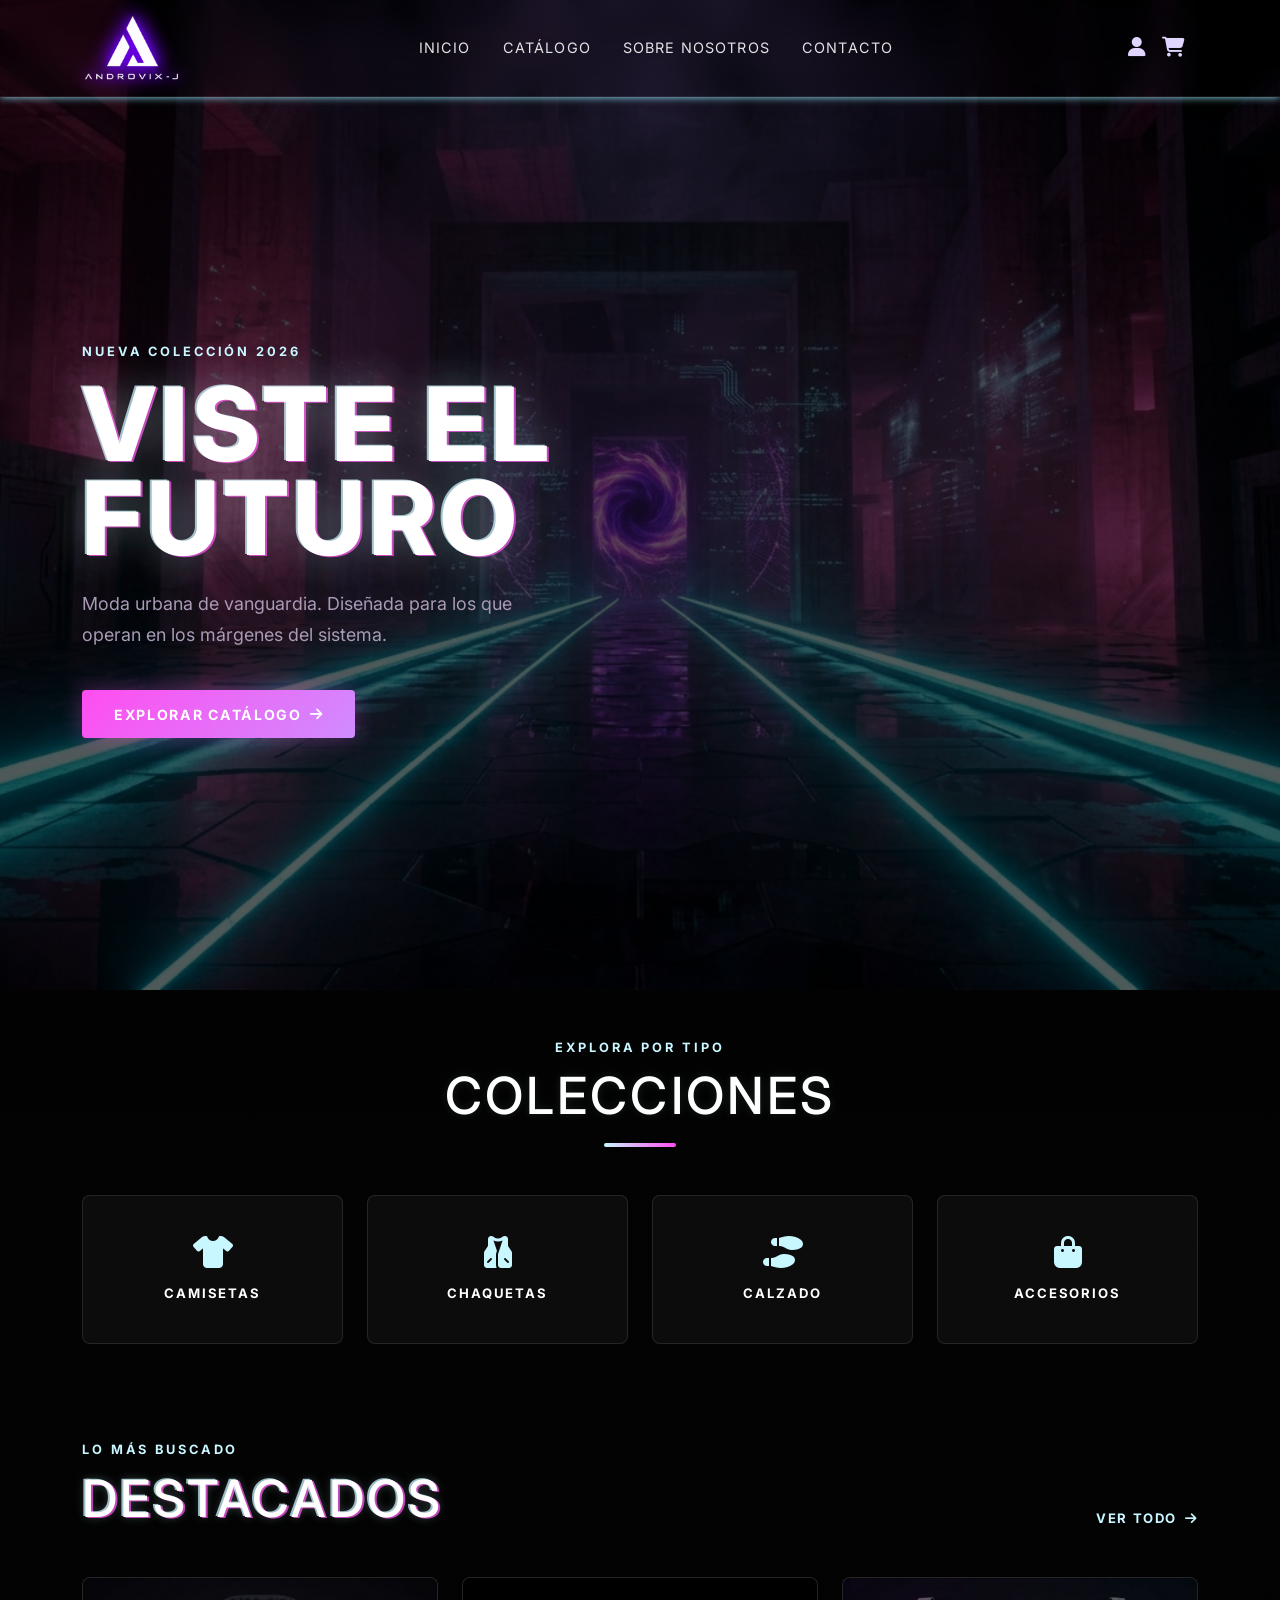
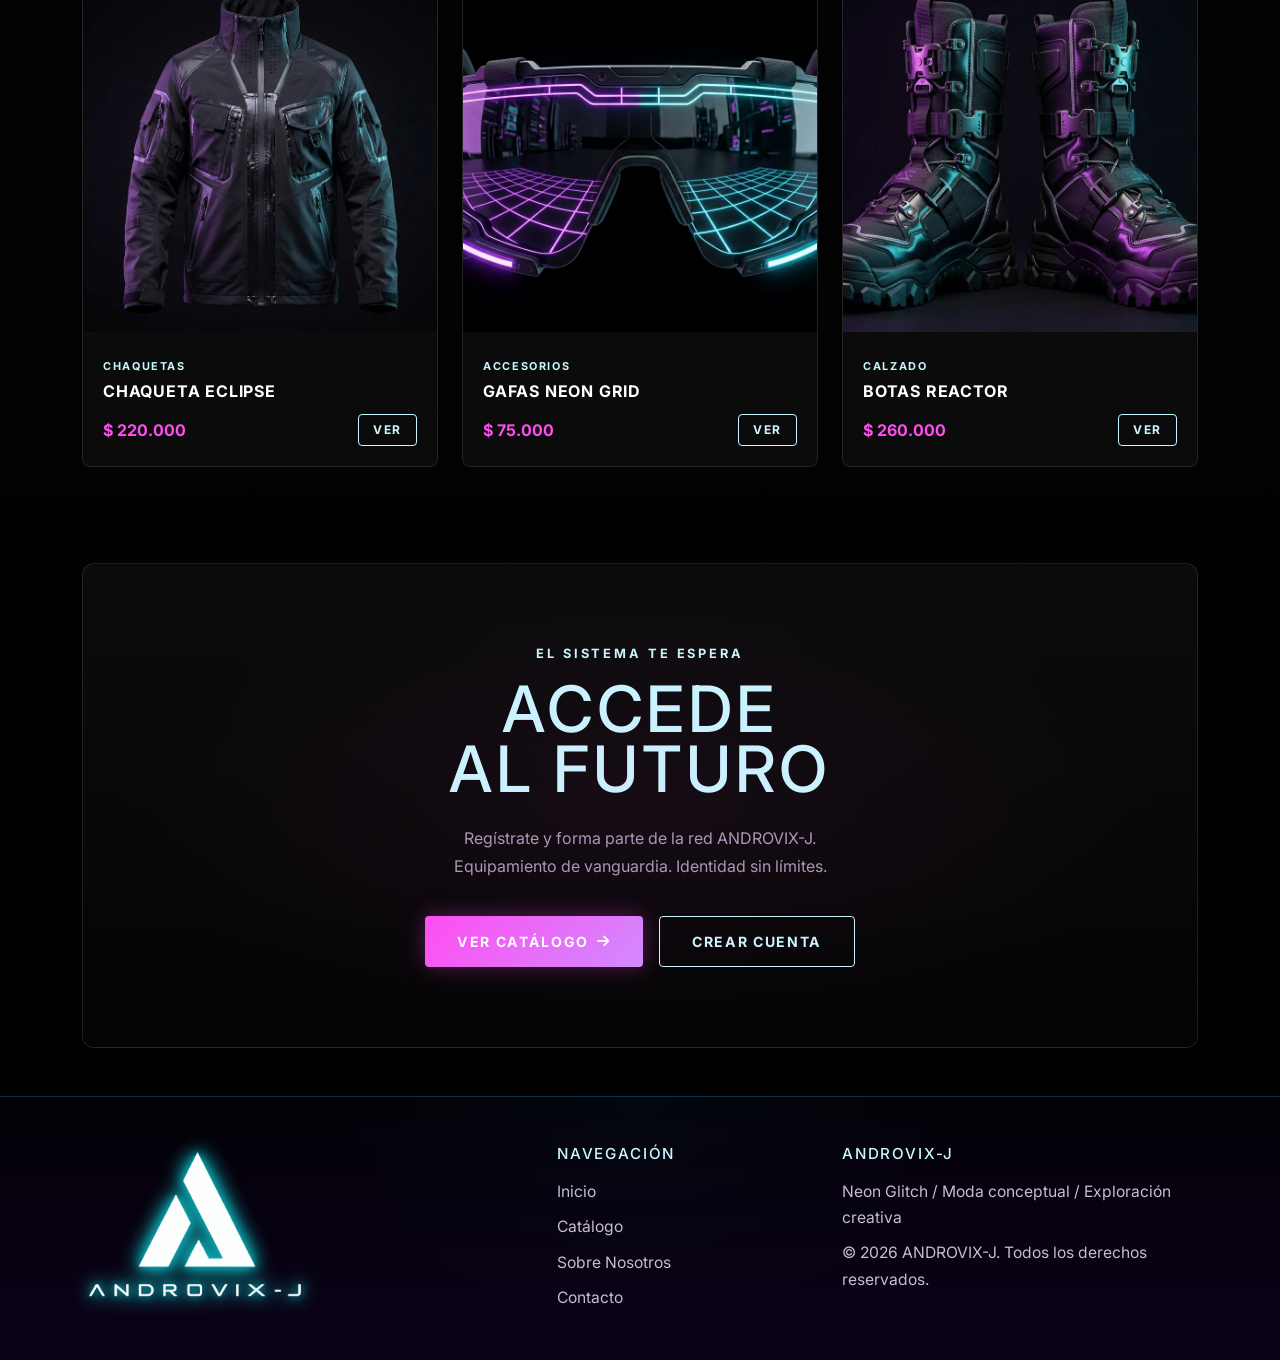
<file: index.html>
<!DOCTYPE html>
<html lang="es">

<head>
    <meta charset="UTF-8">
    <meta name="viewport" content="width=device-width, initial-scale=1.0">
    <meta name="description" content="ANDROVIX-J — Moda urbana futurista con estética cyberpunk. Viste el futuro.">
    <title>ANDROVIX-J</title>

    <link href="https://cdn.jsdelivr.net/npm/bootstrap@5.3.3/dist/css/bootstrap.min.css" rel="stylesheet">
    <link rel="stylesheet" href="https://cdnjs.cloudflare.com/ajax/libs/font-awesome/6.5.0/css/all.min.css">
    <link rel="preconnect" href="https://fonts.googleapis.com">
    <link rel="preconnect" href="https://fonts.gstatic.com" crossorigin>
    <link href="https://fonts.googleapis.com/css2?family=Inter:wght@300;400;500;600;700;800&display=swap" rel="stylesheet">

    <link rel="stylesheet" href="assets/css/global.css">
    <link rel="stylesheet" href="assets/css/navbar.css">
    <link rel="stylesheet" href="assets/css/footer.css">
    <link rel="stylesheet" href="assets/css/index.css">
    <link rel="shortcut icon" href="assets/iconos/logo.png" type="image/x-icon">
</head>

<body>

    <!-- ========================================================= -->
    <!-- INICIO: Navbar (inline — rutas desde raíz)               -->
    <!-- ========================================================= -->
    <nav class="navbar navbar-expand-lg barra-navegacion fixed-top" aria-label="Navegación principal del sitio">
        <div class="container">
            <a class="navbar-brand" href="#inicio">
                <img src="assets/iconos/logoAndrovix.png" class="logo-full" alt="Androvix-J">
            </a>

            <button class="navbar-toggler boton-menu" type="button" data-bs-toggle="collapse"
                data-bs-target="#menuPrincipal" aria-controls="menuPrincipal" aria-expanded="false"
                aria-label="Abrir menú de navegación">
                <span class="navbar-toggler-icon d-none"></span>
                <i class="fa-solid fa-bars fs-2"></i>
            </button>

            <div class="collapse navbar-collapse" id="menuPrincipal">
                <ul class="navbar-nav mx-auto mb-3 mb-lg-0 text-center">
                    <li class="nav-item"><a class="nav-link enlace-navegacion" href="#inicio">Inicio</a></li>
                    <li class="nav-item"><a class="nav-link enlace-navegacion" href="paginas/catalogo.html">Catálogo</a></li>
                    <li class="nav-item"><a class="nav-link enlace-navegacion" href="paginas/acerca.html">Sobre Nosotros</a></li>
                    <li class="nav-item"><a class="nav-link enlace-navegacion" href="paginas/contacto.html">Contacto</a></li>
                </ul>

                <div class="d-flex justify-content-center align-items-center gap-3 iconos-navegacion">
                    <a href="#" class="icono-accion" id="icono-panel" aria-label="Mi cuenta" hidden>
                        <i class="fa-solid fa-id-card fs-5"></i>
                    </a>
                    <a href="paginas/login.html" class="icono-accion" id="icono-usuario" aria-label="Iniciar sesión">
                        <i class="fa-solid fa-user fs-5"></i>
                    </a>
                    <a href="paginas/catalogo.html#carrito" class="icono-accion" aria-label="Ver carrito">
                        <i class="fa-solid fa-cart-shopping fs-5"></i>
                        <span class="badge-carrito" id="cartCounterNavBar" hidden></span>
                    </a>
                </div>
            </div>
        </div>
    </nav>
    <!-- ========================================================= -->
    <!-- FIN: Navbar                                               -->
    <!-- ========================================================= -->


    <!-- ========================================================= -->
    <!-- INICIO: Hero                                              -->
    <!-- ========================================================= -->
    <header class="hero" id="inicio">
        <div class="hero__fondo" aria-hidden="true"></div>
        <div class="hero__contenido container">
            <div class="row align-items-center min-vh-100">
                <div class="col-12 col-lg-7">
                    <p class="etiqueta-hero mb-3">Nueva colección 2026</p>
                    <h1 class="hero__titulo efecto-glitch" data-text="VISTE EL FUTURO">
                        VISTE EL FUTURO
                    </h1>
                    <p class="hero__descripcion">
                        Moda urbana de vanguardia. Diseñada para los que operan
                        en los márgenes del sistema.
                    </p>
                    <a href="paginas/catalogo.html" class="hero__cta">
                        Explorar catálogo <i class="fa-solid fa-arrow-right ms-2"></i>
                    </a>
                </div>
            </div>
        </div>
    </header>
    <!-- ========================================================= -->
    <!-- FIN: Hero                                                 -->
    <!-- ========================================================= -->


    <main>

        <!-- ===================================================== -->
        <!-- INICIO: Colecciones                                   -->
        <!-- ===================================================== -->
        <section class="seccion-categorias py-5 py-lg-6" id="colecciones" aria-labelledby="titulo-categorias">
            <div class="container">
                <div class="text-center mb-5">
                    <p class="subtitulo-seccion mb-2">Explora por tipo</p>
                    <h2 class="titulo-seccion" id="titulo-categorias">COLECCIONES</h2>
                    <span class="linea-destacada mx-auto d-block" aria-hidden="true"></span>
                </div>

                <div class="row g-4">
                    <div class="col-6 col-lg-3">
                        <a href="paginas/catalogo.html?categoria=CAMISETAS" class="tarjeta-categoria" aria-label="Ver camisetas">
                            <i class="fa-solid fa-shirt tarjeta-categoria__icono" aria-hidden="true"></i>
                            <span class="tarjeta-categoria__nombre">Camisetas</span>
                        </a>
                    </div>
                    <div class="col-6 col-lg-3">
                        <a href="paginas/catalogo.html?categoria=CHAQUETAS" class="tarjeta-categoria" aria-label="Ver chaquetas">
                            <i class="fa-solid fa-vest tarjeta-categoria__icono" aria-hidden="true"></i>
                            <span class="tarjeta-categoria__nombre">Chaquetas</span>
                        </a>
                    </div>
                    <div class="col-6 col-lg-3">
                        <a href="paginas/catalogo.html?categoria=CALZADO" class="tarjeta-categoria" aria-label="Ver calzado">
                            <i class="fa-solid fa-shoe-prints tarjeta-categoria__icono" aria-hidden="true"></i>
                            <span class="tarjeta-categoria__nombre">Calzado</span>
                        </a>
                    </div>
                    <div class="col-6 col-lg-3">
                        <a href="paginas/catalogo.html?categoria=ACCESORIOS" class="tarjeta-categoria" aria-label="Ver accesorios">
                            <i class="fa-solid fa-bag-shopping tarjeta-categoria__icono" aria-hidden="true"></i>
                            <span class="tarjeta-categoria__nombre">Accesorios</span>
                        </a>
                    </div>
                </div>
            </div>
        </section>
        <!-- ===================================================== -->
        <!-- FIN: Colecciones                                      -->
        <!-- ===================================================== -->


        <!-- ===================================================== -->
        <!-- INICIO: Productos destacados                          -->
        <!-- ===================================================== -->
        <section class="seccion-destacados py-5 py-lg-6" id="destacados" aria-labelledby="titulo-destacados">
            <div class="container">
                <div class="row justify-content-between align-items-end mb-5">
                    <div class="col-auto">
                        <p class="subtitulo-seccion mb-2">Lo más buscado</p>
                        <h2 class="titulo-seccion efecto-glitch" data-text="DESTACADOS" id="titulo-destacados">
                            DESTACADOS
                        </h2>
                    </div>
                    <div class="col-auto">
                        <a href="paginas/catalogo.html" class="enlace-ver-todo">
                            Ver todo <i class="fa-solid fa-arrow-right ms-1" aria-hidden="true"></i>
                        </a>
                    </div>
                </div>

                <div class="row g-4">
                    <div class="col-12 col-md-4">
                        <article class="tarjeta-destacado">
                            <div class="tarjeta-destacado__imagen-wrap">
                                <img src="assets/img/productos/chaqueta-eclipse.png"
                                    alt="Chaqueta Eclipse — chaqueta urbana con acabado oscuro"
                                    class="tarjeta-destacado__imagen">
                            </div>
                            <div class="tarjeta-destacado__info">
                                <span class="tarjeta-destacado__categoria">Chaquetas</span>
                                <h3 class="tarjeta-destacado__nombre">Chaqueta Eclipse</h3>
                                <div class="tarjeta-destacado__pie">
                                    <span class="tarjeta-destacado__precio">$ 220.000</span>
                                    <a href="paginas/catalogo.html" class="boton-ver">Ver</a>
                                </div>
                            </div>
                        </article>
                    </div>

                    <div class="col-12 col-md-4">
                        <article class="tarjeta-destacado">
                            <div class="tarjeta-destacado__imagen-wrap">
                                <img src="assets/img/productos/gafas-neon-grid.png"
                                    alt="Gafas Neon Grid — accesorio con estética nocturna"
                                    class="tarjeta-destacado__imagen">
                            </div>
                            <div class="tarjeta-destacado__info">
                                <span class="tarjeta-destacado__categoria">Accesorios</span>
                                <h3 class="tarjeta-destacado__nombre">Gafas Neon Grid</h3>
                                <div class="tarjeta-destacado__pie">
                                    <span class="tarjeta-destacado__precio">$ 75.000</span>
                                    <a href="paginas/catalogo.html" class="boton-ver">Ver</a>
                                </div>
                            </div>
                        </article>
                    </div>

                    <div class="col-12 col-md-4">
                        <article class="tarjeta-destacado">
                            <div class="tarjeta-destacado__imagen-wrap">
                                <img src="assets/img/productos/botas-reactor.png"
                                    alt="Botas Reactor — calzado robusto techwear"
                                    class="tarjeta-destacado__imagen">
                            </div>
                            <div class="tarjeta-destacado__info">
                                <span class="tarjeta-destacado__categoria">Calzado</span>
                                <h3 class="tarjeta-destacado__nombre">Botas Reactor</h3>
                                <div class="tarjeta-destacado__pie">
                                    <span class="tarjeta-destacado__precio">$ 260.000</span>
                                    <a href="paginas/catalogo.html" class="boton-ver">Ver</a>
                                </div>
                            </div>
                        </article>
                    </div>
                </div>
            </div>
        </section>
        <!-- ===================================================== -->
        <!-- FIN: Productos destacados                             -->
        <!-- ===================================================== -->


        <!-- ===================================================== -->
        <!-- INICIO: CTA final                                     -->
        <!-- ===================================================== -->
        <section class="seccion-cta py-5 py-lg-6" aria-label="Llamada a la acción">
            <div class="container">
                <div class="cta-panel text-center">
                    <p class="etiqueta-hero mb-3">El sistema te espera</p>
                    <h2 class="cta-panel__titulo titulo-seccion-grande">
                        ACCEDE<br>AL FUTURO
                    </h2>
                    <p class="cta-panel__texto">
                        Regístrate y forma parte de la red ANDROVIX-J.<br>
                        Equipamiento de vanguardia. Identidad sin límites.
                    </p>
                    <div class="d-flex flex-wrap gap-3 justify-content-center">
                        <a href="paginas/catalogo.html" class="hero__cta">
                            Ver catálogo <i class="fa-solid fa-arrow-right ms-2" aria-hidden="true"></i>
                        </a>
                        <a href="paginas/registro.html" class="hero__cta hero__cta--secundario">
                            Crear cuenta
                        </a>
                    </div>
                </div>
            </div>
        </section>
        <!-- ===================================================== -->
        <!-- FIN: CTA final                                        -->
        <!-- ===================================================== -->

    </main>


    <!-- ========================================================= -->
    <!-- INICIO: Footer (inline — rutas desde raíz)               -->
    <!-- ========================================================= -->
    <footer class="pie-pagina py-4 py-lg-5" aria-label="Pie de página">
        <div class="container">
            <div class="row g-4 align-items-start">
                <div class="col-lg-5">
                    <img src="assets/iconos/logoAndrovix.png" class="logo-full-footer" alt="Logo ANDROVIX-J">
                </div>
                <div class="col-sm-6 col-lg-3">
                    <h3 class="encabezado-footer">Navegación</h3>
                    <ul class="lista-footer list-unstyled mb-0">
                        <li><a href="#inicio">Inicio</a></li>
                        <li><a href="paginas/catalogo.html">Catálogo</a></li>
                        <li><a href="paginas/acerca.html">Sobre Nosotros</a></li>
                        <li><a href="paginas/contacto.html">Contacto</a></li>
                    </ul>
                </div>
                <div class="col-sm-6 col-lg-4">
                    <h3 class="encabezado-footer">ANDROVIX-J</h3>
                    <p class="texto-footer mb-2">Neon Glitch / Moda conceptual / Exploración creativa</p>
                    <p class="creditos-footer mb-0">© 2026 ANDROVIX-J. Todos los derechos reservados.</p>
                </div>
            </div>
        </div>
    </footer>
    <!-- ========================================================= -->
    <!-- FIN: Footer                                               -->
    <!-- ========================================================= -->


    <script src="https://cdn.jsdelivr.net/npm/bootstrap@5.3.3/dist/js/bootstrap.bundle.min.js"></script>
    <script src="assets/js/config.js"></script>
    <script src="assets/js/components.js"></script>

</body>

</html>
</file>
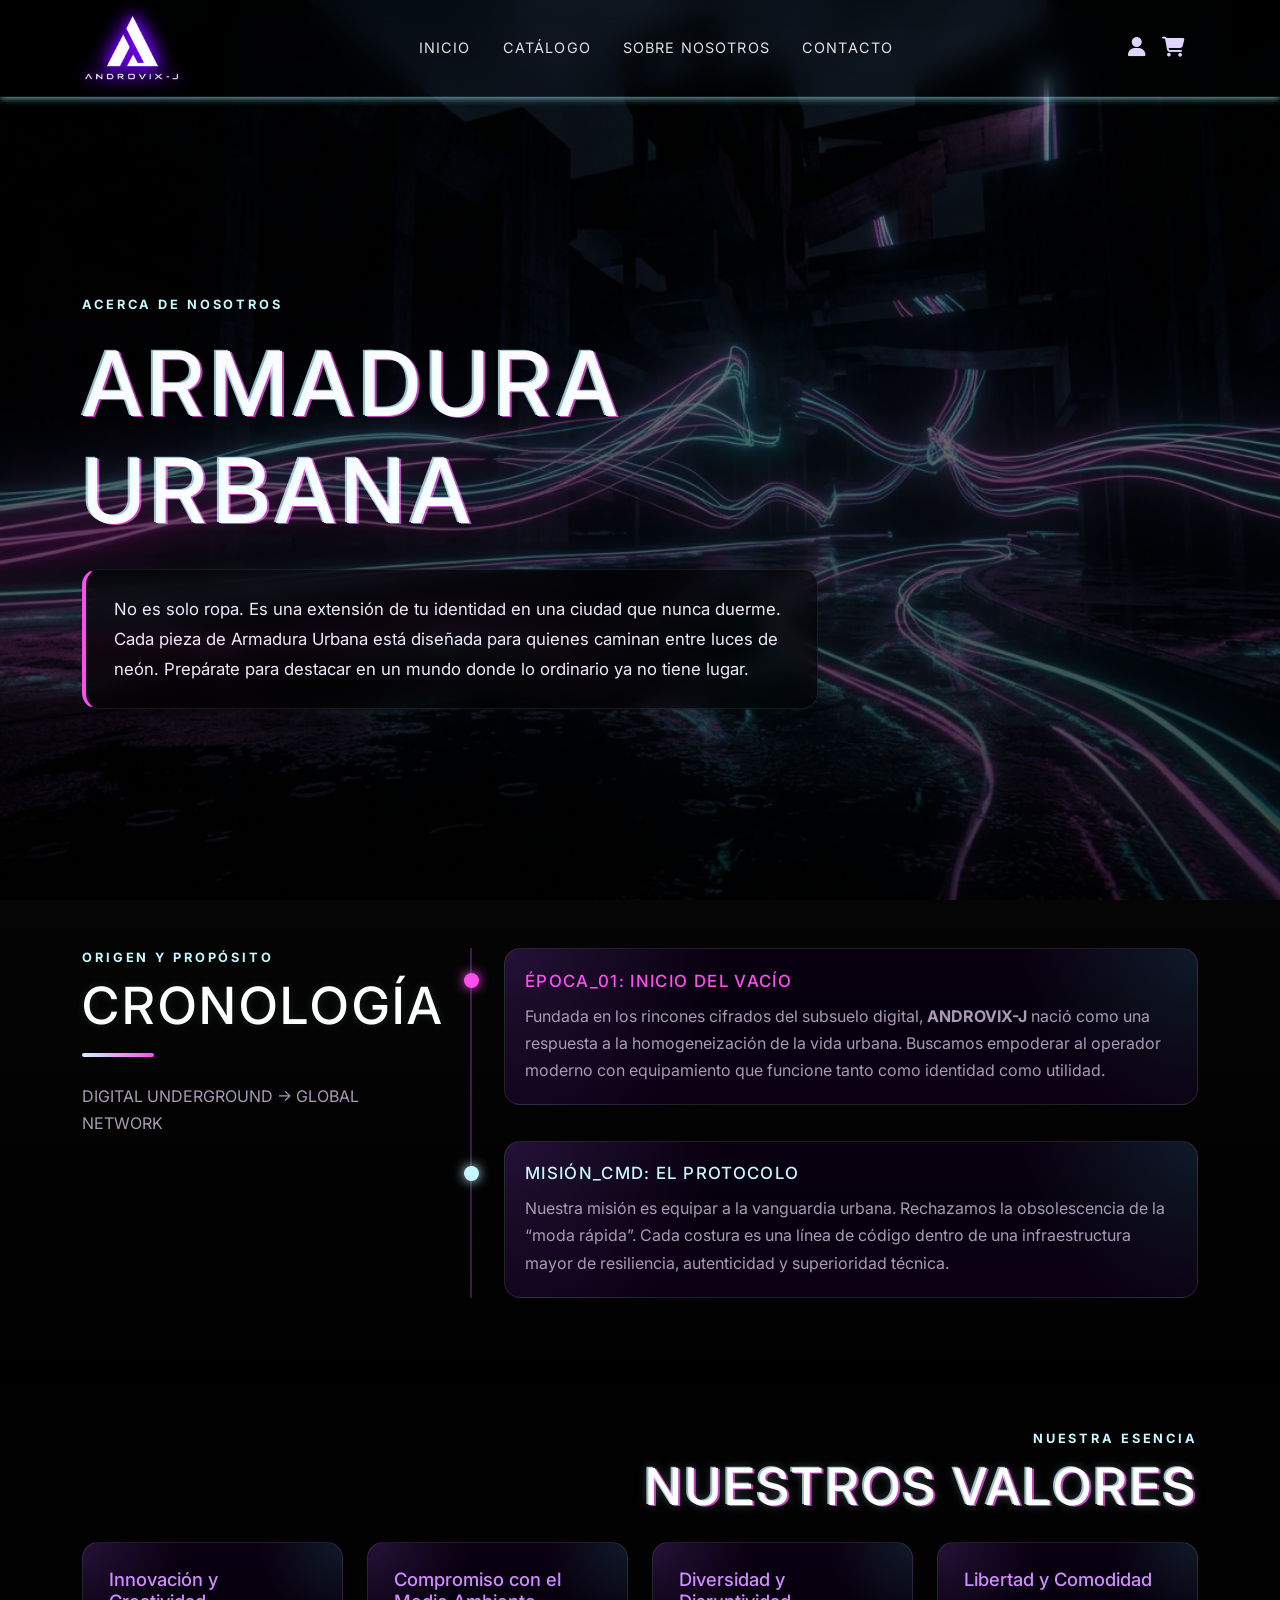
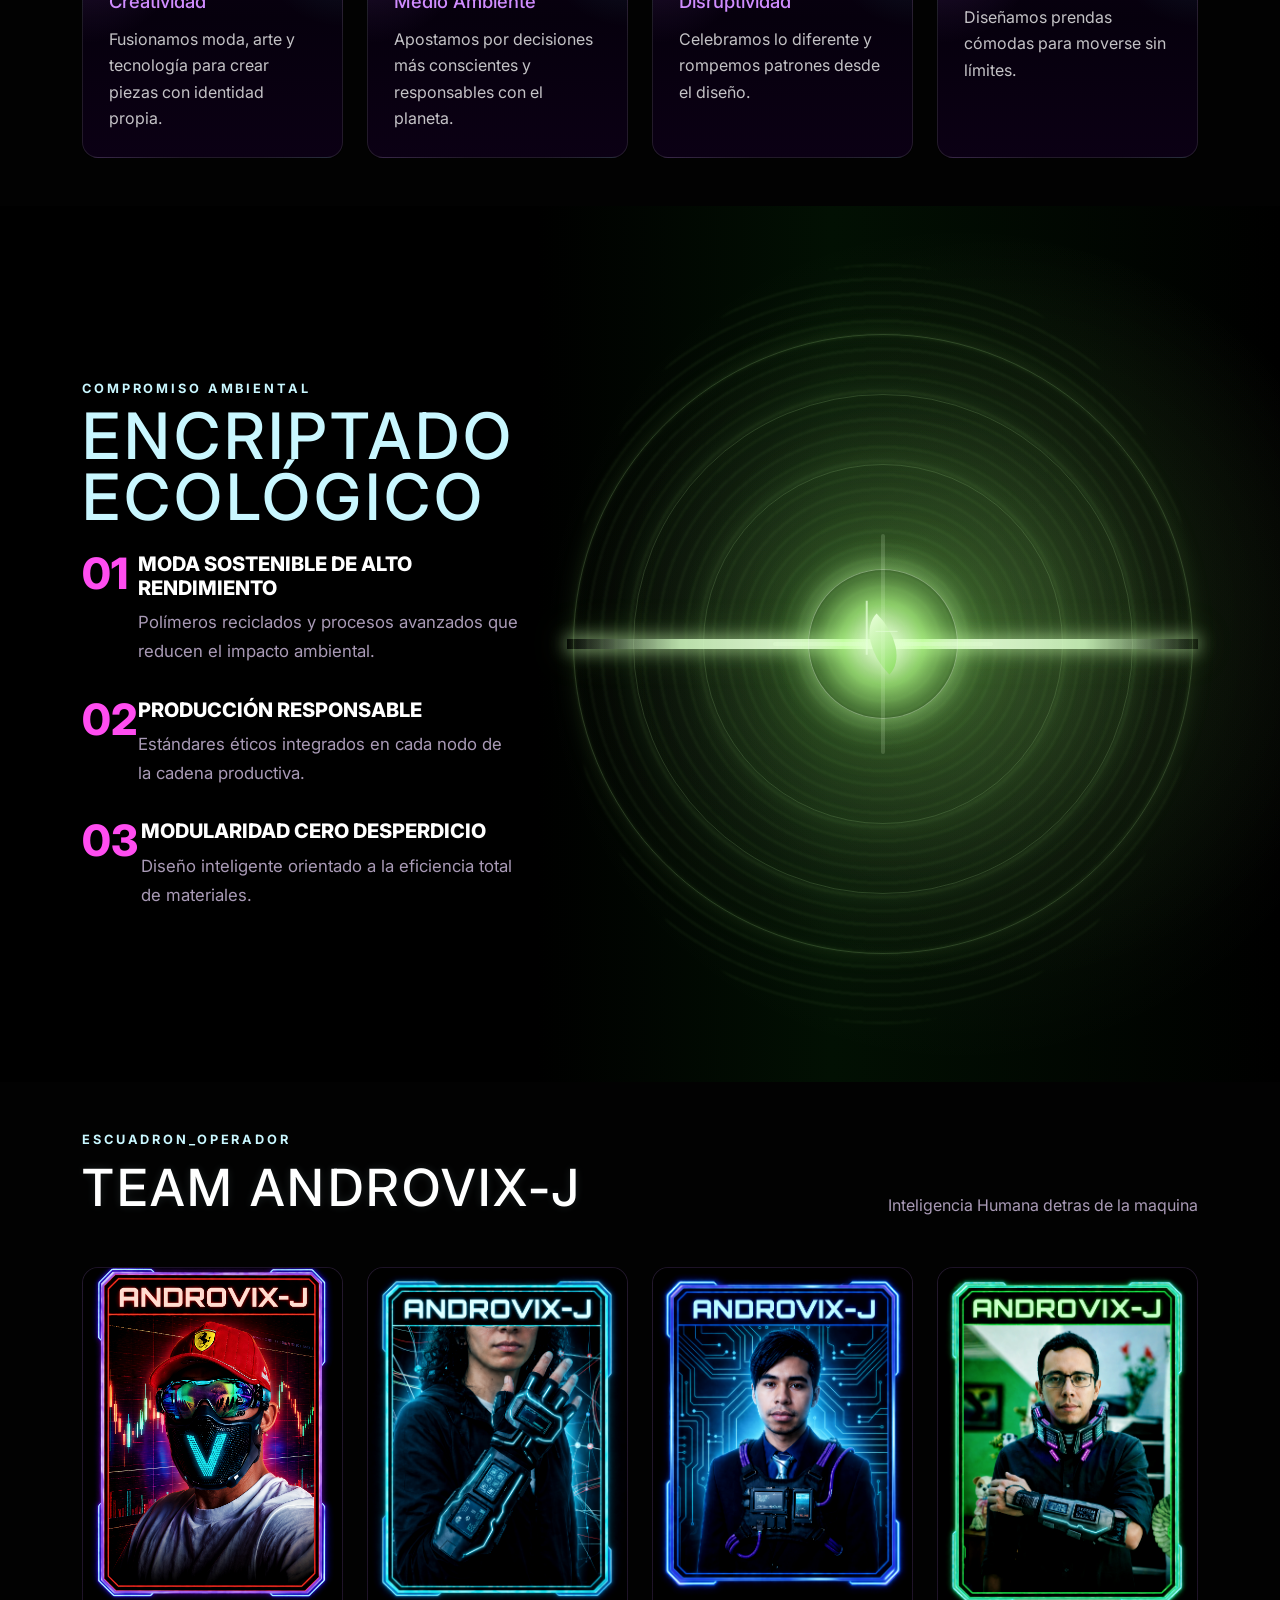
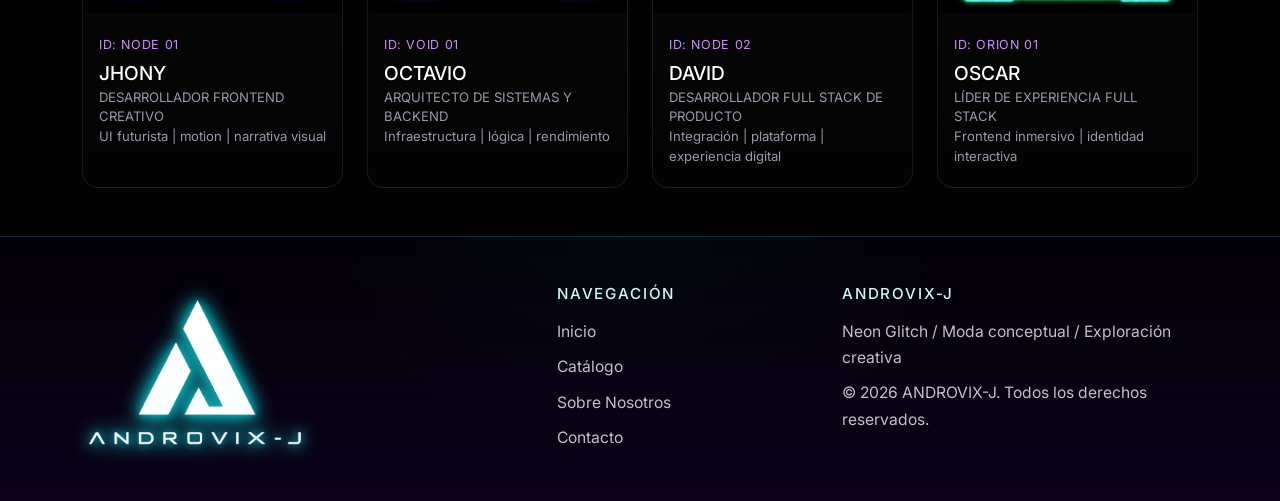
<file: paginas/acerca.html>
<!DOCTYPE html>
<html lang="es">

<head>
    <meta charset="UTF-8">
    <meta name="viewport" content="width=device-width, initial-scale=1.0">
    <meta name="description" content="Conoce la historia, valores, compromiso sostenible y equipo de ANDROVIX-J.">

    
    <title>Acerca de nosotros | ANDROVIX-J</title>
    
    <!-- Bootstrap base para grid, espaciados, utilidades y componentes -->
    <link href="https://cdn.jsdelivr.net/npm/bootstrap@5.3.3/dist/css/bootstrap.min.css" rel="stylesheet">
    
    <!-- Iconos -->
    <link rel="stylesheet" href="https://cdnjs.cloudflare.com/ajax/libs/font-awesome/6.5.0/css/all.min.css">
    
    <!-- Fuente -->
    <link rel="preconnect" href="https://fonts.googleapis.com">
    <link rel="preconnect" href="https://fonts.gstatic.com" crossorigin>
    <link href="https://fonts.googleapis.com/css2?family=Inter:wght@300;400;500;600;700;800&display=swap"
    rel="stylesheet">
    
    <!-- Estilos personalizados -->
    <link rel="stylesheet" href="../assets/css/global.css">
    <link rel="stylesheet" href="../assets/css/navbar.css">
    <link rel="stylesheet" href="../assets/css/footer.css">
    <link rel="stylesheet" href="../assets/css/acerca.css">
    <link rel="shortcut icon" href="../assets/iconos/logo.png" type="image/x-icon">

</head>

<body>

    <!-- ========================================================= -->
    <!-- INICIO: Encabezado principal de la página                 -->
    <!-- ========================================================= -->
    <header class="encabezado-principal" id="inicio">

        <!-- ===================================================== -->
        <!-- CONTENEDOR: Navbar modular                            -->
        <!-- Función: cargar dinámicamente la barra de navegación  -->
        <!-- compartida en todo el proyecto.                       -->
        <!-- ===================================================== -->
        <div id="contenedor-navbar"></div>

        <!-- ===================================================== -->
        <!-- INICIO: Sección hero                                  -->
        <!-- ===================================================== -->
        <section class="seccion-hero d-flex align-items-center">
            <div class="container py-5">
                <div class="row justify-content-center justify-content-lg-start">
                    <div class="col-12 col-lg-8 col-xxl-7">
                        <div class="contenido-hero">
                            <p class="etiqueta-hero mb-3">Acerca de nosotros</p>
                            <h1 class="titulo-principal efecto-glitch" data-text="ARMADURA URBANA">ARMADURA URBANA</h1>
                            <div class="caja-mensaje-hero mt-4">
                                <p class="descripcion-hero mb-0">
                                    No es solo ropa. Es una extensión de tu identidad en una ciudad que nunca duerme.
                                    Cada pieza de Armadura Urbana está diseñada para quienes caminan entre luces de
                                    neón.
                                    Prepárate para destacar en un mundo donde lo ordinario ya no tiene lugar.
                                </p>
                            </div>
                        </div>
                    </div>
                </div>
            </div>
        </section>
        <!-- ===================================================== -->
        <!-- FIN: Sección hero                                     -->
        <!-- ===================================================== -->

    </header>
    <!-- ========================================================= -->
    <!-- FIN: Encabezado principal de la página                    -->
    <!-- ========================================================= -->


    <!-- ========================================================= -->
    <!-- INICIO: Contenido principal de la página                  -->
    <!-- Función: agrupar todas las secciones informativas sobre   -->
    <!-- la marca, su historia, valores, sostenibilidad y equipo.  -->
    <!-- ========================================================= -->
    <main>

        <!-- ===================================================== -->
        <!-- INICIO: Sección historia y misión                     -->
        <!-- ===================================================== -->
        <section class="seccion-historia py-5 py-lg-6" id="mision" aria-labelledby="titulo-historia">
            <div class="container">
                <div class="row g-4 g-lg-5 align-items-start">
                    <div class="col-lg-4">
                        <div class="encabezado-seccion">
                            <p class="subtitulo-seccion mb-2">Origen y propósito</p>
                            <h2 class="titulo-seccion" id="titulo-historia">CRONOLOGÍA</h2>
                            <span class="linea-destacada" aria-hidden="true"></span>
                            <p class="texto-apoyo-seccion mb-0">DIGITAL UNDERGROUND → GLOBAL NETWORK</p>
                        </div>
                    </div>

                    <div class="col-lg-8">
                        <div class="linea-tiempo-historia">
                            <article class="evento-historia evento-rosa">
                                <div class="contenido-evento">
                                    <h3 class="titulo-evento">ÉPOCA_01: INICIO DEL VACÍO</h3>
                                    <p class="descripcion-historia mb-0">
                                        Fundada en los rincones cifrados del subsuelo digital,
                                        <strong>ANDROVIX-J</strong>
                                        nació como una respuesta a la homogeneización de la vida urbana. Buscamos
                                        empoderar al operador moderno con equipamiento que funcione tanto como
                                        identidad como utilidad.
                                    </p>
                                </div>
                            </article>

                            <article class="evento-historia evento-cian">
                                <div class="contenido-evento">
                                    <h3 class="titulo-evento">MISIÓN_CMD: EL PROTOCOLO</h3>
                                    <p class="descripcion-historia mb-0">
                                        Nuestra misión es equipar a la vanguardia urbana. Rechazamos la
                                        obsolescencia de la “moda rápida”. Cada costura es una línea de código
                                        dentro de una infraestructura mayor de resiliencia, autenticidad y
                                        superioridad técnica.
                                    </p>
                                </div>
                            </article>
                        </div>
                    </div>
                </div>
            </div>
        </section>
        <!-- ===================================================== -->
        <!-- FIN: Sección historia y misión                        -->
        <!-- ===================================================== -->

        <!-- ===================================================== -->
        <!-- INICIO: Sección de valores                            -->
        <!-- ===================================================== -->
        <section class="seccion-valores py-5 py-lg-6" id="valores" aria-labelledby="titulo-valores">
            <div class="container">
                <div class="row justify-content-end mb-4">
                    <div class="col-lg-8 text-lg-end">
                        <p class="subtitulo-seccion mb-2">Nuestra esencia</p>
                        <h2 class="titulo-seccion efecto-glitch" data-text="NUESTROS VALORES" id="titulo-valores">
                            NUESTROS VALORES
                        </h2>
                    </div>
                </div>

                <div class="row g-4 contenedor-valores">
                    <div class="col-12 col-md-6 col-xl-3 d-flex">
                        <article class="tarjeta-valor h-100 w-100">
                            <h3 class="titulo-tarjeta-valor">Innovación y Creatividad</h3>
                            <p class="mb-0">
                                Fusionamos moda, arte y tecnología para crear piezas con identidad propia.
                            </p>
                        </article>
                    </div>

                    <div class="col-12 col-md-6 col-xl-3 d-flex">
                        <article class="tarjeta-valor h-100 w-100">
                            <h3 class="titulo-tarjeta-valor">Compromiso con el Medio Ambiente</h3>
                            <p class="mb-0">
                                Apostamos por decisiones más conscientes y responsables con el planeta.
                            </p>
                        </article>
                    </div>

                    <div class="col-12 col-md-6 col-xl-3 d-flex">
                        <article class="tarjeta-valor h-100 w-100">
                            <h3 class="titulo-tarjeta-valor">Diversidad y Disruptividad</h3>
                            <p class="mb-0">
                                Celebramos lo diferente y rompemos patrones desde el diseño.
                            </p>
                        </article>
                    </div>

                    <div class="col-12 col-md-6 col-xl-3 d-flex">
                        <article class="tarjeta-valor h-100 w-100">
                            <h3 class="titulo-tarjeta-valor">Libertad y Comodidad</h3>
                            <p class="mb-0">
                                Diseñamos prendas cómodas para moverse sin límites.
                            </p>
                        </article>
                    </div>
                </div>
            </div>
        </section>
        <!-- ===================================================== -->
        <!-- FIN: Sección de valores                               -->
        <!-- ===================================================== -->

        <!-- ===================================================== -->
        <!-- INICIO: Sección de sostenibilidad                     -->
        <!-- ===================================================== -->
        <section class="seccion-sostenibilidad py-5 py-lg-6" id="sostenibilidad"
            aria-labelledby="titulo-sostenibilidad">
            <div class="container">
                <div class="row g-4 g-xl-5 align-items-center">
                    <div class="col-12 col-xl-5">
                        <div class="contenido-sostenibilidad">
                            <p class="subtitulo-seccion mb-2">Compromiso ambiental</p>
                            <h2 class="titulo-seccion-grande mb-4" id="titulo-sostenibilidad">
                                ENCRIPTADO<br>ECOLÓGICO
                            </h2>

                            <div class="lista-pilares-sostenibilidad">
                                <article class="item-pilar-sostenibilidad d-flex gap-3">
                                    <span class="numero-pilar-sostenibilidad">01</span>
                                    <div class="detalle-pilar-sostenibilidad">
                                        <h3 class="titulo-pilar-sostenibilidad">Moda sostenible de alto rendimiento</h3>
                                        <p class="descripcion-pilar-sostenibilidad mb-0">
                                            Polímeros reciclados y procesos avanzados que reducen el impacto ambiental.
                                        </p>
                                    </div>
                                </article>

                                <article class="item-pilar-sostenibilidad d-flex gap-3">
                                    <span class="numero-pilar-sostenibilidad">02</span>
                                    <div class="detalle-pilar-sostenibilidad">
                                        <h3 class="titulo-pilar-sostenibilidad">Producción responsable</h3>
                                        <p class="descripcion-pilar-sostenibilidad mb-0">
                                            Estándares éticos integrados en cada nodo de la cadena productiva.
                                        </p>
                                    </div>
                                </article>

                                <article class="item-pilar-sostenibilidad d-flex gap-3 mb-0">
                                    <span class="numero-pilar-sostenibilidad">03</span>
                                    <div class="detalle-pilar-sostenibilidad">
                                        <h3 class="titulo-pilar-sostenibilidad">Modularidad cero desperdicio</h3>
                                        <p class="descripcion-pilar-sostenibilidad mb-0">
                                            Diseño inteligente orientado a la eficiencia total de materiales.
                                        </p>
                                    </div>
                                </article>
                            </div>
                        </div>
                    </div>

                    <div class="col-12 col-xl-7">
                        <div class="visual-sostenibilidad">
                            <div class="orbita-sostenibilidad orbita-sostenibilidad-externa" aria-hidden="true"></div>
                            <div class="orbita-sostenibilidad orbita-sostenibilidad-media" aria-hidden="true"></div>
                            <div class="orbita-sostenibilidad orbita-sostenibilidad-interna" aria-hidden="true"></div>
                            <div class="haz-sostenibilidad" aria-hidden="true"></div>
                            <div class="nucleo-sostenibilidad" aria-hidden="true">
                                <span class="hoja-sostenibilidad"></span>
                            </div>
                        </div>
                    </div>
                </div>
            </div>
        </section>
        <!-- ===================================================== -->
        <!-- FIN: Sección de sostenibilidad                        -->
        <!-- ===================================================== -->

        <!-- ===================================================== -->
        <!-- INICIO: Sección del equipo                            -->
        <!-- ===================================================== -->
        <section class="seccion-equipo py-5 py-lg-6" id="equipo" aria-labelledby="titulo-equipo">
            <div class="container">
                <div class="row justify-content-between align-items-end g-3 mb-4 mb-lg-5">
                    <div class="col-lg-7">
                        <p class="subtitulo-seccion mb-2">Escuadron_Operador</p>
                        <h2 class="titulo-seccion" id="titulo-equipo">TEAM ANDROVIX-J</h2>
                    </div>
                    <div class="col-lg-5">
                        <p class="descripcion-seccion text-lg-end mb-0">
                            Inteligencia Humana detras de la maquina
                        </p>
                    </div>
                </div>

                <div class="row row-cols-1 row-cols-sm-2 row-cols-lg-3 row-cols-xl-4 g-4">
                    <div class="col d-flex">
                        <article class="card tarjeta-equipo w-100 h-100">
                            <img src="../assets/img/card-jhony.png" class="card-img-top imagen-integrante"
                                alt="Fotografía de Jhony">
                            <div class="card-body cuerpo-tarjeta-equipo">
                                <span class="identificador-integrante">ID: NODE 01</span>
                                <h3 class="nombre-integrante">Jhony</h3>
                                <p class="rol-integrante mb-0">DESARROLLADOR FRONTEND CREATIVO <br>UI futurista | motion
                                    | narrativa visual</p>
                            </div>
                        </article>
                    </div>

                    <div class="col d-flex">
                        <article class="card tarjeta-equipo w-100 h-100">
                            <img src="../assets/img/card-octavio.png" class="card-img-top imagen-integrante"
                                alt="Fotografía de Octavio">
                            <div class="card-body cuerpo-tarjeta-equipo">
                                <span class="identificador-integrante">ID: VOID 01</span>
                                <h3 class="nombre-integrante">Octavio</h3>
                                <p class="rol-integrante mb-0">ARQUITECTO DE SISTEMAS Y BACKEND<br>Infraestructura |
                                    lógica | rendimiento</p>
                            </div>
                        </article>
                    </div>

                    <div class="col d-flex">
                        <article class="card tarjeta-equipo w-100 h-100">
                            <img src="../assets/img/card-david.png" class="card-img-top imagen-integrante"
                                alt="Fotografía de David">
                            <div class="card-body cuerpo-tarjeta-equipo">
                                <span class="identificador-integrante">ID: NODE 02 </span>
                                <h3 class="nombre-integrante">David</h3>
                                <p class="rol-integrante mb-0">DESARROLLADOR FULL STACK DE PRODUCTO<br>Integración |
                                    plataforma | experiencia digital</p>
                            </div>
                        </article>
                    </div>

                    <div class="col d-flex">
                        <article class="card tarjeta-equipo w-100 h-100">
                            <img src="../assets/img/card-oscar.png" class="card-img-top imagen-integrante"
                                alt="Fotografía de Oscar" style="background-color: aquamarine;">
                            <div class="card-body cuerpo-tarjeta-equipo">
                                <span class="identificador-integrante">ID: ORION 01</span>
                                <h3 class="nombre-integrante">Oscar</h3>
                                <p class="rol-integrante mb-0">LÍDER DE EXPERIENCIA FULL STACK<br>Frontend inmersivo |
                                    identidad interactiva</p>
                            </div>
                        </article>
                    </div>
                </div>
            </div>
        </section>
        <!-- ===================================================== -->
        <!-- FIN: Sección del equipo                               -->
        <!-- ===================================================== -->

    </main>
    <!-- ========================================================= -->
    <!-- FIN: Contenido principal de la página                     -->
    <!-- ========================================================= -->

    <!-- ========================================================= -->
    <!-- CONTENEDOR: Footer modular                                -->
    <!-- Función: cargar dinámicamente el pie de página global     -->
    <!-- compartido en todo el proyecto.                           -->
    <!-- ========================================================= -->
    <div id="contenedor-footer"></div>

    <!-- ========================================================= -->
    <!-- SCRIPTS DEL SITIO                                         -->
    <!-- Función: cargar componentes reutilizables y habilitar     -->
    <!-- funcionalidades base de Bootstrap.                        -->
    <!-- ========================================================= -->
    <script src="https://cdn.jsdelivr.net/npm/bootstrap@5.3.3/dist/js/bootstrap.bundle.min.js"></script>
    <script src="../assets/js/config.js"></script>
    <script src="../assets/js/components.js"></script>
</body>

</html>
</file>
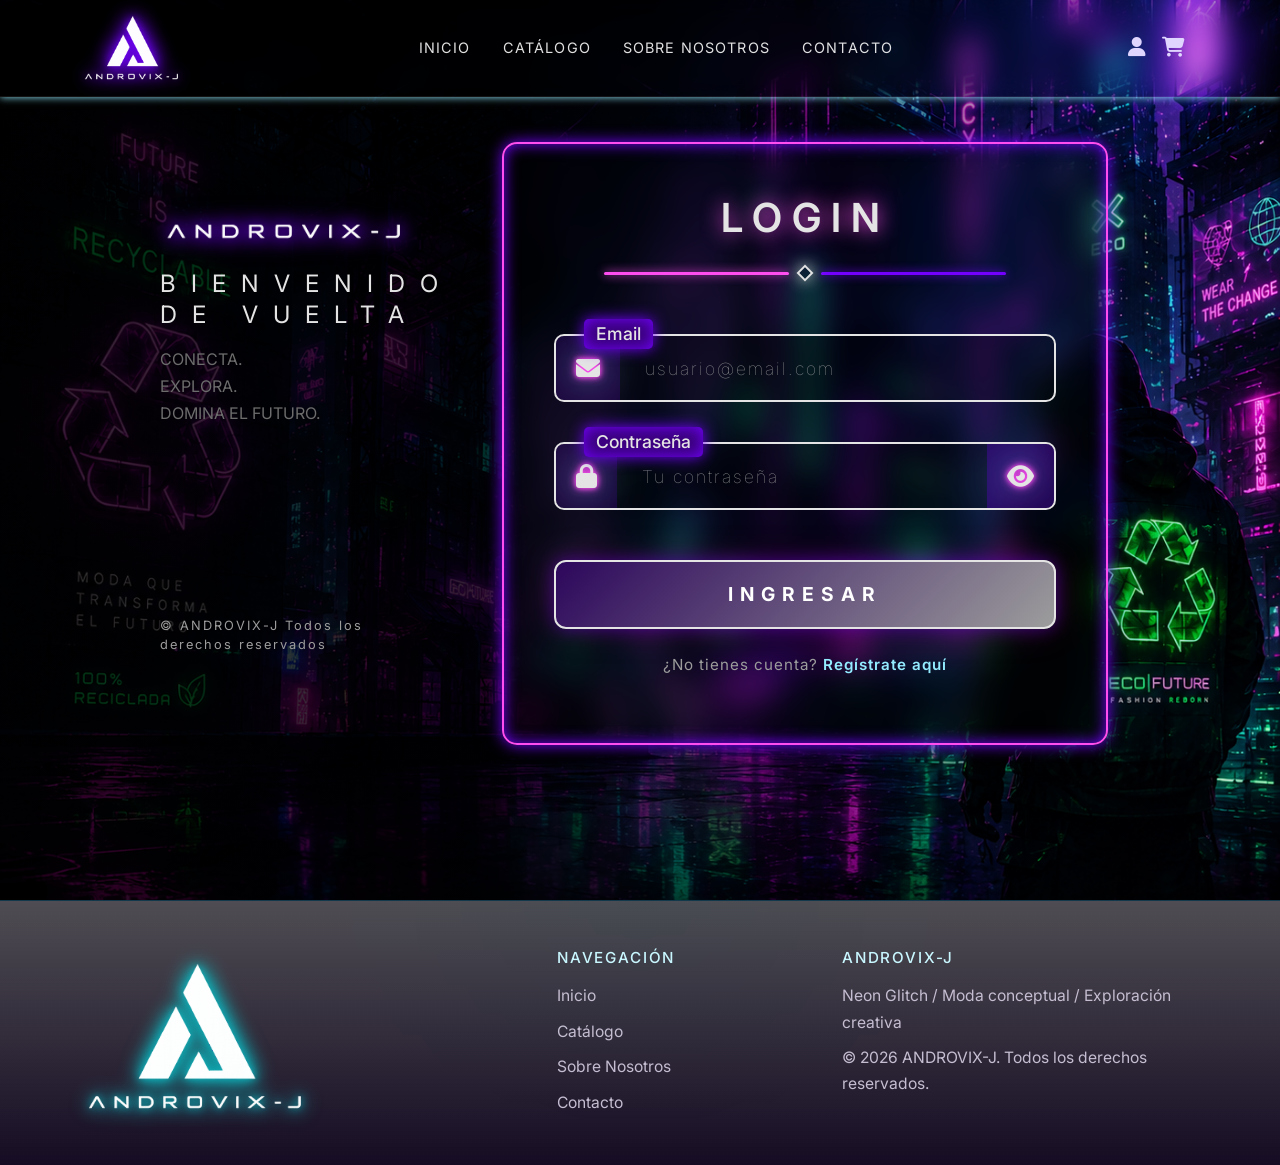
<file: paginas/administrador.html>
<!DOCTYPE html>
<html lang="es">

<head>
    <meta charset="UTF-8">
    <meta name="viewport" content="width=device-width, initial-scale=1.0">
    <meta name="description" content="Panel de administración de productos de ANDROVIX-J.">
    <title>Administrador | ANDROVIX-J</title>

    <!-- Bootstrap base para grid, espaciados, utilidades y componentes -->
    <link href="https://cdn.jsdelivr.net/npm/bootstrap@5.3.3/dist/css/bootstrap.min.css" rel="stylesheet">

    <!-- Iconos -->
    <link rel="stylesheet" href="https://cdnjs.cloudflare.com/ajax/libs/font-awesome/6.5.0/css/all.min.css">

    <!-- Fuente -->
    <link rel="preconnect" href="https://fonts.googleapis.com">
    <link rel="preconnect" href="https://fonts.gstatic.com" crossorigin>
    <link href="https://fonts.googleapis.com/css2?family=Inter:wght@300;400;500;600;700;800&display=swap"
        rel="stylesheet">

    <!-- Estilos personalizados -->
    <link rel="stylesheet" href="../assets/css/global.css">
    <link rel="stylesheet" href="../assets/css/navbar.css">
    <link rel="stylesheet" href="../assets/css/footer.css">
    <link rel="stylesheet" href="../assets/css/administrador.css">
    <link rel="shortcut icon" href="../assets/iconos/logo.png" type="image/x-icon">
</head>

<body>
    <!-- ========================================================= -->
    <!-- INICIO: Encabezado principal de administrador             -->
    <!-- ========================================================= -->
    <header class="encabezado-principal" id="inicio">
        <div id="contenedor-navbar"></div>

        <section class="seccion-hero-administrador d-flex align-items-center">
            <div class="container py-5">
                <div class="row justify-content-center justify-content-lg-start">
                    <div class="col-12 col-lg-8 col-xxl-7">
                        <div class="contenido-hero-administrador">
                            <p class="etiqueta-hero mb-3">Panel interno</p>
                            <h1 class="titulo-principal titulo-principal-admin efecto-glitch" data-text="ADMINISTRADOR">
                                ADMINISTRADOR
                            </h1>
                        </div>
                    </div>
                </div>
            </div>
        </section>
    </header>
    <!-- ========================================================= -->
    <!-- FIN: Encabezado principal de administrador                -->
    <!-- ========================================================= -->

    <!-- ========================================================= -->
    <!-- INICIO: Contenido principal                               -->
    <!-- ========================================================= -->
    <main class="seccion-administrador py-5 py-lg-6">
        <div class="container">
            <div class="row justify-content-center mb-4 mb-lg-5">
                <div class="col-lg-10 text-center">
                    <p class="subtitulo-seccion mb-2">Gestión de productos</p>
                    <h2 class="titulo-seccion efecto-glitch" data-text="CREAR PRODUCTO">CREAR PRODUCTO</h2>
                    <span class="linea-destacada" aria-hidden="true"></span>
                </div>
            </div>

            <section class="panel-administrador">
                <!-- ================================================= -->
                <!-- INICIO: Formulario de administrador               -->
                <!-- ================================================= -->
                <form id="formulario-producto" class="formulario-administrador" novalidate>
                    <h3 class="titulo-panel">Datos del producto</h3>

                    <div class="fila-formulario">
                        <label class="campo-formulario" for="inputNombreProducto">
                            Nombre del producto
                            <input type="text" id="inputNombreProducto" name="nombre" placeholder="Ej: Chaqueta Neon"
                                maxlength="80" required>
                        </label>

                        <label class="campo-formulario" for="inputCategoriaProducto">
                            Categoría
                            <select id="inputCategoriaProducto" name="categoria" required>
                                <option value="">Selecciona una categoría</option>
                                <option value="CHAQUETAS">Chaquetas</option>
                                <option value="CAMISETAS">Camisetas</option>
                                <option value="PANTALONES">Pantalones</option>
                                <option value="ACCESORIOS">Accesorios</option>
                                <option value="CALZADO">Calzado</option>
                            </select>
                        </label>
                    </div>

                    <div class="fila-formulario">
                        <label class="campo-formulario" for="inputPrecioProducto">
                            Precio
                            <input type="number" id="inputPrecioProducto" name="precio" placeholder="Ej: 189900" min="0"
                                required>
                        </label>

                        <label class="campo-formulario" for="inputStockProducto">
                            Stock
                            <input type="number" id="inputStockProducto" name="stock" placeholder="Ej: 8" min="0"
                                required>
                        </label>
                    </div>

                    <label class="campo-formulario" for="inputImagenProducto">
                        Nombre del archivo de Imagen
                        <input type="text" id="inputImagenProducto" name="imagen" placeholder="Ej: mochila-kernel.png"
                            required>
                        <small class="form-text"> Escribe solo el nombre del archivo ubicado en assets/img/productos/
                        </small>
                    </label>

                    <label class="campo-formulario" for="inputDescripcionProducto">
                        Descripción
                        <textarea id="inputDescripcionProducto" name="descripcion" rows="5"
                            placeholder="Describe el producto..." maxlength="300" required></textarea>
                    </label>

                    <div id="mensaje-admin" class="mensaje-admin" role="alert" aria-live="polite"></div>

                    <button type="submit" class="boton-principal-admin" id="boton-submit-admin">
                        Guardar producto
                    </button>
                    <button type="button" class="boton-cancelar-admin" id="boton-cancelar-edicion" hidden>
                        Cancelar edición
                    </button>
                </form>
                <!-- ================================================= -->
                <!-- FIN: Formulario de administrador                  -->
                <!-- ================================================= -->

                <!-- ================================================= -->
                <!-- INICIO: Previsualización de tarjeta               -->
                <!-- ================================================= -->
                <div class="previa-producto" id="previa-producto" aria-label="Previsualización del producto">
                    <p class="previa-producto__etiqueta">Previsualización</p>
                    <div class="previa-producto__vacio" id="previa-vacio">
                        <i class="fa-regular fa-image" aria-hidden="true"></i>
                        <p>Completa el formulario<br>para ver la tarjeta</p>
                    </div>
                    <div class="previa-producto__tarjeta" id="previa-tarjeta" hidden></div>
                </div>
                <!-- ================================================= -->
                <!-- FIN: Previsualización de tarjeta                  -->
                <!-- ================================================= -->
            </section>
        </div>
    </main>
    <!-- ========================================================= -->
    <!-- FIN: Contenido principal                                  -->
    <!-- ========================================================= -->

    <!-- ========================================================= -->
    <!-- INICIO: Lista de productos registrados                   -->
    <!-- ========================================================= -->
    <section class="seccion-administrador pb-5">
        <div class="container">
            <div class="row justify-content-center mb-4">
                <div class="col-lg-10 text-center">
                    <p class="subtitulo-seccion mb-2">Inventario</p>
                    <h2 class="titulo-seccion efecto-glitch" data-text="PRODUCTOS REGISTRADOS">PRODUCTOS REGISTRADOS</h2>
                    <span class="linea-destacada" aria-hidden="true"></span>
                </div>
            </div>
            <div class="panel-administrador panel-administrador--centrado">
                <div id="lista-productos-admin" class="lista-productos-admin">
                    <p class="lista-productos-admin__vacio">Cargando productos...</p>
                </div>
            </div>
        </div>
    </section>
    <!-- ========================================================= -->
    <!-- FIN: Lista de productos registrados                       -->
    <!-- ========================================================= -->

    <div id="contenedor-footer"></div>

    <script src="https://cdn.jsdelivr.net/npm/bootstrap@5.3.3/dist/js/bootstrap.bundle.min.js"></script>
    <script src="../assets/js/config.js"></script>
    <script src="../assets/js/components.js"></script>
    <script src="../assets/js/paginas/administrador.js"></script>
</body>

</html>
</file>
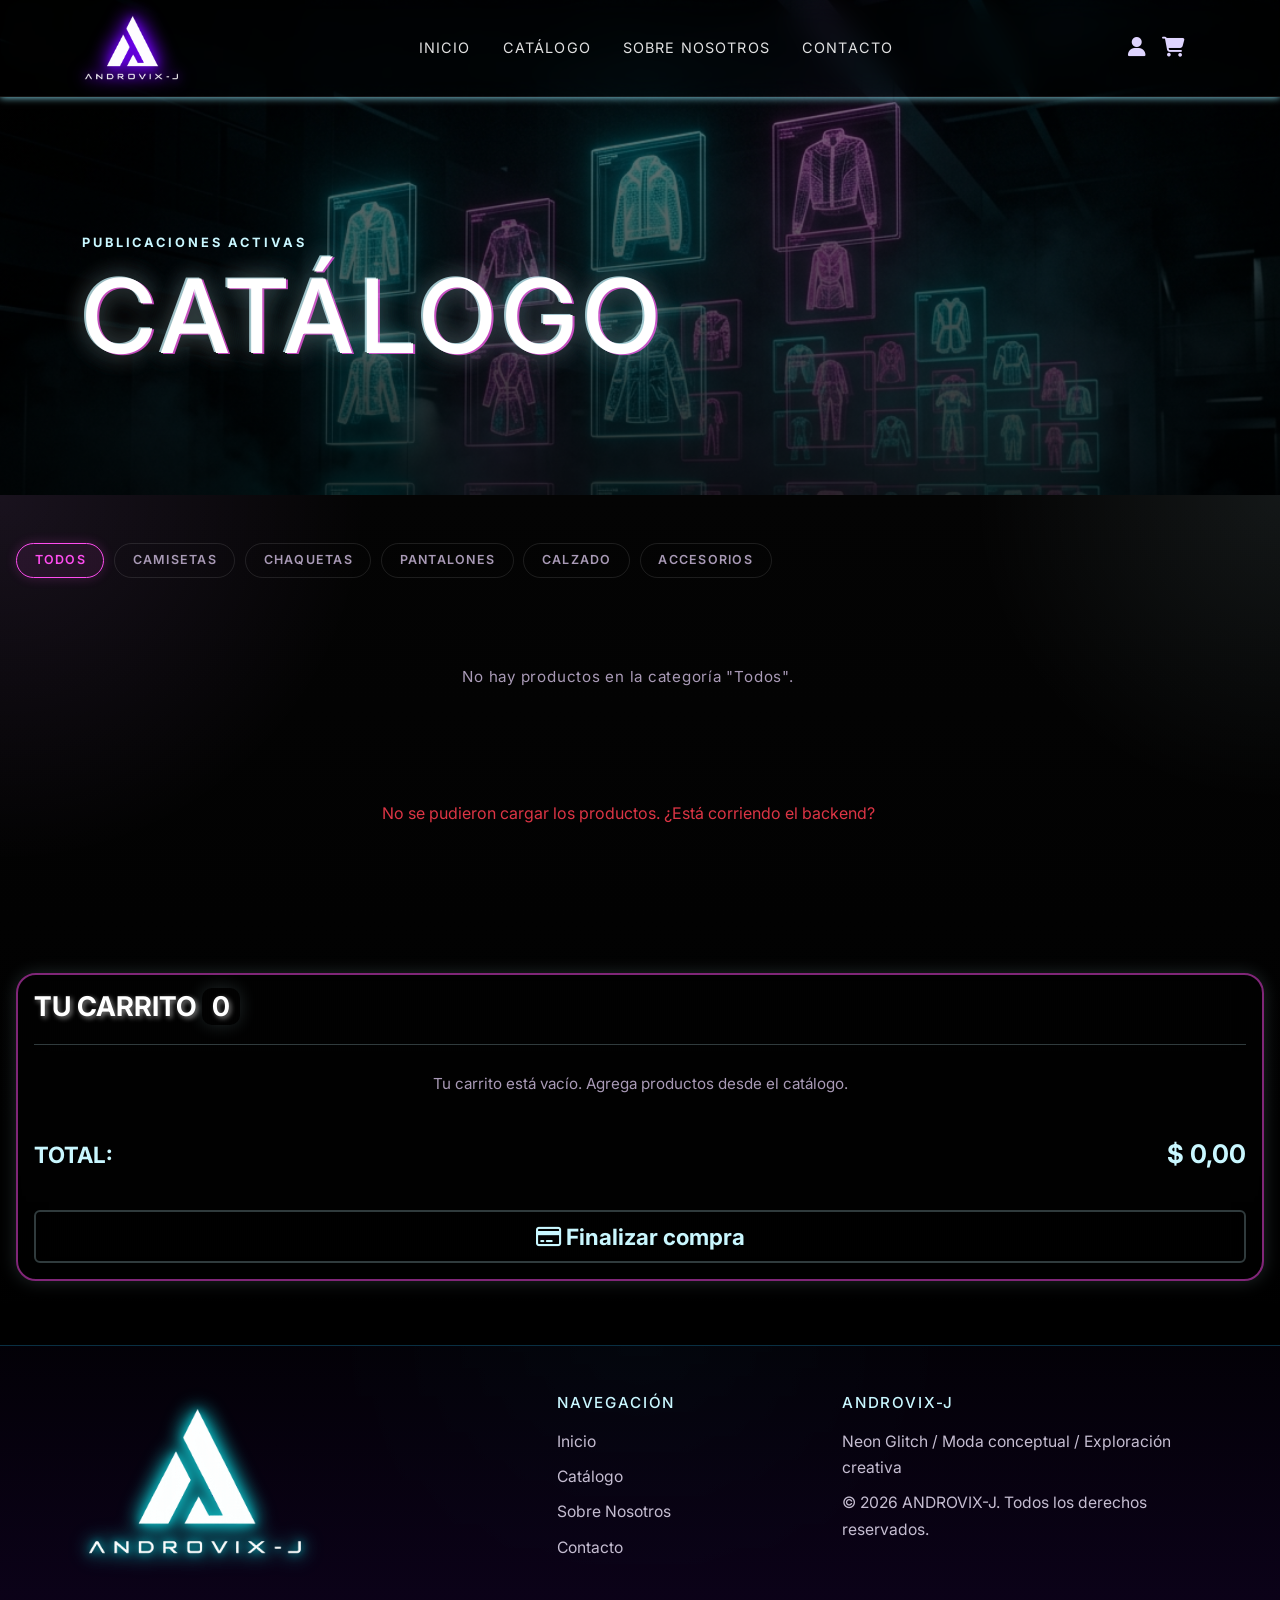
<file: paginas/catalogo.html>
<!DOCTYPE html>
<html lang="es">

<head>
    <meta charset="UTF-8">
    <meta name="viewport" content="width=device-width, initial-scale=1.0">
    <meta name="description" content="Catálogo de productos cyberpunk de ANDROVIX-J.">
    <title>Catálogo | ANDROVIX-J</title>

    <!-- Bootstrap base para grid, espaciados, utilidades y componentes -->
    <link href="https://cdn.jsdelivr.net/npm/bootstrap@5.3.3/dist/css/bootstrap.min.css" rel="stylesheet">

    <!-- Iconos -->
    <link rel="stylesheet" href="https://cdnjs.cloudflare.com/ajax/libs/font-awesome/6.5.0/css/all.min.css">

    <!-- Fuente -->
    <link rel="preconnect" href="https://fonts.googleapis.com">
    <link rel="preconnect" href="https://fonts.gstatic.com" crossorigin>
    <link href="https://fonts.googleapis.com/css2?family=Inter:wght@300;400;500;600;700;800&display=swap"
        rel="stylesheet">

    <!-- Estilos personalizados -->
    <link rel="stylesheet" href="../assets/css/global.css">
    <link rel="stylesheet" href="../assets/css/navbar.css">
    <link rel="stylesheet" href="../assets/css/footer.css">
    <link rel="stylesheet" href="../assets/css/catalogo.css">
    <link rel="stylesheet" href="../assets/css/carrito.css">
    <link rel="shortcut icon" href="../assets/iconos/logo.png" type="image/x-icon">
</head>

<body>
    <!-- ========================================================= -->
    <!-- INICIO: Encabezado principal de catálogo                  -->
    <!-- ========================================================= -->
    <header class="encabezado-principal" id="inicio">
        <div id="contenedor-navbar"></div>

        <section class="seccion-hero-catalogo d-flex align-items-center">
            <div class="container py-5">
                <div class="row justify-content-center justify-content-lg-start">
                    <div class="col-12 col-lg-8 col-xxl-7">
                        <div class="contenido-hero-catalogo">
                            <p class="etiqueta-hero mb-3">Publicaciones activas</p>
                            <h1 class="titulo-principal titulo-principal-catalogo efecto-glitch" data-text="CATÁLOGO">
                                CATÁLOGO
                            </h1>
                        </div>
                    </div>
                </div>
            </div>
        </section>
    </header>
    <!-- ========================================================= -->
    <!-- FIN: Encabezado principal de catálogo                     -->
    <!-- ========================================================= -->

    <!-- ========================================================= -->
    <!-- INICIO: Contenido principal                               -->
    <!-- ========================================================= -->
    <main class="seccion-catalogo py-5 py-lg-6" id="catalogo">

        <!-- ========================================================= -->
        <!-- INICIO: Filtro de categorías                              -->
        <!-- ========================================================= -->
        <div class="filtro-wrapper px-3 pb-4">
            <nav class="filtro-categorias" aria-label="Filtrar productos por categoría">
                <button class="filtro-btn filtro-btn--activo" data-categoria="Todos" type="button" aria-pressed="true">Todos</button>
                <button class="filtro-btn" data-categoria="CAMISETAS" type="button" aria-pressed="false">Camisetas</button>
                <button class="filtro-btn" data-categoria="CHAQUETAS" type="button" aria-pressed="false">Chaquetas</button>
                <button class="filtro-btn" data-categoria="PANTALONES" type="button" aria-pressed="false">Pantalones</button>
                <button class="filtro-btn" data-categoria="CALZADO" type="button" aria-pressed="false">Calzado</button>
                <button class="filtro-btn" data-categoria="ACCESORIOS" type="button" aria-pressed="false">Accesorios</button>
            </nav>
        </div>
        <!-- ========================================================= -->
        <!-- FIN: Filtro de categorías                                 -->
        <!-- ========================================================= -->

        <div class="contenedor-flex p-3">

            <!-- ===================================================== -->
            <!-- INICIO: Productos                                     -->
            <!-- ===================================================== -->
            <section class="row g-4 mb-5" id="contenedor-productos-catalogo" aria-label="Productos del catálogo">
                <p class="sin-resultados col-12" id="sin-resultados" hidden aria-live="polite"></p>
            </section>
            <!-- ===================================================== -->
            <!-- FIN: Productos                                       -->
            <!-- ===================================================== -->

            <!-- ===================================================== -->
            <!-- INICIO: Carrito de compras                            -->
            <!-- ===================================================== -->
            <section class="carrito p-3" id="carrito" aria-label="Carrito de compras">

                <h2 class="carrito__titulo">
                    TU CARRITO <span class="carrito__contador" id="cartCounter">0</span>
                </h2>

                <div class="carrito__contenido">
                    <p class="carrito__mensaje-vacio" id="emptyCartMessage">
                        Tu carrito está vacío. Agrega productos desde el catálogo.
                    </p>

                    <ul class="agregar" id="listAddProducts"></ul>
                </div>

                <div class="total">
                    <p class="total__total">TOTAL:</p>
                    <p class="total__total total--precio-color">
                        $ <span id="totalCounter">0,00</span>
                    </p>
                </div>

                <button class="compra__boton" id="completePurchase" type="button">
                    <i class="fa-regular fa-credit-card"></i> Finalizar compra
                </button>

            </section>
            <!-- ===================================================== -->
            <!-- FIN: Carrito de compras                               -->
            <!-- ===================================================== -->

        </div>

    </main>
    <!-- ========================================================= -->
    <!-- FIN: Contenido principal                                  -->
    <!-- ========================================================= -->

    <div id="contenedor-footer"></div>

    <script src="https://cdn.jsdelivr.net/npm/bootstrap@5.3.3/dist/js/bootstrap.bundle.min.js"></script>
    <script src="../assets/js/config.js"></script>
    <script src="../assets/js/components.js"></script>
    <script src="../assets/js/paginas/catalogo.js"></script>
    <script src="../assets/js/paginas/carrito.js"></script>

</body>

</html>
</file>
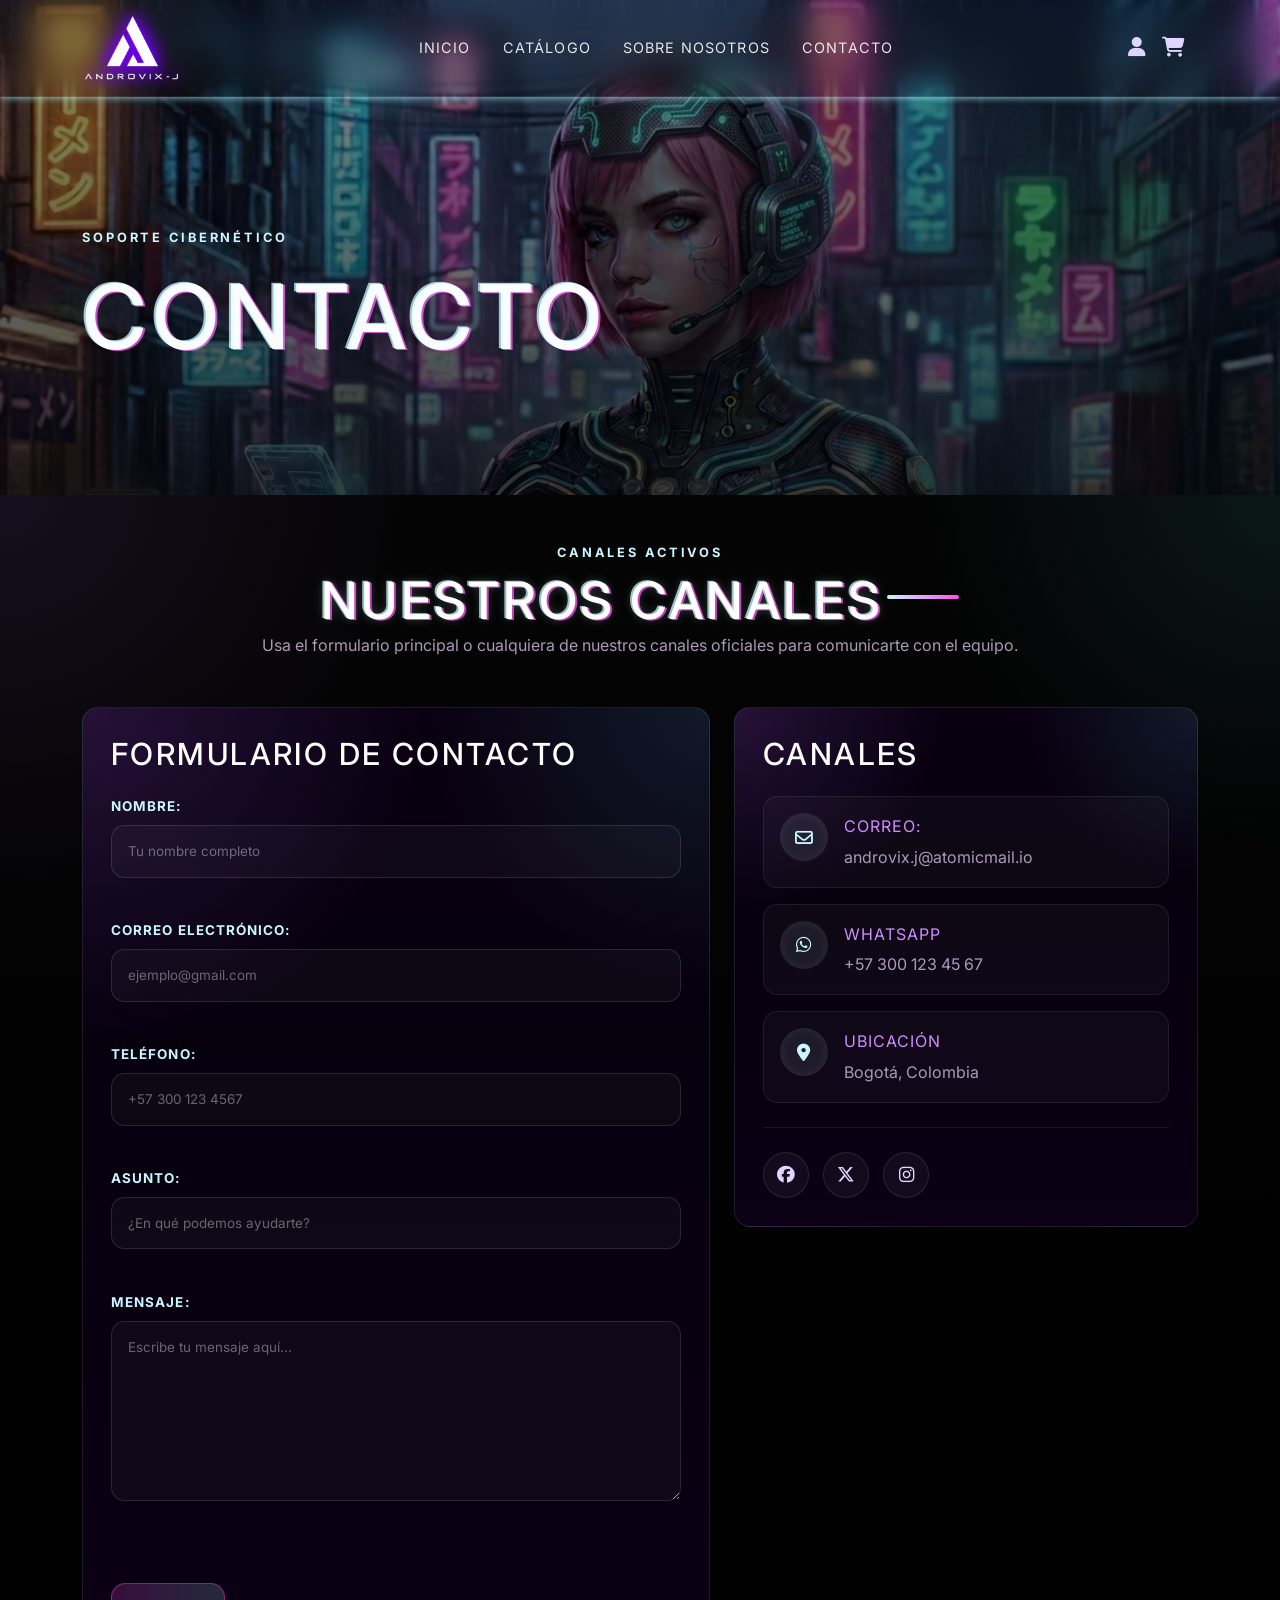
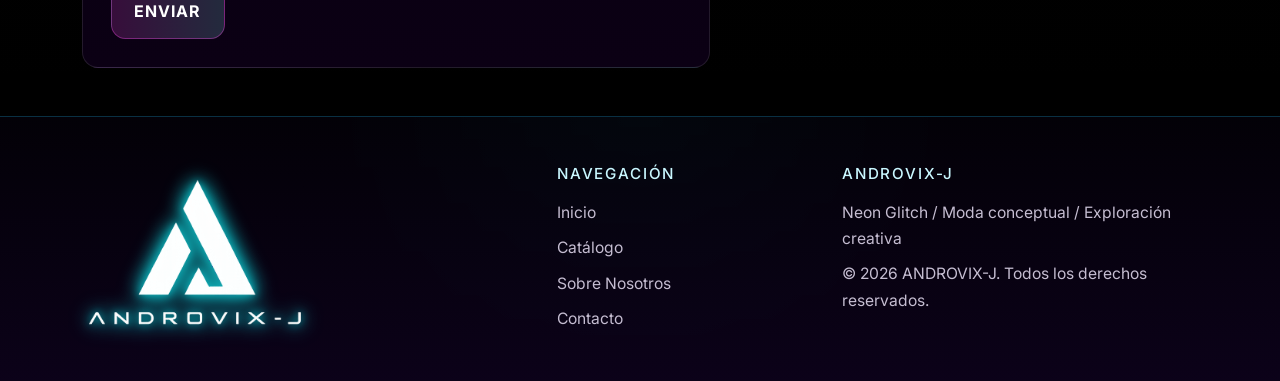
<file: paginas/contacto.html>
<!DOCTYPE html>
<html lang="es">

<head>
    <meta charset="UTF-8">
    <meta name="viewport" content="width=device-width, initial-scale=1.0">
    <meta name="description" content="Contáctanos a través de nuestro formulario o canales oficiales de ANDROVIX-J.">
    <title>Contacto | ANDROVIX-J</title>

    <!-- Bootstrap base para grid, espaciados, utilidades y componentes -->
    <link href="https://cdn.jsdelivr.net/npm/bootstrap@5.3.3/dist/css/bootstrap.min.css" rel="stylesheet">

    <!-- Iconos -->
    <link rel="stylesheet" href="https://cdnjs.cloudflare.com/ajax/libs/font-awesome/6.5.0/css/all.min.css">

    <!-- Fuente -->
    <link rel="preconnect" href="https://fonts.googleapis.com">
    <link rel="preconnect" href="https://fonts.gstatic.com" crossorigin>
    <link href="https://fonts.googleapis.com/css2?family=Inter:wght@300;400;500;600;700;800&display=swap"
        rel="stylesheet">

    <!-- Estilos personalizados centralizados -->
    <link rel="stylesheet" href="../assets/css/global.css">
    <link rel="stylesheet" href="../assets/css/navbar.css">
    <link rel="stylesheet" href="../assets/css/footer.css">
    <link rel="stylesheet" href="../assets/css/contacto.css">
    <link rel="shortcut icon" href="../assets/iconos/logo.png" type="image/x-icon">
</head>

<body>


    <!-- ========================================================= -->
    <!-- INICIO: Encabezado principal de la página                 -->
    <!-- ========================================================= -->
    <header class="encabezado-principal" id="inicio">


        <!-- ===================================================== -->
        <!-- CONTENEDOR: Navbar modular                            -->
        <!-- Función: cargar dinámicamente la barra de navegación  -->
        <!-- compartida en todo el proyecto.                       -->
        <!-- ===================================================== -->
        <div id="contenedor-navbar"></div>


        <!-- ===================================================== -->
        <!-- INICIO: Sección hero                                  -->
        <!-- ===================================================== -->
        <section class="seccion-hero seccion-hero-contacto d-flex align-items-center">
            <div class="container py-5">
                <div class="row justify-content-center justify-content-lg-start">
                    <div class="col-12 col-lg-8 col-xxl-7">
                        <div class="contenido-hero contenido-hero-contacto">
                            <p class="etiqueta-hero mb-3">Soporte Cibernético</p>
                            <h1 class="titulo-principal efecto-glitch" data-text="CONTACTO">CONTACTO</h1>
                        </div>
                    </div>
                </div>
            </div>
        </section>
        <!-- ===================================================== -->
        <!-- FIN: Sección hero                                     -->
        <!-- ===================================================== -->


    </header>
    <!-- ========================================================= -->
    <!-- FIN: Encabezado principal de la página                    -->
    <!-- ========================================================= -->



    <!-- ========================================================= -->
    <!-- INICIO: Contenido principal de la página                  -->
    <!-- ========================================================= -->
    <main id="contacto" class="seccion-contacto-principal py-5 py-lg-6">
        <div class="container">

            <!-- ===================================================== -->
            <!-- INICIO: Encabezado principal de contacto              -->
            <!-- Función: introducir la sección principal de canales   -->
            <!-- ===================================================== -->
            <div class="row justify-content-center mb-4 mb-lg-5">
                <div class="col-lg-10 text-center">
                    <p class="subtitulo-seccion mb-2">Canales activos</p>
                    <h2 class="titulo-seccion efecto-glitch" data-text="NUESTROS CANALES">NUESTROS CANALES</h2>
                    <span class="linea-destacada" aria-hidden="true"></span>
                    <p class="descripcion-seccion mb-0">
                        Usa el formulario principal o cualquiera de nuestros canales oficiales para comunicarte con el
                        equipo.
                    </p>
                </div>
            </div>
            <!-- ===================================================== -->
            <!-- FIN: Encabezado principal de contacto                 -->
            <!-- ===================================================== -->

            <!-- ===================================================== -->
            <!-- INICIO: Sección de contacto                           -->
            <!-- Función: agrupar el formulario validado y los canales -->
            <!-- oficiales de contacto de ANDROVIX-J.                  -->
            <!-- ===================================================== -->
            <section class="contact" aria-labelledby="titulo-formulario">

                <!-- ================================================= -->
                <!-- INICIO: Formulario de contacto                    -->
                <!-- Función: capturar datos del usuario, validar la   -->
                <!-- información y enviar el mensaje mediante          -->
                <!-- Formspree sin redirigir la página.                -->
                <!-- ================================================= -->
                <form id="formulario-contacto" class="contact__form effects" action="https://formspree.io/f/xwvaqqep"
                    method="POST" novalidate aria-label="Formulario de contacto ANDROVIX-J">

                    <h3 class="contact__title" id="titulo-formulario">FORMULARIO DE CONTACTO</h3>

                    <label class="contact__task" for="inputNombre">
                        Nombre:
                        <input class="contact__task-input" type="text" name="nombre" id="inputNombre"
                            placeholder="Tu nombre completo" autocomplete="name" maxlength="80" aria-required="true"
                            aria-describedby="error-nombre">
                        <span class="mensaje-error" id="error-nombre" role="alert" aria-live="polite"></span>
                    </label>

                    <label class="contact__task" for="inputCorreo">
                        Correo electrónico:
                        <input class="contact__task-input" type="email" name="correo" id="inputCorreo"
                            placeholder="ejemplo@gmail.com" autocomplete="email" maxlength="120" aria-required="true"
                            aria-describedby="error-correo">
                        <span class="mensaje-error" id="error-correo" role="alert" aria-live="polite"></span>
                    </label>

                    <label class="contact__task" for="inputTelefono">
                        Teléfono:
                        <input class="contact__task-input" type="tel" name="telefono" id="inputTelefono"
                            placeholder="+57 300 123 4567" autocomplete="tel" maxlength="20" aria-required="true"
                            aria-describedby="error-telefono">
                        <span class="mensaje-error" id="error-telefono" role="alert" aria-live="polite"></span>
                    </label>

                    <label class="contact__task" for="inputAsunto">
                        Asunto:
                        <input class="contact__task-input" type="text" name="asunto" id="inputAsunto"
                            placeholder="¿En qué podemos ayudarte?" maxlength="120" aria-required="true"
                            aria-describedby="error-asunto">
                        <span class="mensaje-error" id="error-asunto" role="alert" aria-live="polite"></span>
                    </label>

                    <label class="contact__task" for="inputMensaje">
                        Mensaje:
                        <textarea class="contact__task-input input--resizable" rows="5" name="mensaje" id="inputMensaje"
                            placeholder="Escribe tu mensaje aquí..." maxlength="1000" aria-required="true"
                            aria-describedby="error-mensaje"></textarea>
                        <span class="mensaje-error" id="error-mensaje" role="alert" aria-live="polite"></span>
                    </label>

                    <div id="alerta-envio" role="alert" aria-live="assertive"></div>

                    <button class="contact__submit" type="submit" id="btn-enviar">
                        Enviar
                    </button>
                </form>
                <!-- ================================================= -->
                <!-- FIN: Formulario de contacto                       -->
                <!-- ================================================= -->

                <!-- ================================================= -->
                <!-- INICIO: Canales de contacto                       -->
                <!-- ================================================= -->
                <div class="channels effects" aria-label="Canales de contacto">
                    <h3 class="contact__title">CANALES</h3>

                    <div class="channel-icons">
                        <div class="icons-text">
                            <i class="fa-regular fa-envelope icons__icon" aria-hidden="true"></i>
                            <p>
                                <span class="icons-text__title">Correo:</span><br>
                                androvix.j@atomicmail.io
                            </p>
                        </div>

                        <div class="icons-text">
                            <i class="fa-brands fa-whatsapp icons__icon" aria-hidden="true"></i>
                            <p>
                                <span class="icons-text__title">WhatsApp</span><br>
                                +57 300 123 45 67
                            </p>
                        </div>

                        <div class="icons-text">
                            <i class="fa-solid fa-location-dot icons__icon" aria-hidden="true"></i>
                            <p>
                                <span class="icons-text__title">Ubicación</span><br>
                                Bogotá, Colombia
                            </p>
                        </div>

                        <div class="icons-networks" aria-label="Redes sociales">
                            <a href="#" aria-label="Facebook de ANDROVIX-J">
                                <i class="fa-brands fa-facebook icons-networks__network" aria-hidden="true"></i>
                            </a>
                            <a href="#" aria-label="Twitter/X de ANDROVIX-J">
                                <i class="fa-brands fa-x-twitter icons-networks__network" aria-hidden="true"></i>
                            </a>
                            <a href="#" aria-label="Instagram de ANDROVIX-J">
                                <i class="fa-brands fa-instagram icons-networks__network" aria-hidden="true"></i>
                            </a>
                        </div>
                    </div>
                </div>
                <!-- ================================================= -->
                <!-- FIN: Canales de contacto                          -->
                <!-- ================================================= -->

            </section>
            <!-- ===================================================== -->
            <!-- FIN: Sección de contacto                              -->
            <!-- ===================================================== -->
        </div>

    </main>
    <!-- ========================================================= -->
    <!-- FIN: Contenido principal de la página                     -->
    <!-- ========================================================= -->

    <!-- ========================================================= -->
    <!-- CONTENEDOR: Footer modular                                -->
    <!-- Función: cargar dinámicamente el pie de página global     -->
    <!-- compartido en todo el proyecto.                           -->
    <!-- ========================================================= -->
    <div id="contenedor-footer"></div>

    <!-- ========================================================= -->
    <!-- SCRIPTS DEL SITIO                                         -->
    <!-- Función: cargar componentes reutilizables, Bootstrap y    -->
    <!-- la lógica de validación/envío del formulario.             -->
    <!-- ========================================================= -->
    <script src="https://cdn.jsdelivr.net/npm/bootstrap@5.3.3/dist/js/bootstrap.bundle.min.js"></script>
    <script src="../assets/js/config.js"></script>
    <script src="../assets/js/components.js"></script>
    <script src="../assets/js/paginas/contacto.js"></script>
</body>

</html>
</file>
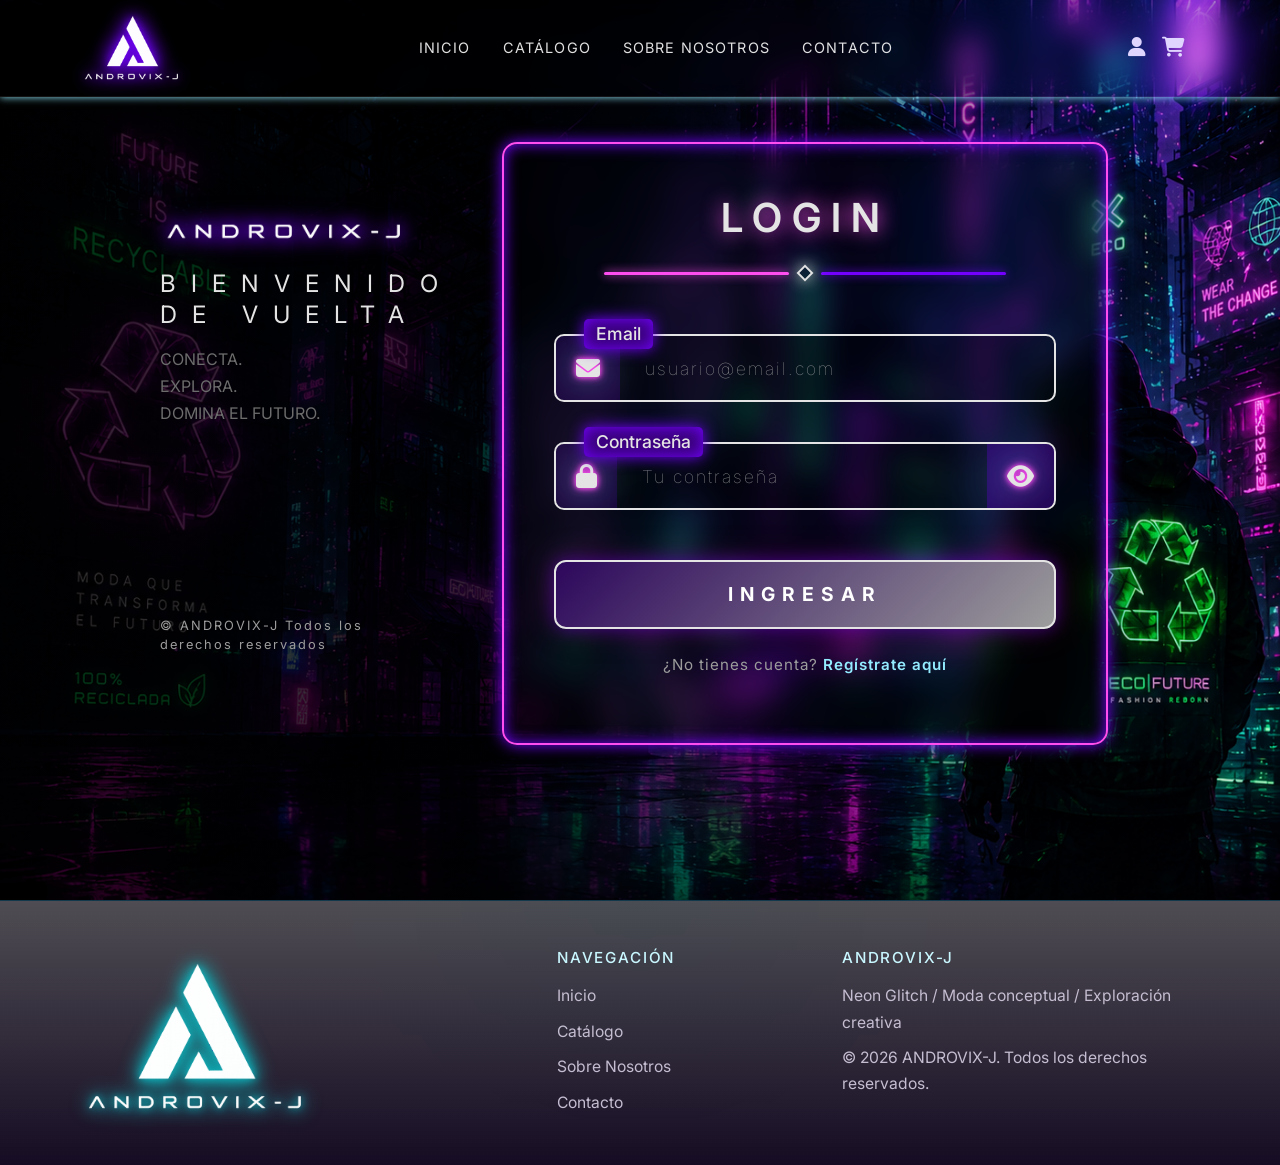
<file: paginas/login.html>
<!DOCTYPE html>
<html lang="es">

<head>
    <meta charset="UTF-8">
    <meta name="viewport" content="width=device-width, initial-scale=1.0">
    <meta name="description" content="Inicio de sesión de usuarios de ANDROVIX-J">
    <title>Login | ANDROVIX-J</title>

    <!-- Bootstrap base para grid, espaciados, utilidades y componentes -->
    <link href="https://cdn.jsdelivr.net/npm/bootstrap@5.3.3/dist/css/bootstrap.min.css" rel="stylesheet">

    <!-- Iconos -->
    <link rel="stylesheet" href="https://cdnjs.cloudflare.com/ajax/libs/font-awesome/6.5.0/css/all.min.css">

    <!-- Fuente -->
    <link rel="preconnect" href="https://fonts.googleapis.com">
    <link rel="preconnect" href="https://fonts.gstatic.com" crossorigin>
    <link href="https://fonts.googleapis.com/css2?family=Inter:wght@300;400;500;600;700;800&display=swap"
        rel="stylesheet">

    <!-- Estilos personalizados centralizados -->
    <link rel="stylesheet" href="../assets/css/global.css">
    <link rel="stylesheet" href="../assets/css/navbar.css">
    <link rel="stylesheet" href="../assets/css/footer.css">
    <link rel="stylesheet" href="../assets/css/registro.css">
    <link rel="stylesheet" href="../assets/css/login.css">
    <link rel="shortcut icon" href="../assets/iconos/logo.png" type="image/x-icon">
</head>

<body>
    <!-- ========================================================= -->
    <!-- INICIO: Navbar modular                                    -->
    <!-- ========================================================= -->
    <div id="contenedor-navbar"></div>
    <!-- ========================================================= -->
    <!-- FIN: Navbar modular                                       -->
    <!-- ========================================================= -->

    <!-- ========================================================= -->
    <!-- INICIO: Contenido principal de login                      -->
    <!-- ========================================================= -->
    <main class="pagina-registro" id="inicio">
        <div class="contenedor-principal">

            <!-- ================================================= -->
            <!-- INICIO: Apartado de marca                         -->
            <!-- Mismo bloque visual que registro.html             -->
            <!-- ================================================= -->
            <section class="marca" aria-label="Información de marca ANDROVIX-J">
                <div>
                    <img class="marca__logo" src="../assets/iconos/logo-letras.png" alt="Logo ANDROVIX-J">

                    <p class="marca__mensaje">BIENVENIDO DE VUELTA</p>
                    <p class="marca__mensaje2">
                        CONECTA. <br>
                        EXPLORA. <br>
                        DOMINA EL FUTURO. <br>
                    </p>
                </div>

                <div>
                    <p class="marca__copyright">&copy; ANDROVIX-J
                        Todos los derechos reservados</p>
                </div>
            </section>
            <!-- ================================================= -->
            <!-- FIN: Apartado de marca                            -->
            <!-- ================================================= -->

            <!-- ================================================= -->
            <!-- INICIO: Formulario de login                       -->
            <!-- ================================================= -->
            <section class="formulario-contenedor" aria-label="Formulario de inicio de sesión">
                <form class="formulario" id="formularioLogin" novalidate>
                    <h2 class="formulario__titulo">LOGIN</h2>

                    <div class="separador-neon" aria-hidden="true">
                        <span class="separador__rombo"></span>
                    </div>

                    <div class="input">

                        <!-- Email -->
                        <div class="input__grupo">
                            <label class="input__nombre" for="email">Email</label>
                            <div class="input__apartados" id="grupoEmail">
                                <i class="fa-solid fa-envelope" aria-hidden="true"></i>
                                <input
                                    class="input__campo"
                                    type="email"
                                    id="email"
                                    name="email"
                                    placeholder="usuario@email.com"
                                    autocomplete="email"
                                    required>
                            </div>
                            <p class="input__mensaje-error" id="errorEmail" aria-live="polite"></p>
                        </div>

                        <!-- Contraseña -->
                        <div class="input__grupo">
                            <label class="input__nombre" for="password">Contraseña</label>
                            <div class="input__apartados" id="grupoPassword">
                                <i class="fa-solid fa-lock" aria-hidden="true"></i>
                                <input
                                    class="input__campo"
                                    type="password"
                                    id="password"
                                    name="password"
                                    placeholder="Tu contraseña"
                                    autocomplete="current-password"
                                    required>
                                <button
                                    class="input__boton-ojo"
                                    type="button"
                                    data-password-toggle="password"
                                    aria-label="Mostrar contraseña">
                                    <i class="fa-solid fa-eye" aria-hidden="true"></i>
                                </button>
                            </div>
                            <p class="input__mensaje-error" id="errorPassword" aria-live="polite"></p>
                        </div>

                    </div>

                    <!-- Alerta general del formulario (éxito o error) -->
                    <div class="alert alerta-registro" id="alertaLogin" role="alert" aria-live="polite"></div>

                    <button class="input__boton-enviar w-100" type="submit">INGRESAR</button>

                    <!-- Enlace hacia registro para usuarios nuevos -->
                    <p class="login__enlace-registro">
                        ¿No tienes cuenta?
                        <a href="registro.html" class="login__link">Regístrate aquí</a>
                    </p>

                </form>
            </section>
            <!-- ================================================= -->
            <!-- FIN: Formulario de login                          -->
            <!-- ================================================= -->

        </div>
    </main>
    <!-- ========================================================= -->
    <!-- FIN: Contenido principal de login                         -->
    <!-- ========================================================= -->

    <!-- ========================================================= -->
    <!-- INICIO: Footer modular                                    -->
    <!-- ========================================================= -->
    <div id="contenedor-footer"></div>
    <!-- ========================================================= -->
    <!-- FIN: Footer modular                                       -->
    <!-- ========================================================= -->

    <!-- ========================================================= -->
    <!-- SCRIPTS DEL SITIO                                         -->
    <!-- Función: cargar componentes reutilizables, Bootstrap y    -->
    <!-- la lógica de validación del formulario de login.          -->
    <!-- ========================================================= -->
    <script src="https://cdn.jsdelivr.net/npm/bootstrap@5.3.3/dist/js/bootstrap.bundle.min.js"></script>
    <script src="../assets/js/config.js"></script>
    <script src="../assets/js/components.js"></script>
    <script src="../assets/js/paginas/login.js"></script>
</body>

</html>
</file>
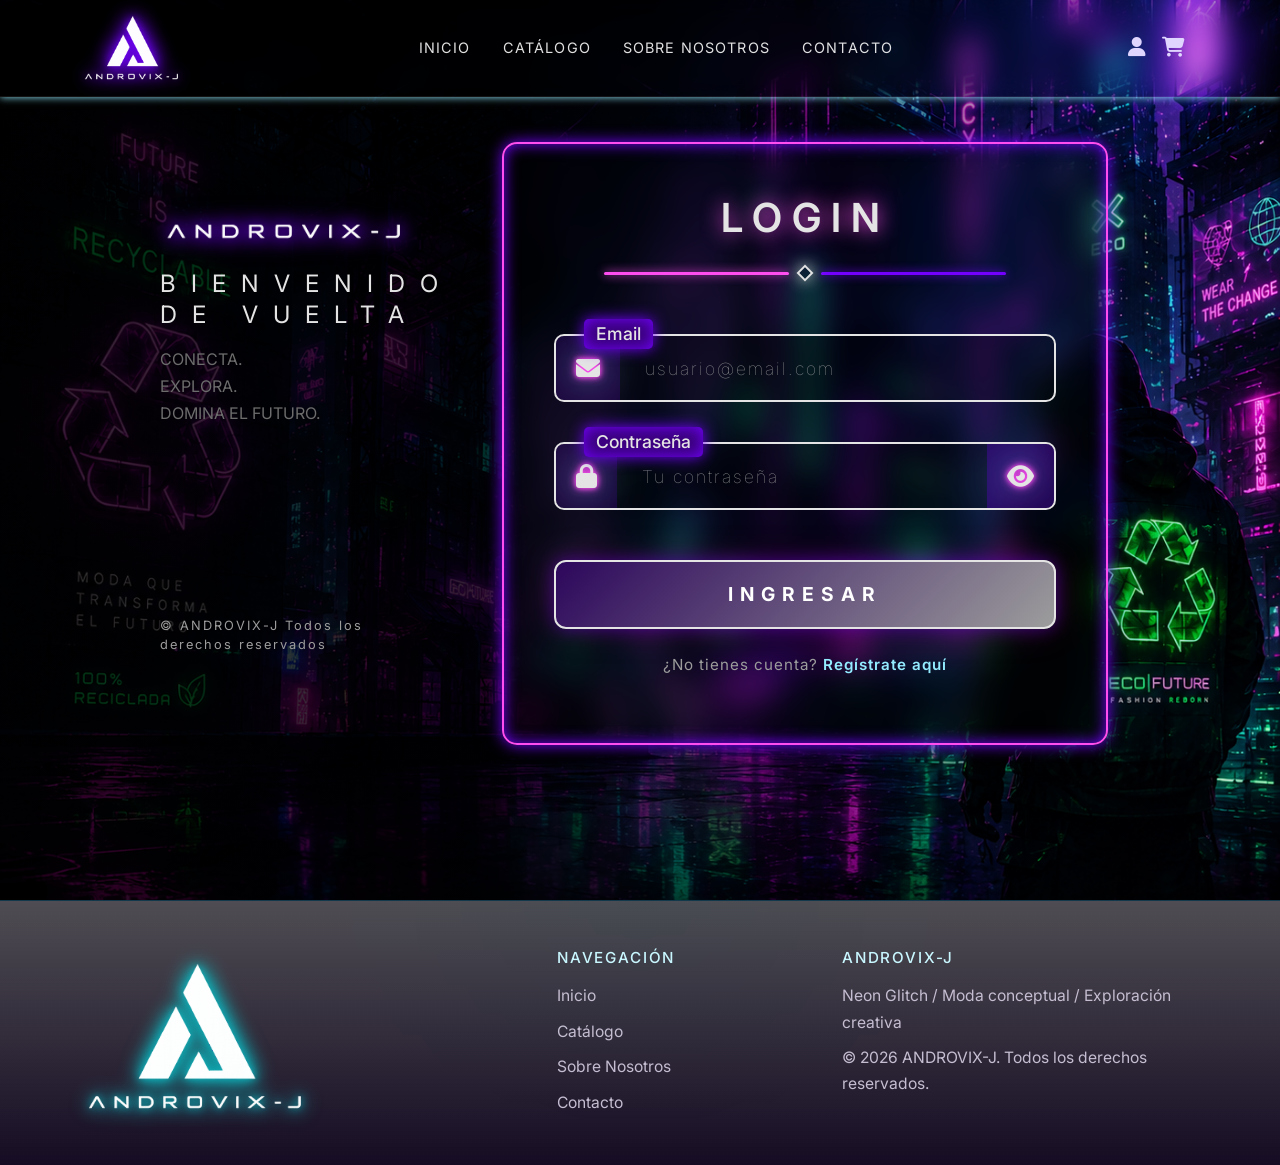
<file: paginas/mi-cuenta.html>
<!DOCTYPE html>
<html lang="es">

<head>
    <meta charset="UTF-8">
    <meta name="viewport" content="width=device-width, initial-scale=1.0">
    <meta name="description" content="Panel de usuario de ANDROVIX-J. Consulta tus datos y el historial de pedidos.">
    <title>Mi Cuenta | ANDROVIX-J</title>

    <link href="https://cdn.jsdelivr.net/npm/bootstrap@5.3.3/dist/css/bootstrap.min.css" rel="stylesheet">
    <link rel="stylesheet" href="https://cdnjs.cloudflare.com/ajax/libs/font-awesome/6.5.0/css/all.min.css">
    <link rel="preconnect" href="https://fonts.googleapis.com">
    <link rel="preconnect" href="https://fonts.gstatic.com" crossorigin>
    <link href="https://fonts.googleapis.com/css2?family=Inter:wght@300;400;500;600;700;800&display=swap" rel="stylesheet">

    <link rel="stylesheet" href="../assets/css/global.css">
    <link rel="stylesheet" href="../assets/css/navbar.css">
    <link rel="stylesheet" href="../assets/css/footer.css">
    <link rel="stylesheet" href="../assets/css/mi-cuenta.css">
    <link rel="shortcut icon" href="../assets/iconos/logo.png" type="image/x-icon">
</head>

<body>
    <header class="encabezado-principal" id="inicio">
        <div id="contenedor-navbar"></div>

        <section class="seccion-hero-cuenta d-flex align-items-center">
            <div class="container py-5">
                <div class="row justify-content-center justify-content-lg-start">
                    <div class="col-12 col-lg-8 col-xxl-7">
                        <p class="etiqueta-hero mb-3">Panel de usuario</p>
                        <h1 class="titulo-principal titulo-principal-cuenta efecto-glitch" data-text="MI CUENTA">
                            MI CUENTA
                        </h1>
                    </div>
                </div>
            </div>
        </section>
    </header>

    <main class="seccion-cuenta py-5 py-lg-6">
        <div class="container">

            <!-- Datos del usuario -->
            <div class="row justify-content-center mb-4 mb-lg-5">
                <div class="col-lg-10 text-center">
                    <p class="subtitulo-seccion mb-2">Bienvenido</p>
                    <h2 class="titulo-seccion efecto-glitch" data-text="TUS DATOS">TUS DATOS</h2>
                    <span class="linea-destacada" aria-hidden="true"></span>
                </div>
            </div>

            <div class="panel-cuenta mb-5">
                <div class="tarjeta-cuenta" id="tarjeta-usuario">
                    <div class="tarjeta-cuenta__icono" aria-hidden="true">
                        <i class="fa-solid fa-id-card"></i>
                    </div>
                    <div class="tarjeta-cuenta__info">
                        <p class="tarjeta-cuenta__nombre" id="cuenta-nombre">—</p>
                        <p class="tarjeta-cuenta__email" id="cuenta-email">—</p>
                        <p class="tarjeta-cuenta__telefono" id="cuenta-telefono">—</p>
                        <span class="tarjeta-cuenta__rol" id="cuenta-rol">—</span>
                    </div>
                </div>
            </div>

            <!-- Historial de pedidos -->
            <div class="row justify-content-center mb-4 mb-lg-5">
                <div class="col-lg-10 text-center">
                    <p class="subtitulo-seccion mb-2">Actividad</p>
                    <h2 class="titulo-seccion efecto-glitch" data-text="MIS PEDIDOS">MIS PEDIDOS</h2>
                    <span class="linea-destacada" aria-hidden="true"></span>
                </div>
            </div>

            <div class="panel-cuenta">
                <div id="lista-pedidos" class="lista-pedidos">
                    <p class="lista-pedidos__estado">Cargando pedidos...</p>
                </div>
            </div>

        </div>
    </main>

    <div id="contenedor-footer"></div>

    <script src="https://cdn.jsdelivr.net/npm/bootstrap@5.3.3/dist/js/bootstrap.bundle.min.js"></script>
    <script src="../assets/js/config.js"></script>
    <script src="../assets/js/components.js"></script>
    <script src="../assets/js/paginas/mi-cuenta.js"></script>
</body>

</html>
</file>
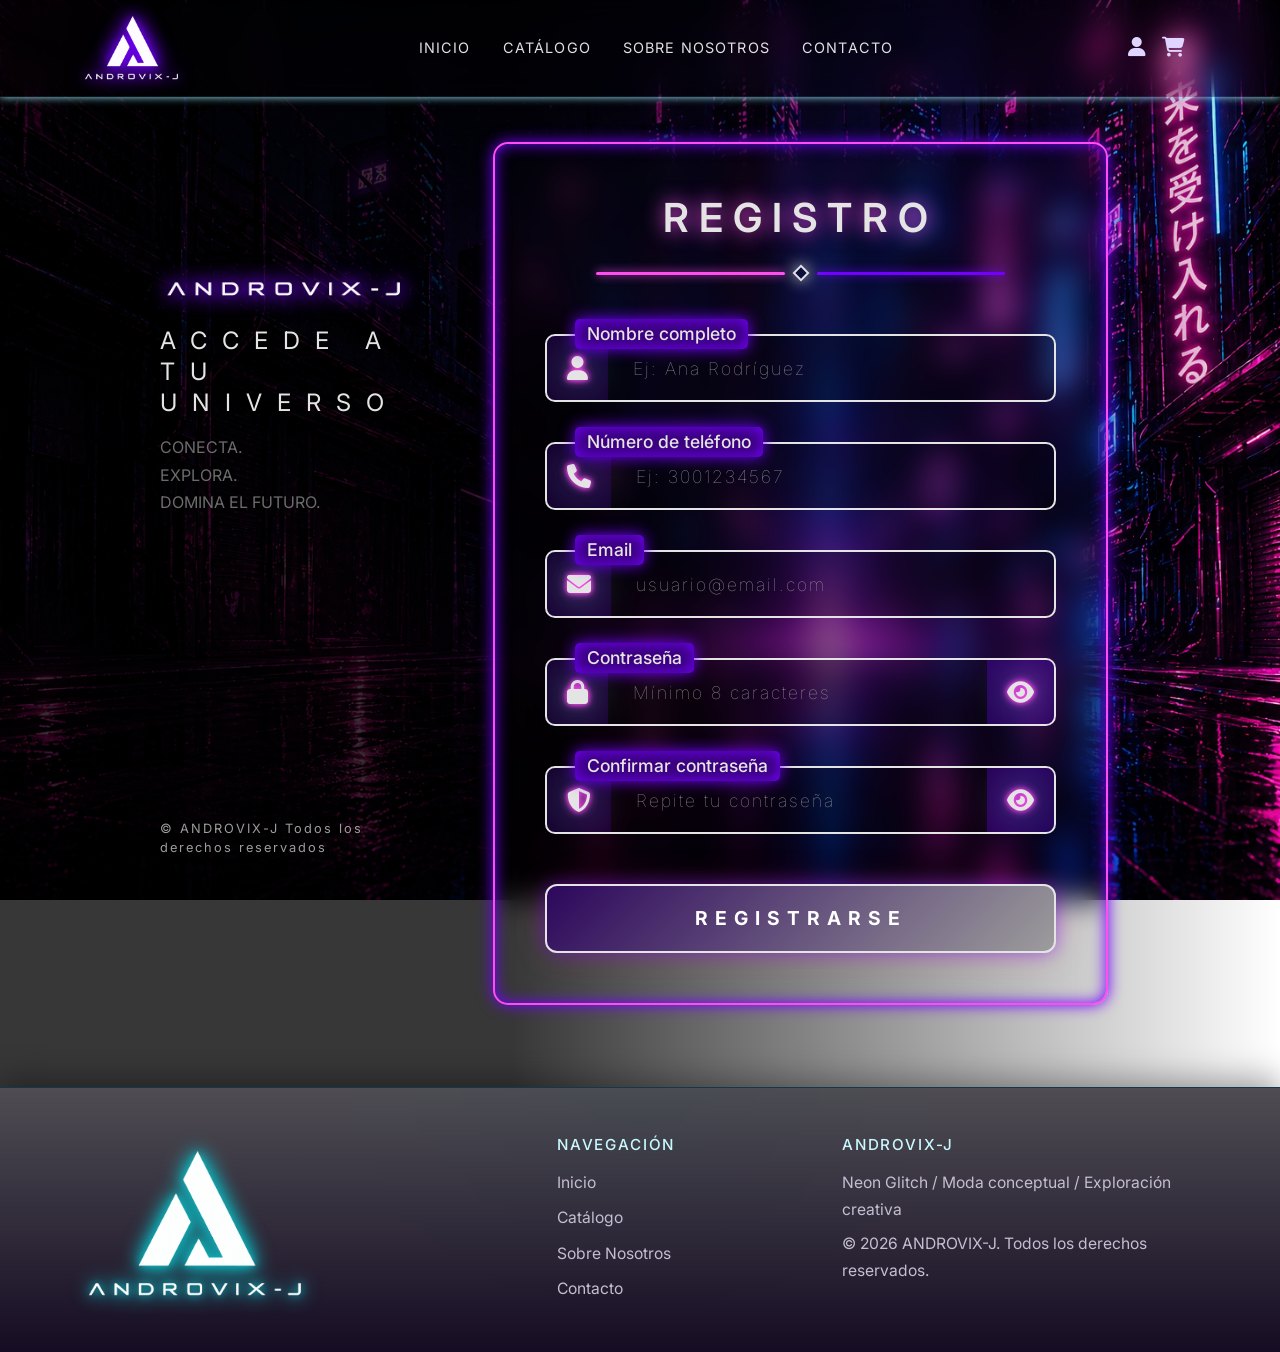
<file: paginas/registro.html>
<!DOCTYPE html>
<html lang="es">

<head>
    <meta charset="UTF-8">
    <meta name="viewport" content="width=device-width, initial-scale=1.0">
    <meta name="description" content="Registro de usuarios de ANDROVIX-J">
    <title>Registro | ANDROVIX-J</title>

    <!-- Bootstrap base para grid, espaciados, utilidades y componentes -->
    <link href="https://cdn.jsdelivr.net/npm/bootstrap@5.3.3/dist/css/bootstrap.min.css" rel="stylesheet">

    <!-- Iconos -->
    <link rel="stylesheet" href="https://cdnjs.cloudflare.com/ajax/libs/font-awesome/6.5.0/css/all.min.css">

    <!-- Fuente -->
    <link rel="preconnect" href="https://fonts.googleapis.com">
    <link rel="preconnect" href="https://fonts.gstatic.com" crossorigin>
    <link href="https://fonts.googleapis.com/css2?family=Inter:wght@300;400;500;600;700;800&display=swap"
        rel="stylesheet">

    <!-- Estilos personalizados centralizados -->
    <link rel="stylesheet" href="../assets/css/global.css">
    <link rel="stylesheet" href="../assets/css/navbar.css">
    <link rel="stylesheet" href="../assets/css/footer.css">
    <link rel="stylesheet" href="../assets/css/registro.css">
    <link rel="shortcut icon" href="../assets/iconos/logo.png" type="image/x-icon">
</head>

<body>
    <!-- ========================================================= -->
    <!-- INICIO: Navbar modular                                   -->
    <!-- ========================================================= -->
    <div id="contenedor-navbar"></div>
    <!-- ========================================================= -->
    <!-- FIN: Navbar modular                                      -->
    <!-- ========================================================= -->

    <!-- ========================================================= -->
    <!-- INICIO: Contenido principal de registro                  -->
    <!-- ========================================================= -->
    <main class="pagina-registro" id="inicio">
        <div class="contenedor-principal">
            <!-- ================================================= -->
            <!-- INICIO: Apartado de marca                         -->
            <!-- ================================================= -->
            <section class="marca" aria-label="Información de marca ANDROVIX-J">
                <div>
                    <img class="marca__logo" src="../assets/iconos/logo-letras.png" alt="Logo">

                    
                    <p class="marca__mensaje">ACCEDE A TU UNIVERSO</p>
                    <p class="marca__mensaje2">CONECTA. <br>
                        EXPLORA. <br>
                        DOMINA EL FUTURO. <br>
                    </p>
                    
                </div>

                <div>
                    <p class="marca__copyright">&copy ANDROVIX-J 
                        Todos los derechos reservados</p>
                </div>
            </section>
            <!-- ================================================= -->
            <!-- FIN: Apartado de marca                            -->
            <!-- ================================================= -->

            <!-- ================================================= -->
            <!-- INICIO: Formulario de registro                    -->
            <!-- ================================================= -->
            <section class="formulario-contenedor" aria-label="Formulario de registro de usuario">
                <form class="formulario" id="formularioRegistro" novalidate>
                    <h2 class="formulario__titulo">REGISTRO</h2>

                    <div class="separador-neon" aria-hidden="true">
                        <span class="separador__rombo"></span>
                    </div>

                    <div class="input">
                        <!-- Nombre completo -->
                        <div class="input__grupo">
                            <label class="input__nombre" for="nombreCompleto">Nombre completo</label>
                            <div class="input__apartados" id="grupoNombre">
                                <i class="fa-solid fa-user" aria-hidden="true"></i>
                                <input class="input__campo" type="text" id="nombreCompleto" name="nombreCompleto"
                                    placeholder="Ej: Ana Rodríguez" autocomplete="name" required>
                            </div>
                            <p class="input__mensaje-error" id="errorNombre" aria-live="polite"></p>
                        </div>

                        <!-- Teléfono -->
                        <div class="input__grupo">
                            <label class="input__nombre" for="telefono">Número de teléfono</label>
                            <div class="input__apartados" id="grupoTelefono">
                                <i class="fa-solid fa-phone" aria-hidden="true"></i>
                                <input class="input__campo" type="tel" id="telefono" name="telefono"
                                    placeholder="Ej: 3001234567" autocomplete="tel" required>
                            </div>
                            <p class="input__mensaje-error" id="errorTelefono" aria-live="polite"></p>
                        </div>

                        <!-- Email -->
                        <div class="input__grupo">
                            <label class="input__nombre" for="email">Email</label>
                            <div class="input__apartados" id="grupoEmail">
                                <i class="fa-solid fa-envelope" aria-hidden="true"></i>
                                <input class="input__campo" type="email" id="email" name="email"
                                    placeholder="usuario@email.com" autocomplete="email" required>
                            </div>
                            <p class="input__mensaje-error" id="errorEmail" aria-live="polite"></p>
                        </div>

                        <!-- Contraseña -->
                        <div class="input__grupo">
                            <label class="input__nombre" for="password">Contraseña</label>
                            <div class="input__apartados" id="grupoPassword">
                                <i class="fa-solid fa-lock" aria-hidden="true"></i>
                                <input class="input__campo" type="password" id="password" name="password"
                                    placeholder="Mínimo 8 caracteres" autocomplete="new-password" required>
                                <button class="input__boton-ojo" type="button" data-password-toggle="password"
                                    aria-label="Mostrar contraseña">
                                    <i class="fa-solid fa-eye" aria-hidden="true"></i>
                                </button>
                            </div>
                            <p class="input__mensaje-error" id="errorPassword" aria-live="polite"></p>
                        </div>

                        <!-- Confirmar contraseña -->
                        <div class="input__grupo">
                            <label class="input__nombre" for="confirmarPassword">Confirmar contraseña</label>
                            <div class="input__apartados" id="grupoConfirmarPassword">
                                <i class="fa-solid fa-shield-halved" aria-hidden="true"></i>
                                <input class="input__campo" type="password" id="confirmarPassword"
                                    name="confirmarPassword" placeholder="Repite tu contraseña"
                                    autocomplete="new-password" required>
                                <button class="input__boton-ojo" type="button" data-password-toggle="confirmarPassword"
                                    aria-label="Mostrar confirmación de contraseña">
                                    <i class="fa-solid fa-eye" aria-hidden="true"></i>
                                </button>
                            </div>
                            <p class="input__mensaje-error" id="errorConfirmarPassword" aria-live="polite"></p>
                        </div>
                    </div>

                    <button class="input__boton-enviar w-100" type="submit">REGISTRARSE</button>

                    <div class="alert alerta-registro" id="alertaRegistro" role="alert" aria-live="polite"></div>
                </form>
            </section>
            <!-- ================================================= -->
            <!-- FIN: Formulario de registro                       -->
            <!-- ================================================= -->
        </div>
    </main>
    <!-- ========================================================= -->
    <!-- FIN: Contenido principal de registro                     -->
    <!-- ========================================================= -->

    <!-- ========================================================= -->
    <!-- INICIO: Footer modular                                   -->
    <!-- ========================================================= -->
    <div id="contenedor-footer"></div>
    <!-- ========================================================= -->
    <!-- FIN: Footer modular                                      -->
    <!-- ========================================================= -->


    <!-- ========================================================= -->
    <!-- SCRIPTS DEL SITIO                                         -->
    <!-- Función: cargar componentes reutilizables, Bootstrap y    -->
    <!-- la lógica de validación/envío del formulario de registro. -->
    <!-- ========================================================= -->
    <script src="https://cdn.jsdelivr.net/npm/bootstrap@5.3.3/dist/js/bootstrap.bundle.min.js"></script>
    <script src="../assets/js/config.js"></script>
    <script src="../assets/js/components.js"></script>
    <script src="../assets/js/paginas/registro.js"></script>
</body>

</html>
</file>
<file: assets/css/global.css>
/* =========================================================
   VARIABLES DE DISEÑO Y AJUSTES GLOBALES
   ========================================================= */
:root {
    --color-fondo-principal: #000000;
    --color-fondo-secundario: #050505;
    --color-fondo-panel: rgba(255, 255, 255, 0.04);
    --color-borde: rgba(255, 255, 255, 0.10);
    --color-texto: #ffffff;
    --color-texto-secundario: #a99ab6;
    --color-neon-rosa: #ff4df0;
    --color-neon-cian: #c9f7ff;
    --color-neon-violeta: #d08cff;
    --color-neon-azul: #93ecff;
    --sombra-neon-suave: 0 0 18px rgba(201, 247, 255, 0.16);
    --sombra-neon-rosa: 0 0 18px rgba(255, 77, 240, 0.18);
    --sombra-neon-cian: 0 0 18px rgba(201, 247, 255, 0.16);
    --degradado-panel: linear-gradient(180deg, rgba(12, 12, 12, 0.96), rgba(4, 4, 4, 0.98));
    --fuente-principal: "Inter", "Segoe UI", Tahoma, Geneva, Verdana, sans-serif;
    --fuente-destacada: "Inter", "Segoe UI", Tahoma, Geneva, Verdana, sans-serif;
}

* {
    box-sizing: border-box;
}

html {
    scroll-behavior: smooth;
}

body {
    margin: 0;
    font-family: var(--fuente-principal);
    color: var(--color-texto);
    background: linear-gradient(180deg, #000000 0%, #030303 45%, #000000 100%);
    overflow-x: hidden;
}

a {
    color: inherit;
    text-decoration: none;
}

img {
    max-width: 100%;
    display: block;
}

.py-lg-6 {
    padding-top: 5rem;
    padding-bottom: 5rem;
}

/* =========================================================
   UTILIDADES VISUALES REUTILIZABLES
   ========================================================= */

.logo-navegador {
      filter: brightness(8) 
            drop-shadow(0 0 10px #7300ff)
            drop-shadow(0 0 5px #7300ff);
}
   
   .subtitulo-seccion,
.etiqueta-hero {
    color: var(--color-neon-cian);
    text-transform: uppercase;
    letter-spacing: 0.18rem;
    font-size: 0.8rem;
    font-weight: 700;
}

.titulo-seccion,
.titulo-principal,
.titulo-seccion-grande {
    font-family: var(--fuente-destacada);
    text-transform: uppercase;
    letter-spacing: 0.06em;
    margin: 0;
}

.titulo-seccion {
    font-size: clamp(2rem, 4vw, 3.3rem);
    color: var(--color-texto);
    text-shadow: 0 0 10px rgba(201, 247, 255, 0.12);
}

.titulo-seccion-grande {
    font-size: clamp(2.4rem, 5vw, 4.2rem);
    line-height: 0.95;
    color: var(--color-neon-cian);
    text-shadow: none;
}

.descripcion-seccion,
.texto-apoyo-seccion,
.descripcion-historia,
.descripcion-caracteristica {
    color: var(--color-texto-secundario);
    line-height: 1.7;
}

.efecto-glitch {
    position: relative;
    display: inline-block;
}

.efecto-glitch::before,
.efecto-glitch::after {
    content: attr(data-text);
    position: absolute;
    inset: 0;
    pointer-events: none;
    opacity: 0.75;
}

.efecto-glitch::before {
    color: var(--color-neon-cian);
    transform: translate(-2px, -1px);
    mix-blend-mode: screen;
}

.efecto-glitch::after {
    color: var(--color-neon-rosa);
    transform: translate(2px, 1px);
    mix-blend-mode: screen;
}

.linea-destacada {
    display: inline-block;
    width: 72px;
    height: 4px;
    margin: 1rem 0 1.25rem;
    background: linear-gradient(90deg, var(--color-neon-cian), var(--color-neon-rosa));
    border-radius: 999px;
    box-shadow: none;
}

/* =========================================================
   ACCESIBILIDAD Y ESTADOS DE FOCO
   ========================================================= */
:focus-visible {
    outline: 2px solid var(--color-neon-cian);
    outline-offset: 3px;
}

@media (max-width: 575.98px) {

    .etiqueta-hero,
    .subtitulo-seccion {
        font-size: 0.72rem;
        letter-spacing: 0.16rem;
    }
}

/* =========================================================
   MODALES PERSONALIZADOS — ANDROVIX-J
   Disponibles en toda la app (definidos en components.js).
   Reemplazan alert() y confirm() del browser.
========================================================= */

.modal-androvix-overlay {
    position: fixed;
    inset: 0;
    background: rgba(0, 0, 0, 0.82);
    backdrop-filter: blur(6px);
    z-index: 9999;
    display: flex;
    align-items: center;
    justify-content: center;
    animation: modalFadeIn 0.2s ease;
}

@keyframes modalFadeIn {
    from { opacity: 0; }
    to   { opacity: 1; }
}

.modal-androvix {
    background: linear-gradient(160deg, rgba(14, 14, 14, 0.98), rgba(4, 4, 4, 0.99));
    border-radius: 16px;
    padding: 2rem 2rem 1.75rem;
    max-width: 400px;
    width: 90%;
    animation: modalSlideIn 0.25s ease;
}

@keyframes modalSlideIn {
    from { transform: translateY(-14px); opacity: 0; }
    to   { transform: translateY(0);     opacity: 1; }
}

.modal-androvix--success { border: 2px solid rgba(201, 247, 255, 0.45); box-shadow: 0 0 40px rgba(201, 247, 255, 0.07); }
.modal-androvix--error   { border: 2px solid rgba(255, 77,  240, 0.45); box-shadow: 0 0 40px rgba(255, 77,  240, 0.07); }
.modal-androvix--warning { border: 2px solid rgba(208, 140, 255, 0.45); box-shadow: 0 0 40px rgba(208, 140, 255, 0.07); }
.modal-androvix--confirm { border: 2px solid rgba(201, 247, 255, 0.45); box-shadow: 0 0 40px rgba(201, 247, 255, 0.07); }

.modal-androvix__icono { font-size: 1.9rem; margin-bottom: 0.65rem; }
.modal-androvix--success .modal-androvix__icono { color: var(--color-neon-cian);    }
.modal-androvix--error   .modal-androvix__icono { color: var(--color-neon-rosa);    }
.modal-androvix--warning .modal-androvix__icono { color: var(--color-neon-violeta); }
.modal-androvix--confirm .modal-androvix__icono { color: var(--color-neon-cian);    }

.modal-androvix__titulo {
    font-size: 1rem;
    font-weight: 800;
    text-transform: uppercase;
    letter-spacing: 0.14em;
    margin: 0 0 0.6rem;
}
.modal-androvix--success .modal-androvix__titulo { color: var(--color-neon-cian);    text-shadow: 0 0 14px rgba(201, 247, 255, 0.45); }
.modal-androvix--error   .modal-androvix__titulo { color: var(--color-neon-rosa);    text-shadow: 0 0 14px rgba(255,  77, 240, 0.45); }
.modal-androvix--warning .modal-androvix__titulo { color: var(--color-neon-violeta); text-shadow: 0 0 14px rgba(208, 140, 255, 0.35); }
.modal-androvix--confirm .modal-androvix__titulo { color: var(--color-neon-cian);    text-shadow: 0 0 14px rgba(201, 247, 255, 0.45); }

.modal-androvix__mensaje {
    color: var(--color-texto-secundario);
    font-size: 0.92rem;
    line-height: 1.65;
    margin: 0 0 1.6rem;
}

.modal-androvix__botones { display: flex; gap: 0.65rem; justify-content: flex-end; }

.modal-androvix__btn {
    padding: 0.5rem 1.35rem;
    border-radius: 6px;
    font-size: 0.8rem;
    font-weight: 700;
    text-transform: uppercase;
    letter-spacing: 0.1em;
    cursor: pointer;
    border: 2px solid;
    background: transparent;
    transition: box-shadow 0.25s ease, color 0.25s ease;
}

.modal-androvix__btn--cancelar  { border-color: rgba(255,255,255,0.14); color: var(--color-texto-secundario); }
.modal-androvix__btn--cancelar:hover  { border-color: rgba(255,255,255,0.32); color: var(--color-texto); }
.modal-androvix__btn--confirmar { border-color: var(--color-neon-cian); color: var(--color-neon-cian); }
.modal-androvix__btn--confirmar:hover { box-shadow: 0 0 18px rgba(201,247,255,0.35); color: #fff; }
.modal-androvix__btn--aceptar   { width: 100%; }

.modal-androvix--success .modal-androvix__btn--aceptar { border-color: var(--color-neon-cian);    color: var(--color-neon-cian);    }
.modal-androvix--error   .modal-androvix__btn--aceptar { border-color: var(--color-neon-rosa);    color: var(--color-neon-rosa);    }
.modal-androvix--warning .modal-androvix__btn--aceptar { border-color: var(--color-neon-violeta); color: var(--color-neon-violeta); }
.modal-androvix--success .modal-androvix__btn--aceptar:hover { box-shadow: 0 0 18px rgba(201,247,255,0.35); }
.modal-androvix--error   .modal-androvix__btn--aceptar:hover { box-shadow: 0 0 18px rgba(255, 77,240,0.35); }
.modal-androvix--warning .modal-androvix__btn--aceptar:hover { box-shadow: 0 0 18px rgba(208,140,255,0.35); }
</file>
<file: assets/css/navbar.css>
/* =========================================================
   NAVEGACIÓN Y ENCABEZADO BASE
   ========================================================= */
.encabezado-principal {
    position: relative;
}

.barra-navegacion {
    padding: 8px;
    backdrop-filter: blur(14px);
    border-bottom: 1px solid rgba(255, 255, 255, 0.08);
    box-shadow: 0 0 8px var(--color-neon-azul);
}

.logo-full {
  height: 70px;
  width: auto;
  filter: brightness(8) 
            drop-shadow(0 0 10px #7300ff)
            drop-shadow(0 0 5px #7300ff);
}

.navbar-brand {
  display: flex;
  align-items: center;
}


.marca-sitio:hover,
.marca-sitio:focus {
    color: #f0ddff;
}

.boton-menu {
    color: var(--color-neon-cian);
    border: 1px solid rgba(88, 247, 255, 0.35);
    box-shadow: var(--sombra-neon-cian);
    filter: brightness(8) 
            drop-shadow(0 0 10px #00d9ff)
            drop-shadow(0 0 5px #00e1ff);
}

.boton-menu:focus {
    box-shadow: 0 0 0 0.18rem rgba(88, 247, 255, 0.22);
}

.enlace-navegacion {
    color: rgba(255, 255, 255, 0.88);
    text-transform: uppercase;
    letter-spacing: 0.08em;
    font-size: 0.9rem;
    padding: 0.8rem 1rem !important;
    border-radius: 0.75rem;
    transition: all 0.25s ease;
}

.enlace-navegacion:hover,
.enlace-navegacion:focus,
.enlace-navegacion.active {
    color: #fff;
    background-color: #9000ff8b !important;
    box-shadow: 0 0 15px 0 #b731ff !important;
}

.iconos-navegacion {
    min-width: 84px;
}

.icono-accion {
    position: relative;
    color: #dfd5ff;
    font-size: 1rem;
    transition: transform 0.2s ease, text-shadow 0.2s ease;
}

.badge-carrito {
    position: absolute;
    top: -7px;
    right: -9px;
    min-width: 16px;
    height: 16px;
    padding: 0 4px;
    background: var(--color-neon-rosa);
    color: #000;
    font-size: 0.58rem;
    font-weight: 800;
    line-height: 16px;
    border-radius: 999px;
    text-align: center;
    pointer-events: none;
}

.icono-accion:hover,
.icono-accion:focus {
    transform: translateY(-2px);
    text-shadow: 0 0 12px rgba(88, 247, 255, 0.8);
}

@media (max-width: 991.98px) {
    .iconos-navegacion {
        padding-top: 0.75rem;
    }
}
</file>
<file: assets/css/footer.css>
/* =========================================================
   PIE DE PAGINA
   ========================================================= */
.pie-pagina {
    position: relative;
    background:
        linear-gradient(180deg, rgba(4, 1, 10, 0.7), rgba(12, 2, 26, 0.96)),
        radial-gradient(circle at top, rgba(0, 255, 255, 0.08), transparent 45%);
    border-top: 1px solid rgba(0, 255, 255, 0.18);
    box-shadow: 0 -8px 30px rgba(0, 0, 0, 0.35);
}

.logo-full-footer {
  height: 160px;
  width: auto;
  filter: brightness(8) 
            drop-shadow(0 0 10px #148088)
            drop-shadow(0 0 5px #00f7ff);
}



.encabezado-footer {
    margin-bottom: 1rem;
    font-size: 0.95rem;
    letter-spacing: 0.12em;
    text-transform: uppercase;
    color: var(--color-neon-cian);
}

.texto-footer,
.creditos-footer,
.lista-footer a {
    color: #c5bdd1;
    font-size: 0.98rem;
    line-height: 1.7;
    text-decoration: none;
}

.lista-footer {
    display: grid;
    gap: 0.55rem;
}

.lista-footer a:hover,
.lista-footer a:focus-visible {
    color: #ffffff;
    text-shadow: 0 0 12px rgba(0, 255, 255, 0.35);
}

#btn-admin {
    color: black;
}
</file>
<file: assets/css/index.css>
/* =========================================================
   LANDING PAGE — ANDROVIX-J
   ========================================================= */

/* =========================================================
   HERO
   ========================================================= */
.hero {
    position: relative;
    min-height: 100vh;
    display: flex;
    align-items: center;
    overflow: hidden;
    background-color: #000;
}

.hero__fondo {
    position: absolute;
    inset: 0;
    background-image: url('../img/fondo-index.png');
    background-size: cover;
    background-position: center;
    opacity: 0.35;
    z-index: 0;
}

.hero__contenido {
    position: relative;
    z-index: 1;
    padding-top: 90px;
}

.hero__titulo {
    font-family: var(--fuente-destacada);
    font-size: clamp(3rem, 8vw, 6.5rem);
    font-weight: 800;
    text-transform: uppercase;
    letter-spacing: 0.04em;
    line-height: 0.92;
    color: var(--color-texto);
    margin-bottom: 1.5rem;
    text-shadow: 0 0 40px rgba(201, 247, 255, 0.15);
}

.hero__descripcion {
    color: var(--color-texto-secundario);
    font-size: clamp(1rem, 1.4vw, 1.15rem);
    line-height: 1.7;
    max-width: 460px;
    margin-bottom: 2.5rem;
}

.hero__cta {
    display: inline-flex;
    align-items: center;
    padding: 0.85rem 2rem;
    background: linear-gradient(135deg, var(--color-neon-rosa), var(--color-neon-violeta));
    color: #fff;
    font-weight: 700;
    font-size: 0.88rem;
    text-transform: uppercase;
    letter-spacing: 0.12em;
    border-radius: 4px;
    text-decoration: none;
    transition: opacity 0.25s ease, box-shadow 0.25s ease;
    box-shadow: 0 0 22px rgba(255, 77, 240, 0.3);
}

.hero__cta:hover,
.hero__cta:focus {
    opacity: 0.88;
    box-shadow: 0 0 36px rgba(255, 77, 240, 0.55);
    color: #fff;
}

.hero__cta--secundario {
    background: transparent;
    border: 1px solid var(--color-neon-cian);
    color: var(--color-neon-cian);
    box-shadow: none;
}

.hero__cta--secundario:hover,
.hero__cta--secundario:focus {
    background: rgba(201, 247, 255, 0.06);
    box-shadow: 0 0 20px rgba(201, 247, 255, 0.2);
    color: var(--color-neon-cian);
    opacity: 1;
}

/* =========================================================
   COLECCIONES
   ========================================================= */
.tarjeta-categoria {
    display: flex;
    flex-direction: column;
    align-items: center;
    justify-content: center;
    gap: 1rem;
    padding: 2.5rem 1rem;
    background: var(--color-fondo-panel);
    border: 1px solid var(--color-borde);
    border-radius: 8px;
    text-decoration: none;
    color: var(--color-texto);
    transition: border-color 0.25s ease, box-shadow 0.25s ease, background 0.25s ease, color 0.25s ease;
}

.tarjeta-categoria:hover,
.tarjeta-categoria:focus {
    border-color: var(--color-neon-cian);
    background: rgba(201, 247, 255, 0.04);
    box-shadow: 0 0 24px rgba(201, 247, 255, 0.1);
    color: var(--color-neon-cian);
}

.tarjeta-categoria__icono {
    font-size: 2rem;
    color: var(--color-neon-cian);
}

.tarjeta-categoria__nombre {
    font-size: 0.82rem;
    font-weight: 700;
    text-transform: uppercase;
    letter-spacing: 0.15em;
}

/* =========================================================
   PRODUCTOS DESTACADOS
   ========================================================= */
.enlace-ver-todo {
    color: var(--color-neon-cian);
    font-size: 0.82rem;
    font-weight: 700;
    text-transform: uppercase;
    letter-spacing: 0.12em;
    text-decoration: none;
    transition: color 0.25s ease, text-shadow 0.25s ease;
}

.enlace-ver-todo:hover,
.enlace-ver-todo:focus {
    color: var(--color-neon-rosa);
    text-shadow: 0 0 10px rgba(255, 77, 240, 0.45);
}

.tarjeta-destacado {
    background: var(--color-fondo-panel);
    border: 1px solid var(--color-borde);
    border-radius: 8px;
    overflow: hidden;
    transition: border-color 0.3s ease, box-shadow 0.3s ease;
}

.tarjeta-destacado:hover {
    border-color: rgba(201, 247, 255, 0.28);
    box-shadow: 0 0 28px rgba(201, 247, 255, 0.09);
}

.tarjeta-destacado__imagen-wrap {
    aspect-ratio: 1 / 1;
    overflow: hidden;
    background: #0a0a0a;
}

.tarjeta-destacado__imagen {
    width: 100%;
    height: 100%;
    object-fit: cover;
    transition: transform 0.4s ease;
}

.tarjeta-destacado:hover .tarjeta-destacado__imagen {
    transform: scale(1.04);
}

.tarjeta-destacado__info {
    padding: 1.25rem;
}

.tarjeta-destacado__categoria {
    font-size: 0.68rem;
    font-weight: 700;
    text-transform: uppercase;
    letter-spacing: 0.15em;
    color: var(--color-neon-cian);
}

.tarjeta-destacado__nombre {
    font-size: 1rem;
    font-weight: 700;
    text-transform: uppercase;
    letter-spacing: 0.05em;
    color: var(--color-texto);
    margin: 0.35rem 0 0.85rem;
}

.tarjeta-destacado__pie {
    display: flex;
    align-items: center;
    justify-content: space-between;
}

.tarjeta-destacado__precio {
    font-size: 1rem;
    font-weight: 700;
    color: var(--color-neon-rosa);
}

.boton-ver {
    font-size: 0.75rem;
    font-weight: 700;
    text-transform: uppercase;
    letter-spacing: 0.12em;
    color: var(--color-neon-cian);
    text-decoration: none;
    border: 1px solid var(--color-neon-cian);
    padding: 0.35rem 0.9rem;
    border-radius: 4px;
    transition: background 0.2s ease, color 0.2s ease;
}

.boton-ver:hover,
.boton-ver:focus {
    background: var(--color-neon-cian);
    color: #000;
}

/* =========================================================
   CTA FINAL
   ========================================================= */
.cta-panel {
    background: var(--degradado-panel);
    border: 1px solid var(--color-borde);
    border-radius: 12px;
    padding: 5rem 2rem;
    position: relative;
    overflow: hidden;
}

.cta-panel::before {
    content: '';
    position: absolute;
    inset: 0;
    background: radial-gradient(ellipse at center, rgba(255, 77, 240, 0.06) 0%, transparent 68%);
    pointer-events: none;
}

.cta-panel__titulo {
    margin: 0.75rem 0 1.5rem;
}

.cta-panel__texto {
    color: var(--color-texto-secundario);
    font-size: 1rem;
    line-height: 1.75;
    margin-bottom: 2.25rem;
}

/* =========================================================
   RESPONSIVE
   ========================================================= */
@media (max-width: 767.98px) {
    .hero__titulo {
        font-size: clamp(2.4rem, 11vw, 3.5rem);
    }

    .cta-panel {
        padding: 3rem 1.25rem;
    }

    .tarjeta-categoria {
        padding: 1.75rem 0.75rem;
    }
}
</file>
<file: assets/css/acerca.css>
/* =========================================================
   HERO
   ========================================================= */
.seccion-hero {
    min-height: 100vh;
    padding-top: 6.5rem;
    background:
        linear-gradient(180deg, rgba(0, 0, 0, 0.42), rgba(0, 0, 0, 0.74)),
        url("../img/fondo2-acerca.png") center / cover no-repeat fixed;
}

.contenido-hero {
    padding: 2rem 0;
}

.titulo-principal {
    font-size: clamp(2.8rem, 7vw, 5.6rem);
    color: var(--color-neon-cian);
    text-shadow: none;
}

.caja-mensaje-hero {
    max-width: 760px;
    padding: 1.5rem 1.5rem 1.5rem 1.75rem;
    background: rgba(0, 0, 0, 0.58);
    border: 1px solid rgba(255, 255, 255, 0.08);
    border-left: 4px solid var(--color-neon-rosa);
    border-radius: 1rem;
    box-shadow: none;
    backdrop-filter: blur(10px);
}

.descripcion-hero {
    font-size: 1.05rem;
    color: #efe9ff;
    line-height: 1.8;
}

/* =========================================================
   SECCIÓN HISTORIA Y MISIÓN
   ========================================================= */
.seccion-historia {
    background: linear-gradient(180deg, #050505, #000000);
}

.encabezado-seccion {
    position: sticky;
    top: 6rem;
}

.linea-tiempo-historia {
    position: relative;
    padding-left: 2rem;
    border-left: 2px solid rgba(181, 108, 255, 0.28);
}

.evento-historia {
    position: relative;
    margin-bottom: 2.2rem;
    padding: 1.35rem 1.25rem 1.25rem;
    background:
        radial-gradient(circle at top left, rgba(181, 108, 255, 0.16), transparent 30%),
        radial-gradient(circle at top right, rgba(88, 247, 255, 0.10), transparent 25%),
        linear-gradient(180deg, #090011 0%, #06000d 35%, #0b0014 100%);
    border: 1px solid var(--color-borde);
    border-radius: 1rem;
    backdrop-filter: blur(10px);
}

.evento-historia::before {
    content: "";
    position: absolute;
    left: -2.55rem;
    top: 1.5rem;
    width: 0.95rem;
    height: 0.95rem;
    border-radius: 50%;
    box-shadow: 0 0 12px currentColor;
    background: currentColor;
}

.evento-rosa {
    color: var(--color-neon-rosa);
}

.evento-cian {
    color: var(--color-neon-cian);
}

.titulo-evento {
    font-size: 1.05rem;
    margin-bottom: 0.75rem;
    text-transform: uppercase;
    letter-spacing: 0.08em;
    color: currentColor;
}

/* =========================================================
   SECCIÓN DE VALORES
   ========================================================= */
.seccion-valores {
    background-color: #020202;
}

.tarjeta-valor {
    padding: 1.6rem;
    background:
        radial-gradient(circle at top left, rgba(181, 108, 255, 0.16), transparent 30%),
        radial-gradient(circle at top right, rgba(88, 247, 255, 0.10), transparent 25%),
        linear-gradient(180deg, #090011 0%, #06000d 35%, #0b0014 100%);
    border: 1px solid var(--color-borde);
    border-radius: 1rem;
    box-shadow: none;
    backdrop-filter: blur(12px);
    transition: transform 0.25s ease, box-shadow 0.25s ease, border-color 0.25s ease;
}

.tarjeta-valor:hover {
    transform: translateY(-6px);
    border-color: rgba(255, 43, 214, 0.35);
    box-shadow: 0 0 28px rgba(255, 43, 214, 0.22);
}

.titulo-tarjeta-valor {
    font-size: 1.15rem;
    margin-bottom: 0.85rem;
    color: var(--color-neon-violeta);
}

.tarjeta-valor p {
    color: rgba(255, 255, 255, 0.76);
    line-height: 1.65;
}

/* =========================================================
   SECCIÓN DE SOSTENIBILIDAD
   ========================================================= */
.seccion-sostenibilidad {
    position: relative;
    overflow: hidden;
    background:
        radial-gradient(circle at 72% 50%, rgba(153, 255, 102, 0.18), transparent 24%),
        radial-gradient(circle at 78% 46%, rgba(153, 255, 102, 0.09), transparent 34%),
        linear-gradient(90deg, #000000 0%, #000000 42%, #021003 65%, #000000 100%);
}

.seccion-sostenibilidad::before {
    content: "";
    position: absolute;
    inset: 0;
    background: radial-gradient(circle at 75% 50%, rgba(190, 255, 150, 0.08), transparent 40%);
    pointer-events: none;
}

.contenido-sostenibilidad {
    position: relative;
    z-index: 1;
}

.lista-pilares-sostenibilidad {
    display: flex;
    flex-direction: column;
    gap: 2rem;
}

.item-pilar-sostenibilidad {
    align-items: flex-start;
}

.numero-pilar-sostenibilidad {
    min-width: 2.5rem;
    font-size: clamp(2rem, 4vw, 2.7rem);
    font-weight: 800;
    line-height: 1;
    color: var(--color-neon-rosa);
}

.detalle-pilar-sostenibilidad {
    max-width: 30rem;
}

.titulo-pilar-sostenibilidad {
    margin-bottom: 0.55rem;
    font-size: 1.25rem;
    font-weight: 800;
    line-height: 1.2;
    text-transform: uppercase;
    color: var(--color-texto);
}

.descripcion-pilar-sostenibilidad {
    color: var(--color-texto-secundario);
    font-size: 1.05rem;
    line-height: 1.7;
}

.visual-sostenibilidad {
    position: relative;
    min-height: 780px;
    display: flex;
    align-items: center;
    justify-content: center;
    isolation: isolate;
}

.visual-sostenibilidad::before {
    content: "";
    position: absolute;
    width: min(100%, 760px);
    height: min(100%, 760px);
    border-radius: 50%;
    background:
        repeating-radial-gradient(circle, rgba(170, 255, 120, 0.11) 0 2px, transparent 2px 14px),
        radial-gradient(circle, rgba(200, 255, 170, 0.14), transparent 68%);
    filter: blur(1px);
    opacity: 0.65;
    z-index: 0;
}

.orbita-sostenibilidad {
    position: absolute;
    border-radius: 50%;
    border: 1px solid rgba(194, 255, 163, 0.18);
    box-shadow: 0 0 25px rgba(164, 255, 125, 0.10), inset 0 0 18px rgba(164, 255, 125, 0.05);
}

.orbita-sostenibilidad-externa {
    width: min(88vw, 620px);
    height: min(88vw, 620px);
}

.orbita-sostenibilidad-media {
    width: min(72vw, 500px);
    height: min(72vw, 500px);
}

.orbita-sostenibilidad-interna {
    width: min(54vw, 360px);
    height: min(54vw, 360px);
}

.haz-sostenibilidad {
    position: absolute;
    width: 100%;
    height: 10px;
    background: linear-gradient(90deg,
            rgba(213, 255, 196, 0) 0%,
            rgba(213, 255, 196, 0.85) 18%,
            rgba(246, 255, 237, 1) 50%,
            rgba(213, 255, 196, 0.85) 82%,
            rgba(213, 255, 196, 0) 100%);
    box-shadow: 0 0 18px rgba(209, 255, 183, 0.85), 0 0 36px rgba(156, 255, 108, 0.35);
    z-index: 2;
}

.nucleo-sostenibilidad {
    position: relative;
    width: 150px;
    height: 150px;
    border-radius: 50%;
    display: flex;
    align-items: center;
    justify-content: center;
    background: radial-gradient(circle, rgba(244, 255, 235, 0.95) 0%, rgba(178, 255, 134, 0.7) 38%, rgba(125, 214, 88, 0.16) 72%, transparent 100%);
    border: 1px solid rgba(230, 255, 214, 0.4);
    box-shadow: 0 0 30px rgba(195, 255, 164, 0.65), 0 0 70px rgba(128, 255, 77, 0.28);
    z-index: 3;
}

.nucleo-sostenibilidad::before,
.nucleo-sostenibilidad::after {
    content: "";
    position: absolute;
    border-radius: 999px;
    background: rgba(226, 255, 213, 0.36);
    filter: blur(0.4px);
}

.nucleo-sostenibilidad::before {
    width: 220px;
    height: 4px;
}

.nucleo-sostenibilidad::after {
    width: 4px;
    height: 220px;
    opacity: 0.45;
}

.hoja-sostenibilidad {
    position: relative;
    width: 34px;
    height: 52px;
    border-radius: 100% 0 100% 0;
    transform: rotate(-45deg);
    background: linear-gradient(180deg, rgba(230, 255, 214, 0.95), rgba(144, 225, 103, 0.92));
    box-shadow: 0 0 14px rgba(204, 255, 179, 0.55);
}

.hoja-sostenibilidad::before {
    content: "";
    position: absolute;
    width: 2px;
    height: 54px;
    top: -24px;
    left: 50%;
    background: rgba(229, 255, 215, 0.72);
    transform: translateX(-50%) rotate(45deg);
}

.hoja-sostenibilidad::after {
    content: "";
    position: absolute;
    width: 22px;
    height: 22px;
    top: 16px;
    left: 10px;
    border-top: 1px solid rgba(229, 255, 215, 0.65);
    transform: rotate(45deg);
}

/* =========================================================
   SECCIÓN DEL EQUIPO
   ========================================================= */
.seccion-equipo {
    background-color: #020202;
}

.tarjeta-equipo {
    overflow: hidden;
    background: linear-gradient(180deg, rgba(10, 10, 10, 0.98), rgba(3, 3, 3, 0.98));
    border: 1px solid rgba(181, 108, 255, 0.14);
    border-radius: 1rem;
    transition: transform 0.25s ease, box-shadow 0.25s ease, border-color 0.25s ease;
}

.tarjeta-equipo:hover {
    transform: translateY(-8px);
    border-color: rgba(181, 108, 255, 0.35);
    box-shadow: 0 14px 28px rgba(181, 108, 255, 0.18);
}

.imagen-integrante {
    aspect-ratio: 3 / 4;
    object-fit: cover;
    filter: grayscale(18%) contrast(110%);
}

.cuerpo-tarjeta-equipo {
    padding: 1.15rem 1rem 1.25rem;
}

.identificador-integrante {
    display: inline-block;
    margin-bottom: 0.4rem;
    color: var(--color-neon-violeta);
    font-family: var(--fuente-destacada);
    font-size: 0.78rem;
    letter-spacing: 0.05em;
}

.nombre-integrante {
    margin-bottom: 0.2rem;
    font-size: 1.2rem;
    text-transform: uppercase;
    color: #fff;
}

.rol-integrante {
    color: #9f95ad;
    font-size: 0.82rem;
    line-height: 1.5;
}

/* =========================================================
   AJUSTES RESPONSIVE
   ========================================================= */
@media (max-width: 991.98px) {
    .visual-sostenibilidad {
        min-height: 620px;
        margin-top: 1rem;
    }

    .seccion-hero {
        background-attachment: scroll;
    }

    .encabezado-seccion {
        position: static;
    }
}

@media (max-width: 767.98px) {
    .visual-sostenibilidad {
        min-height: 480px;
    }

    .numero-pilar-sostenibilidad {
        min-width: 2rem;
        font-size: 1.9rem;
    }

    .titulo-pilar-sostenibilidad {
        font-size: 1.05rem;
    }

    .descripcion-pilar-sostenibilidad {
        font-size: 0.98rem;
    }

    .titulo-principal {
        line-height: 0.95;
    }

    .caja-mensaje-hero {
        padding: 1.2rem;
    }

    .linea-tiempo-historia {
        padding-left: 1.5rem;
    }

    .evento-historia::before {
        left: -2rem;
    }
}

@media (max-width: 575.98px) {
    .item-pilar-sostenibilidad {
        gap: 0.85rem !important;
    }

    .visual-sostenibilidad {
        min-height: 360px;
    }

    .nucleo-sostenibilidad {
        width: 110px;
        height: 110px;
    }

    .hoja-sostenibilidad {
        width: 26px;
        height: 40px;
    }

    .descripcion-hero,
    .descripcion-historia,
    .tarjeta-valor p {
        font-size: 0.95rem;
    }
}
</file>
<file: assets/css/administrador.css>
/* =========================================================
   HERO DE ADMINISTRADOR
   ========================================================= */
.seccion-hero-administrador {
    min-height: 58vh;
    padding-top: 6.5rem;
    background:
        linear-gradient(180deg, rgba(0, 0, 0, 0.48), rgba(0, 0, 0, 0.82)),
        url("../img/fondo-admin.png") center / cover no-repeat fixed;
}

.contenido-hero-administrador {
    position: relative;
    z-index: 1;
}

.titulo-principal-admin {
    font-size: clamp(3rem, 8vw, 6.5rem);
    line-height: 0.95;
    color: var(--color-texto);
    text-shadow: 0 0 24px rgba(201, 247, 255, 0.18);
}


/* =========================================================
   CONTENIDO PRINCIPAL
   ========================================================= */
.seccion-administrador {
    background:
        radial-gradient(circle at top left, rgba(208, 140, 255, 0.10), transparent 24%),
        radial-gradient(circle at top right, rgba(201, 247, 255, 0.08), transparent 20%),
        linear-gradient(180deg, #040404 0%, #000000 100%);
}

.panel-administrador {
    display: grid;
    grid-template-columns: minmax(0, 1fr) minmax(0, 420px);
    justify-content: center;
    gap: 1.5rem;
    align-items: start;
    max-width: 1200px;
    margin: 0 auto;
}

/* =========================================================
   PREVISUALIZACIÓN DE TARJETA
   ========================================================= */
.previa-producto {
    position: sticky;
    top: 6rem;
    display: flex;
    flex-direction: column;
    gap: 1rem;
    padding: 1.75rem;
    background: var(--degradado-panel);
    border: 1px solid var(--color-borde);
    border-radius: 1rem;
    box-shadow: var(--sombra-neon-suave);
}

.previa-producto__etiqueta {
    margin: 0 0 0.25rem;
    font-size: 0.72rem;
    font-weight: 700;
    letter-spacing: 0.12em;
    text-transform: uppercase;
    color: var(--color-neon-cian);
}

.previa-producto__vacio {
    display: flex;
    flex-direction: column;
    align-items: center;
    justify-content: center;
    gap: 0.75rem;
    padding: 3rem 1rem;
    border: 1px dashed rgba(255, 255, 255, 0.12);
    border-radius: 0.85rem;
    color: var(--color-texto-secundario);
    font-size: 0.88rem;
    text-align: center;
    line-height: 1.6;
}

.previa-producto__vacio i {
    font-size: 2rem;
    opacity: 0.35;
}

.previa-producto__tarjeta .tarjeta-producto {
    pointer-events: none;
}

.previa-producto__tarjeta .boton-carrito {
    opacity: 0.5;
    cursor: default;
}

.previa-sin-imagen {
    display: flex;
    align-items: center;
    justify-content: center;
    height: 280px;
    background: rgba(255, 255, 255, 0.03);
    border-bottom: 1px solid rgba(255, 255, 255, 0.08);
    color: rgba(255, 255, 255, 0.15);
    font-size: 3rem;
}

.formulario-administrador {
    padding: 1.75rem;
    background:
        radial-gradient(circle at top left, rgba(208, 140, 255, 0.16), transparent 30%),
        radial-gradient(circle at top right, rgba(201, 247, 255, 0.10), transparent 25%),
        var(--degradado-panel);
    border: 1px solid var(--color-borde);
    border-radius: 1rem;
    box-shadow: var(--sombra-neon-suave);
    backdrop-filter: blur(12px);
}

.titulo-panel {
    margin: 0 0 1.5rem;
    font-family: var(--fuente-destacada);
    font-size: clamp(1.3rem, 2.4vw, 1.9rem);
    font-weight: 800;
    letter-spacing: 0.08em;
    text-transform: uppercase;
    color: var(--color-texto);
}

.fila-formulario {
    display: grid;
    grid-template-columns: 1fr 1fr;
    gap: 1rem;
}

.campo-formulario {
    display: block;
    margin-bottom: 1rem;
    color: var(--color-neon-cian);
    font-size: 0.84rem;
    font-weight: 700;
    letter-spacing: 0.08em;
    text-transform: uppercase;
}

.campo-formulario input,
.campo-formulario select,
.campo-formulario textarea {
    display: block;
    width: 100%;
    margin-top: 0.55rem;
    padding: 0.95rem 1rem;
    color: var(--color-texto);
    background: rgba(255, 255, 255, 0.03);
    border: 1px solid rgba(255, 255, 255, 0.12);
    border-radius: 0.85rem;
    transition: border-color 0.25s ease, box-shadow 0.25s ease, transform 0.2s ease;
}

.campo-formulario select option {
    color: #111111;
}

.campo-formulario textarea {
    min-height: 160px;
    resize: vertical;
}

.campo-formulario input::placeholder,
.campo-formulario textarea::placeholder {
    color: rgba(255, 255, 255, 0.38);
}

.campo-formulario input:hover,
.campo-formulario select:hover,
.campo-formulario textarea:hover {
    border-color: rgba(201, 247, 255, 0.28);
}

.campo-formulario input:focus,
.campo-formulario select:focus,
.campo-formulario textarea:focus {
    outline: none;
    border-color: rgba(255, 77, 240, 0.55);
    box-shadow: 0 0 0 0.2rem rgba(255, 77, 240, 0.12);
}

.boton-principal-admin {
    width: 100%;
    margin-top: 1rem;
    padding: 0.95rem 1.4rem;
    border: 1px solid rgba(255, 77, 240, 0.35);
    border-radius: 0.9rem;
    background: linear-gradient(90deg, rgba(255, 77, 240, 0.18), rgba(147, 236, 255, 0.18));
    color: var(--color-texto);
    font-weight: 800;
    letter-spacing: 0.06em;
    text-transform: uppercase;
    transition: transform 0.2s ease, box-shadow 0.25s ease, border-color 0.25s ease;
}

.boton-principal-admin:hover,
.boton-principal-admin:focus {
    transform: translateY(-2px);
    border-color: rgba(255, 77, 240, 0.55);
    box-shadow: var(--sombra-neon-rosa);
}

.mensaje-admin {
    min-height: 1.5rem;
    margin-top: 0.75rem;
    color: var(--color-neon-cian);
    font-weight: 600;
}

.boton-cancelar-admin {
    width: 100%;
    margin-top: 0.6rem;
    padding: 0.75rem 1.4rem;
    border: 1px solid rgba(255, 255, 255, 0.12);
    border-radius: 0.9rem;
    background: transparent;
    color: var(--color-texto-secundario);
    font-weight: 700;
    letter-spacing: 0.06em;
    text-transform: uppercase;
    transition: border-color 0.2s ease, color 0.2s ease;
}

.boton-cancelar-admin:hover {
    border-color: rgba(255, 255, 255, 0.28);
    color: var(--color-texto);
}


.panel-administrador--centrado {
    grid-template-columns: minmax(0, 820px);
    justify-content: center;
}

@media (max-width: 1199.98px) {
    .panel-administrador {
        grid-template-columns: 1fr;
    }

    .previa-producto {
        position: static;
    }
}

@media (max-width: 991.98px) {
    .seccion-hero-administrador {
        min-height: 48vh;
    }
}

@media (max-width: 767.98px) {
    .formulario-administrador {
        padding: 1.35rem;
    }

    .fila-formulario {
        grid-template-columns: 1fr;
        gap: 0;
    }
}

/* =========================================================
   LISTA DE PRODUCTOS — PANEL ADMIN
========================================================= */

.lista-productos-admin {
    display: flex;
    flex-direction: column;
    gap: 0.75rem;
    padding: 1.75rem;
    background: var(--degradado-panel);
    border: 1px solid var(--color-borde);
    border-radius: 1rem;
    box-shadow: var(--sombra-neon-suave);
}


.lista-productos-admin__contador {
    margin: 0 0 0.75rem;
    font-size: 0.78rem;
    font-weight: 700;
    letter-spacing: 0.08em;
    text-transform: uppercase;
    color: var(--color-texto-secundario);
    padding-bottom: 1rem;
    border-bottom: 1px solid rgba(201, 247, 255, 0.12);
}

.lista-productos-admin__vacio {
    color: var(--color-texto-secundario);
    font-size: 0.9rem;
    text-align: center;
    padding: 1rem 0;
}

/* Fila individual de producto */
.producto-admin-item {
    display: flex;
    align-items: center;
    justify-content: space-between;
    gap: 1rem;
    padding: 1rem 1.1rem;
    background: rgba(255, 255, 255, 0.03);
    border: 1px solid rgba(255, 255, 255, 0.07);
    border-radius: 0.75rem;
    transition: border-color 0.2s ease;
}

.producto-admin-item:hover {
    border-color: rgba(201, 247, 255, 0.18);
}

.producto-admin-info {
    display: flex;
    align-items: center;
    gap: 1rem;
    flex-wrap: wrap;
    min-width: 0;
}

.producto-admin-categoria {
    font-size: 0.7rem;
    font-weight: 700;
    text-transform: uppercase;
    letter-spacing: 0.1em;
    color: var(--color-neon-cian);
    background: rgba(201, 247, 255, 0.08);
    padding: 0.2rem 0.6rem;
    border-radius: 999px;
    white-space: nowrap;
}

.producto-admin-nombre {
    font-weight: 700;
    font-size: 0.95rem;
    color: var(--color-texto);
    text-transform: uppercase;
    letter-spacing: 0.04em;
    margin: 0;
    white-space: nowrap;
    overflow: hidden;
    text-overflow: ellipsis;
    max-width: 280px;
}

.producto-admin-meta {
    display: flex;
    gap: 1rem;
    align-items: center;
}

.producto-admin-precio {
    color: var(--color-neon-violeta);
    font-weight: 700;
    font-size: 0.95rem;
    white-space: nowrap;
}

.producto-admin-stock {
    color: var(--color-texto-secundario);
    font-size: 0.82rem;
    white-space: nowrap;
}

/* Botones de acción por fila */
.producto-admin-acciones {
    display: flex;
    gap: 0.5rem;
    flex-shrink: 0;
}

.boton-editar-producto {
    background: transparent;
    border: 1px solid rgba(201, 247, 255, 0.25);
    border-radius: 0.5rem;
    color: rgba(201, 247, 255, 0.6);
    padding: 0.45rem 0.65rem;
    font-size: 0.95rem;
    cursor: pointer;
    flex-shrink: 0;
    transition: color 0.2s ease, border-color 0.2s ease, box-shadow 0.2s ease;
}

.boton-editar-producto:hover {
    color: var(--color-neon-cian);
    border-color: rgba(201, 247, 255, 0.5);
    box-shadow: 0 0 10px rgba(201, 247, 255, 0.15);
}

/* Botón eliminar */
.boton-eliminar-producto {
    background: transparent;
    border: 1px solid rgba(255, 77, 240, 0.3);
    border-radius: 0.5rem;
    color: rgba(255, 77, 240, 0.7);
    padding: 0.45rem 0.65rem;
    font-size: 0.95rem;
    cursor: pointer;
    flex-shrink: 0;
    transition: color 0.2s ease, border-color 0.2s ease, box-shadow 0.2s ease;
}

.boton-eliminar-producto:hover {
    color: var(--color-neon-rosa);
    border-color: rgba(255, 77, 240, 0.6);
    box-shadow: 0 0 10px rgba(255, 77, 240, 0.2);
}

@media (max-width: 575.98px) {
    .producto-admin-nombre {
        max-width: 160px;
    }

    .producto-admin-meta {
        flex-direction: column;
        gap: 0.2rem;
        align-items: flex-start;
    }
}
</file>
<file: assets/css/catalogo.css>
/* =========================================================
   HERO DE CATÁLOGO
   ========================================================= */
.seccion-hero-catalogo {
    min-height: 55vh;
    padding-top: 6.5rem;
    background:
        linear-gradient(180deg, rgba(0, 0, 0, 0.45), rgba(0, 0, 0, 0.82)),
        url("../img/fondo2-catalogo.png") center / cover no-repeat fixed;
}

.contenido-hero-catalogo {
    position: relative;
    z-index: 1;
}

.titulo-principal-catalogo {
    font-size: clamp(3rem, 8vw, 6.5rem);
    line-height: 0.95;
    color: var(--color-texto);
    text-shadow: 0 0 24px rgba(201, 247, 255, 0.18);
}


/* =========================================================
   CONTENIDO PRINCIPAL DEL CATÁLOGO
   ========================================================= */
.seccion-catalogo {
    background:
        radial-gradient(circle at top left, rgba(208, 140, 255, 0.10), transparent 24%),
        radial-gradient(circle at top right, rgba(201, 247, 255, 0.08), transparent 20%),
        linear-gradient(180deg, #040404 0%, #000000 100%);
}

/* =========================================================
   CARDS DE PRODUCTOS
   ========================================================= */
.tarjeta-producto {
    display: flex;
    flex-direction: column;
    height: 100%;
    overflow: hidden;
    background:
        radial-gradient(circle at top left, rgba(208, 140, 255, 0.16), transparent 30%),
        radial-gradient(circle at top right, rgba(201, 247, 255, 0.10), transparent 25%),
        var(--degradado-panel);
    border: 1px solid var(--color-borde);
    border-radius: 1rem;
    box-shadow: var(--sombra-neon-suave);
    backdrop-filter: blur(12px);
    transition: transform 0.25s ease, box-shadow 0.25s ease, border-color 0.25s ease;
}

.tarjeta-producto:hover {
    transform: translateY(-6px);
    border-color: rgba(255, 77, 240, 0.35);
    box-shadow: var(--sombra-neon-rosa);
}

.tarjeta-producto img {
    width: 100%;
    height: 280px;
    object-fit: cover;
    border-bottom: 1px solid rgba(255, 255, 255, 0.08);
}

.contenido-tarjeta-producto {
    display: flex;
    flex-direction: column;
    flex-grow: 1;
    padding: 1.2rem;
}

.categoria-producto {
    display: inline-block;
    margin-bottom: 0.7rem;
    color: var(--color-neon-cian);
    font-size: 0.78rem;
    font-weight: 700;
    text-transform: uppercase;
    letter-spacing: 0.08em;
}

.nombre-producto {
    margin: 0 0 0.6rem;
    font-size: 1.2rem;
    font-weight: 800;
    color: var(--color-texto);
    text-transform: uppercase;
    letter-spacing: 0.04em;
}

.descripcion-producto {
    margin-bottom: 1rem;
    color: var(--color-texto-secundario);
    line-height: 1.7;
}

.pie-producto {
    display: flex;
    flex-direction: column;
    align-items: stretch;
    gap: 0.9rem;
    margin-top: auto;
}

.precio-producto {
    font-size: 1.05rem;
    font-weight: 800;
    color: var(--color-neon-violeta);
}

.boton-carrito {
    width: 100%;
    padding: 0.95rem 1.1rem;
    border: 1px solid rgba(201, 247, 255, 0.24);
    border-radius: 0.9rem;
    background: linear-gradient(90deg, rgba(255, 77, 240, 0.18), rgba(201, 247, 255, 0.18));
    color: var(--color-texto);
    font-weight: 800;
    letter-spacing: 0.05em;
    text-transform: uppercase;
    box-shadow: 0 0 18px rgba(201, 247, 255, 0.10);
    transition: transform 0.2s ease, box-shadow 0.25s ease, border-color 0.25s ease, background 0.25s ease;
}

.boton-carrito:hover,
.boton-carrito:focus {
    transform: translateY(-2px);
    border-color: rgba(255, 77, 240, 0.50);
    background: linear-gradient(90deg, rgba(255, 77, 240, 0.28), rgba(201, 247, 255, 0.26));
    box-shadow: 0 0 24px rgba(255, 77, 240, 0.18);
}


/* =========================================================
   FILTRO DE CATEGORÍAS
   ========================================================= */
.filtro-wrapper {
    max-width: 100%;
}

.filtro-categorias {
    display: flex;
    flex-wrap: wrap;
    gap: 0.6rem;
}

.filtro-btn {
    padding: 0.45rem 1.1rem;
    background: transparent;
    border: 1px solid var(--color-borde);
    border-radius: 999px;
    color: var(--color-texto-secundario);
    font-size: 0.78rem;
    font-weight: 600;
    text-transform: uppercase;
    letter-spacing: 0.1em;
    cursor: pointer;
    transition: border-color 0.2s ease, color 0.2s ease, background 0.2s ease, box-shadow 0.2s ease;
}

.filtro-btn:hover {
    border-color: var(--color-neon-cian);
    color: var(--color-neon-cian);
    background: rgba(201, 247, 255, 0.04);
}

.filtro-btn--activo {
    border-color: var(--color-neon-rosa);
    color: var(--color-neon-rosa);
    background: rgba(255, 77, 240, 0.08);
    box-shadow: 0 0 12px rgba(255, 77, 240, 0.2);
}

.filtro-btn--activo:hover {
    border-color: var(--color-neon-rosa);
    color: var(--color-neon-rosa);
    background: rgba(255, 77, 240, 0.12);
}

/* =========================================================
   ESTADO VACÍO DE FILTRO
   ========================================================= */
.sin-resultados {
    color: var(--color-texto-secundario);
    font-size: 0.95rem;
    letter-spacing: 0.05em;
    text-align: center;
    padding: 3rem 0;
}

@media (max-width: 991.98px) {
    .seccion-hero-catalogo {
        min-height: 48vh;
    }
}

@media (max-width: 575.98px) {
    .tarjeta-producto img {
        height: 230px;
    }
}
</file>
<file: assets/css/carrito.css>
/* =========================================================
   ANDROVIX-J | CARRITO DE COMPRAS
   ---------------------------------------------------------
   Mantiene la esencia visual existente:
   - Panel cyberpunk/neón.
   - Productos impresos con estructura agregar__*.
   - Ícono de eliminar con Font Awesome.
   - Carrito fijo/sticky a la derecha en escritorio.
   - Carrito debajo del catálogo en pantallas pequeñas.
========================================================= */

/* =========================================================
   LAYOUT CATÁLOGO + CARRITO
========================================================= */

.contenedor-flex {
    display: flex;
    gap: 30px;
    align-items: flex-start;
}

#contenedor-productos-catalogo {
    width: 70%;
    display: flex;
    flex-wrap: wrap;
}

/* =========================================================
   CONTENEDOR DEL CARRITO
========================================================= */

.carrito {
    width: 30%;
    height: fit-content;
    max-height: 85vh;
    position: sticky;
    top: 100px;
    border-radius: 20px;
    box-shadow: var(--sombra-neon-suave);
    backdrop-filter: blur(12px);
    border: 2px solid rgba(255, 77, 240, 0.50);
    padding: 25px;
    display: flex;
    flex-direction: column;
}

.carrito__titulo {
    font-weight: bold;
    font-size: 1.7rem;
    padding-bottom: 20px;
    border-bottom: 1px solid rgba(201, 247, 255, 0.24);
    text-shadow: 2px 2px 5px #808080;
}

.carrito__contador {
    background: var(--background);
    color: var(--color-texto);
    border: var(--border);
    padding: 2px 10px;
    border-radius: 10px;
    box-shadow: var(--sombra-neon-suave);
}

.carrito__contenido {
    overflow-y: auto;
    height: 100%;
    max-height: 52vh;
}

.carrito__contenido::-webkit-scrollbar {
    width: 5px;
}

.carrito__contenido::-webkit-scrollbar-thumb {
    background: linear-gradient(180deg, #ff4df0, #93ecff);
    border-radius: 10px;
}

.carrito__mensaje-vacio {
    color: var(--color-texto-secundario);
    text-align: center;
    font-size: 0.95rem;
    margin: 20px 0;
}

/* =========================================================
   PRODUCTOS AGREGADOS
========================================================= */

.agregar {
    list-style: none;
    display: flex;
    flex-direction: column;
    padding: 5px 2px;
    margin: 0;
}

.agregar__contenedor {
    width: 100%;
    height: fit-content;
    display: flex;
    justify-content: space-between;
    gap: 10px;
    padding: 5px 5px 25px 5px;
    border-bottom: 1px solid rgba(201, 247, 255, 0.24);
    margin-top: 15px;
}

.agregar__item {
    display: flex;
    gap: 5px;
    min-width: 0;
}

.agregar__img {
    width: 90px;
    height: 105px;
    object-fit: cover;
    object-position: center;
    display: flex;
    border-radius: 10px;
    border: 2px solid rgba(201, 247, 255, 0.24);
    padding: 8px;
    flex-shrink: 0;
}

.agregar__info {
    display: flex;
    flex-direction: column;
    padding: 10px;
    min-width: 0;
}

.agregar__categoria {
    color: var(--color-neon-cian);
    font-size: 0.7rem;
    font-weight: 700;
    text-transform: uppercase;
    letter-spacing: 0.08em;
    margin-bottom: 4px;
}

.agregar__titulo {
    font-weight: bold;
    margin: 0;
    color: var(--color-texto);
    text-transform: uppercase;
    line-height: 1.2;
}

.agregar__descripcion {
    color: var(--color-texto-secundario);
    font-size: 0.82rem;
    line-height: 1.4;
    margin: 6px 0 8px;
}

.agregar__precio {
    font-weight: bold;
    color: var(--color-neon-violeta);
    font-size: 1.1rem;
    margin-bottom: 10px;
}

.agregar__cantidades {
    align-self: start;
    display: flex;
    align-items: center;
    gap: 15px;
    border-radius: 5px;
    border: 2px solid rgba(201, 247, 255, 0.24);
}

.agregar__boton {
    background-color: transparent;
    border: none;
    padding: 5px 12px;
    font-weight: bold;
    font-size: 1.1rem;
    color: var(--color-texto);
}

.agregar__boton:hover {
    background: var(--background);
    cursor: pointer;
}

.agregar__boton:disabled {
    opacity: 0.4;
    cursor: not-allowed;
}

.agregar__contador {
    font-weight: bold;
    font-size: 1.2rem;
    margin: 0;
    color: var(--color-texto);
}

.agregar__boton-eliminar {
    background-color: transparent;
    border: none;
    align-self: end;
    font-size: 1.3rem;
    margin-right: 15px;
    margin-bottom: 10px;
    color: var(--color-a);
    transition: color 0.25s ease, transform 0.25s ease;
}

.agregar__boton-eliminar:hover {
    color: var(--color-neon-violeta);
    cursor: pointer;
    transform: scale(1.12);
}

/* =========================================================
   TOTAL Y FINALIZAR COMPRA
========================================================= */

.total {
    display: flex;
    justify-content: space-between;
    align-items: center;
    color: var(--color-neon-cian);
    border-bottom: var(--border);
    margin-top: 10px;
}

.total__total {
    font-weight: bold;
    font-size: 1.4rem;
}

.total--precio-color {
    color: var(--color-a);
    font-size: 1.6rem;
}

.compra__boton {
    margin-top: 20px;
    width: 100%;
    background: var(--background);
    border-radius: 6px;
    border: 2px solid rgba(201, 247, 255, 0.24);
    color: var(--color-neon-cian);
    font-weight: bold;
    padding: 18px 15px;
    font-size: 1.4rem;
    transition: transform 0.5s;
    padding: 8px;
}

.compra__boton:hover {
    transform: scale(1.02);
    color: var(--color-neon-violeta);
    outline: 2px solid var(--color-neon-violeta);
    cursor: pointer;
    box-shadow: 0 0 10px 0 var(--color-neon-violeta);
    text-shadow: 0 0 5px var(--color-neon-violeta);
}

/* =========================================================
   RESPONSIVE
========================================================= */

@media (max-width: 1400px) {
    .contenedor-flex {
        flex-direction: column;
    }

    #contenedor-productos-catalogo {
        width: 100%;
    }

    .carrito {
        width: 100%;
        position: relative;
        top: auto;
        margin-top: 30px;
    }

    .carrito__contenido {
        max-height: none;
    }
}

@media (max-width: 575.98px) {
    .agregar__contenedor {
        align-items: flex-start;
    }

    .agregar__item {
        gap: 8px;
    }

    .agregar__img {
        width: 78px;
        height: 95px;
        padding: 6px;
    }

    .agregar__info {
        padding: 6px;
    }

    .agregar__descripcion {
        display: none;
    }

    .agregar__boton-eliminar {
        margin-right: 4px;
        margin-bottom: 12px;
    }

    .total__total {
        font-size: 1.2rem;
    }

    .total--precio-color {
        font-size: 1.35rem;
    }

    .compra__boton {
        font-size: 1.15rem;
    }
}

/* Los estilos de modales viven en global.css */

.modal-androvix-overlay {
    position: fixed;
    inset: 0;
    background: rgba(0, 0, 0, 0.82);
    backdrop-filter: blur(6px);
    z-index: 9999;
    display: flex;
    align-items: center;
    justify-content: center;
    animation: modalFadeIn 0.2s ease;
}

@keyframes modalFadeIn {
    from { opacity: 0; }
    to   { opacity: 1; }
}

.modal-androvix {
    background: linear-gradient(160deg, rgba(14, 14, 14, 0.98), rgba(4, 4, 4, 0.99));
    border-radius: 16px;
    padding: 2rem 2rem 1.75rem;
    max-width: 400px;
    width: 90%;
    animation: modalSlideIn 0.25s ease;
}

@keyframes modalSlideIn {
    from { transform: translateY(-14px); opacity: 0; }
    to   { transform: translateY(0);     opacity: 1; }
}

.modal-androvix--success {
    border: 2px solid rgba(201, 247, 255, 0.45);
    box-shadow: 0 0 40px rgba(201, 247, 255, 0.07), inset 0 1px 0 rgba(201, 247, 255, 0.06);
}
.modal-androvix--error {
    border: 2px solid rgba(255, 77, 240, 0.45);
    box-shadow: 0 0 40px rgba(255, 77, 240, 0.07), inset 0 1px 0 rgba(255, 77, 240, 0.06);
}
.modal-androvix--warning {
    border: 2px solid rgba(208, 140, 255, 0.45);
    box-shadow: 0 0 40px rgba(208, 140, 255, 0.07), inset 0 1px 0 rgba(208, 140, 255, 0.06);
}
.modal-androvix--confirm {
    border: 2px solid rgba(201, 247, 255, 0.45);
    box-shadow: 0 0 40px rgba(201, 247, 255, 0.07), inset 0 1px 0 rgba(201, 247, 255, 0.06);
}

.modal-androvix__icono {
    font-size: 1.9rem;
    margin-bottom: 0.65rem;
}
.modal-androvix--success .modal-androvix__icono { color: var(--color-neon-cian); }
.modal-androvix--error   .modal-androvix__icono { color: var(--color-neon-rosa); }
.modal-androvix--warning .modal-androvix__icono { color: var(--color-neon-violeta); }
.modal-androvix--confirm .modal-androvix__icono { color: var(--color-neon-cian); }

.modal-androvix__titulo {
    font-size: 1rem;
    font-weight: 800;
    text-transform: uppercase;
    letter-spacing: 0.14em;
    margin: 0 0 0.6rem;
}
.modal-androvix--success .modal-androvix__titulo {
    color: var(--color-neon-cian);
    text-shadow: 0 0 14px rgba(201, 247, 255, 0.45);
}
.modal-androvix--error .modal-androvix__titulo {
    color: var(--color-neon-rosa);
    text-shadow: 0 0 14px rgba(255, 77, 240, 0.45);
}
.modal-androvix--warning .modal-androvix__titulo {
    color: var(--color-neon-violeta);
    text-shadow: 0 0 14px rgba(208, 140, 255, 0.35);
}
.modal-androvix--confirm .modal-androvix__titulo {
    color: var(--color-neon-cian);
    text-shadow: 0 0 14px rgba(201, 247, 255, 0.45);
}

.modal-androvix__mensaje {
    color: var(--color-texto-secundario);
    font-size: 0.92rem;
    line-height: 1.65;
    margin: 0 0 1.6rem;
}

.modal-androvix__botones {
    display: flex;
    gap: 0.65rem;
    justify-content: flex-end;
}

.modal-androvix__btn {
    padding: 0.5rem 1.35rem;
    border-radius: 6px;
    font-size: 0.8rem;
    font-weight: 700;
    text-transform: uppercase;
    letter-spacing: 0.1em;
    cursor: pointer;
    border: 2px solid;
    background: transparent;
    transition: box-shadow 0.25s ease, color 0.25s ease;
}

.modal-androvix__btn--cancelar {
    border-color: rgba(255, 255, 255, 0.14);
    color: var(--color-texto-secundario);
}
.modal-androvix__btn--cancelar:hover {
    border-color: rgba(255, 255, 255, 0.32);
    color: var(--color-texto);
}

.modal-androvix__btn--confirmar {
    border-color: var(--color-neon-cian);
    color: var(--color-neon-cian);
}
.modal-androvix__btn--confirmar:hover {
    box-shadow: 0 0 18px rgba(201, 247, 255, 0.35);
    color: #fff;
}

.modal-androvix__btn--aceptar {
    width: 100%;
}
.modal-androvix--success .modal-androvix__btn--aceptar {
    border-color: var(--color-neon-cian);
    color: var(--color-neon-cian);
}
.modal-androvix--success .modal-androvix__btn--aceptar:hover {
    box-shadow: 0 0 18px rgba(201, 247, 255, 0.35);
}
.modal-androvix--error .modal-androvix__btn--aceptar {
    border-color: var(--color-neon-rosa);
    color: var(--color-neon-rosa);
}
.modal-androvix--error .modal-androvix__btn--aceptar:hover {
    box-shadow: 0 0 18px rgba(255, 77, 240, 0.35);
}
.modal-androvix--warning .modal-androvix__btn--aceptar {
    border-color: var(--color-neon-violeta);
    color: var(--color-neon-violeta);
}
.modal-androvix--warning .modal-androvix__btn--aceptar:hover {
    box-shadow: 0 0 18px rgba(208, 140, 255, 0.35);
}
</file>
<file: assets/css/contacto.css>
/* =========================================================
   HERO ESPECIFICO DE CONTACTO
   ========================================================= */
.seccion-hero-contacto {
    min-height: 55vh;
    padding-top: 6.5rem;
    background:
        linear-gradient(180deg, rgba(0, 0, 0, 0.42), rgba(0, 0, 0, 0.74)),
        url("../img/fondo-contacto.png") center / cover no-repeat fixed;
}

.titulo-principal {
    font-size: clamp(2.8rem, 7vw, 5.6rem);
    color: var(--color-neon-cian);
    text-shadow: none;
}

/* =========================================================
   CONTENIDO PRINCIPAL DE CONTACTO
   Mantiene la estructura original del formulario y canales,
   pero alineada con el sistema visual modular del proyecto.
   ========================================================= */
.seccion-contacto-principal {
    background:
        radial-gradient(circle at top left, rgba(181, 108, 255, 0.10), transparent 24%),
        radial-gradient(circle at top right, rgba(88, 247, 255, 0.08), transparent 20%),
        linear-gradient(180deg, #040404 0%, #000000 100%);
}

.contact {
    display: grid;
    grid-template-columns: minmax(0, 1.15fr) minmax(300px, 0.85fr);
    gap: 1.5rem;
    align-items: start;
}

.contact__form,
.channels {
    padding: 1.75rem;
    background:
        radial-gradient(circle at top left, rgba(181, 108, 255, 0.16), transparent 30%),
        radial-gradient(circle at top right, rgba(88, 247, 255, 0.10), transparent 25%),
        linear-gradient(180deg, #090011 0%, #06000d 35%, #0b0014 100%);
    border: 1px solid var(--color-borde);
    border-radius: 1rem;
    backdrop-filter: blur(12px);
}

.contact__title {
    margin: 0 0 1.5rem;
    font-family: var(--fuente-destacada);
    font-size: clamp(1.3rem, 2.4vw, 1.9rem);
    letter-spacing: 0.08em;
    text-transform: uppercase;
    color: var(--color-texto);
}

.contact__task {
    display: block;
    margin-bottom: 1rem;
    color: var(--color-neon-cian);
    font-size: 0.84rem;
    font-weight: 700;
    letter-spacing: 0.08em;
    text-transform: uppercase;
}

.contact__task-input {
    display: block;
    width: 100%;
    margin-top: 0.55rem;
    padding: 0.95rem 1rem;
    color: var(--color-texto);
    background: rgba(255, 255, 255, 0.03);
    border: 1px solid rgba(255, 255, 255, 0.12);
    border-radius: 0.85rem;
    transition: border-color 0.25s ease, box-shadow 0.25s ease, transform 0.2s ease;
}

.contact__task-input::placeholder {
    color: rgba(255, 255, 255, 0.38);
}

.contact__task-input:hover {
    border-color: rgba(201, 247, 255, 0.28);
}

.contact__task-input:focus {
    outline: none;
    border-color: rgba(255, 77, 240, 0.55);
    box-shadow: 0 0 0 0.2rem rgba(255, 77, 240, 0.12);
}

.input--resizable {
    min-height: 180px;
    resize: vertical;
}

.mensaje-error {
    display: block;
    min-height: 1.2rem;
    margin-top: 0.45rem;
    color: #ff8ec8;
    font-size: 0.84rem;
    text-transform: none;
    letter-spacing: normal;
}

#alerta-envio {
    min-height: 1.5rem;
    margin-top: 1rem;
    color: var(--color-neon-cian);
    font-weight: 600;
}

.contact__submit {
    margin-top: 1rem;
    padding: 0.95rem 1.4rem;
    border: 1px solid rgba(255, 77, 240, 0.35);
    border-radius: 0.9rem;
    background: linear-gradient(90deg, rgba(255, 77, 240, 0.18), rgba(147, 236, 255, 0.18));
    color: var(--color-texto);
    font-weight: 700;
    letter-spacing: 0.06em;
    text-transform: uppercase;
    transition: transform 0.2s ease, box-shadow 0.25s ease, border-color 0.25s ease;
}

.contact__submit:hover,
.contact__submit:focus {
    transform: translateY(-2px);
    border-color: rgba(255, 77, 240, 0.55);
    box-shadow: 0 0 22px rgba(255, 77, 240, 0.20);
}

.channel-icons {
    display: grid;
    gap: 1rem;
}

.icons-text {
    display: flex;
    gap: 1rem;
    align-items: flex-start;
    padding: 1rem;
    background: rgba(255, 255, 255, 0.03);
    border: 1px solid rgba(255, 255, 255, 0.08);
    border-radius: 0.9rem;
}

.icons-text p {
    margin: 0;
    color: var(--color-texto-secundario);
    line-height: 1.7;
}

.icons__icon {
    width: 3rem;
    height: 3rem;
    display: inline-flex;
    align-items: center;
    justify-content: center;
    border-radius: 50%;
    color: var(--color-neon-cian);
    background: rgba(201, 247, 255, 0.08);
    box-shadow: inset 0 0 12px rgba(201, 247, 255, 0.08);
    font-size: 1.1rem;
    flex-shrink: 0;
}

.icons-text__title {
    display: inline-block;
    margin-bottom: 0.2rem;
    font-size: 1rem;
    text-transform: uppercase;
    letter-spacing: 0.06em;
    color: var(--color-neon-violeta);
}

.icons-networks {
    display: flex;
    flex-wrap: wrap;
    gap: 0.85rem;
    margin-top: 0.5rem;
    padding-top: 1.5rem;
    border-top: 1px solid rgba(255, 255, 255, 0.08);
}

.icons-networks a {
    width: 2.9rem;
    height: 2.9rem;
    display: inline-flex;
    align-items: center;
    justify-content: center;
    border-radius: 50%;
    color: #dfd5ff;
    background: rgba(255, 255, 255, 0.04);
    border: 1px solid rgba(255, 255, 255, 0.10);
    transition: transform 0.2s ease, box-shadow 0.25s ease, color 0.25s ease;
}

.icons-networks a:hover,
.icons-networks a:focus {
    transform: translateY(-2px);
    color: #ffffff;
    box-shadow: 0 0 18px rgba(147, 236, 255, 0.18);
}

.icons-networks__network {
    font-size: 1.1rem;
}

@media (max-width: 991.98px) {
    .seccion-hero-contacto {
        min-height: 45vh;
    }

    .contact {
        grid-template-columns: 1fr;
    }
}

@media (max-width: 767.98px) {

    .contact__form,
    .channels {
        padding: 1.35rem;
    }

    .contact__task-input,
    .contact__submit {
        font-size: 0.95rem;
    }
}

@media (max-width: 575.98px) {
    .seccion-hero-contacto {
        min-height: 45vh;
    }

    .icons-text {
        padding: 0.9rem;
    }

    .caja-mensaje-hero-contacto {
        padding: 1.2rem;
    }
}
</file>
<file: assets/css/registro.css>
:root {
    --color-a: #7300ff;
    --color-b: #dc006e;
    --color-c: #e4e4e4;
    --color-d: #9c9c9c;
    --color-e: #ff4df0;
    --color-f: #93ecff;
    --color-g: #3a007c;

    --text-shadow-a:
        0 0 5px var(--color-e),
        0 0 10px var(--color-e),
        0 0 40px var(--color-f);

    --box-shadow-a: 
        0 0 15px 0 var(--color-a), 
        inset 0 0 15px 0 var(--color-a);
}

* {
    margin: 0;
    padding: 0;
    box-sizing: border-box;
}

body {
    background: url("../img/fondo-registro.png") top /cover fixed;
}

main {
    background: linear-gradient(to right, #000000c8 40%, transparent);
    min-height: 100vh;
    padding: 50px 0;
}

.contenedor-principal {
    width: 100%;
    max-width: 1000px;
    margin: 0 auto;
    display: flex;
    gap: 30px;
}


/* ======= APARTADO MARCA ====== */
.marca {
    width: 30%;
    display: flex;
    flex-direction: column;
    justify-content: space-around;    
    border-radius: 20px;
    padding: 20px;
} 

.marca__logo {
    width: 250px;
    filter: brightness(7) 
            drop-shadow(0 0 10px var(--color-a))
            drop-shadow(0 0 8px var(--color-a));
    
    animation: animacionBrillo 1.5s infinite alternate;
}

.marca-titulo-contenedor {
    display: flex;
    gap: 15px;
    align-items: center;
    margin-top: 50px;
}

.marca__linea {
    width: 50px;
    height: 2px;
    background-color: var(--color-c);
    box-shadow:
        0 0 5px var(--color-b),
        0 0 10px var(--color-b),
        0 0 20px #93ecff;

    border-radius: 5px;
}

.marca__titulo {
    color: var(--color-c);
    text-shadow: var(--text-shadow-a);
    font-weight: bold;
    font-size: 0.8rem;
}

.marca__mensaje {
    margin-top: 20px;
    color: var(--color-c);
    letter-spacing: clamp(5px, 2vw, 15px);
    line-height: 1.3;
    font-size: clamp(1.1rem, 2.5vw, 1.5rem);
}

.marca__mensaje2 {
    margin-top: 15px;
    color: #6c6c6c;
    line-height: 1.7;
}

.marca__copyright {
    color: var(--color-d);
    letter-spacing: 2px;
    font-size: 0.8rem;
}


/* ======= APARTADO FORMULARIO ====== */
.formulario-contenedor {
    width: 70%;
    padding: 32px;
}

.formulario {
    padding: 50px;
    backdrop-filter: blur(15px);    
    border: 2px solid var(--color-e);
    border-radius: 15px;
    box-shadow: 
        0 0 15px 0 var(--color-a), 
        inset 0 0 15px 0 var(--color-a);
}

.formulario__titulo {
    color: var(--color-c);
    letter-spacing: clamp(4px, 2vw, 10px);
    text-align: center;
    text-shadow: 0 0 20px var(--color-e);
    font-weight: 600;
    font-size: clamp(1.6rem, 4vw, 2.5rem);
}

.separador-neon {
    display: flex;
    align-items: center;
    justify-content: center;
    gap: 10px;
    margin: 25px auto;
    width: 80%;
}

.separador-neon::before,
.separador-neon::after {
    content: "";
    flex: 1;
    height: 3px;
    border-radius: 2px;
}

.separador-neon::before {
    background: var(--color-e);
    box-shadow: 0 0 10px var(--color-e);
}

.separador-neon::after {
    background: var(--color-a);
    box-shadow: 0 0 10px var(--color-a);
}

.separador__rombo {
    width: 12px;
    height: 12px;
    border: 2px solid var(--color-c);
    transform: rotate(45deg);
    box-shadow: 0 0 15px var(--color-c);
}

.input {
    display: flex;
    flex-direction: column;
    gap: 35px;
    margin-top: 50px;
}

.input__grupo {
    position: relative;
}

.input__nombre {
    position: absolute;
    top: -10px;
    left: 30px;
    padding: 2px 12px;
    background-color: var(--color-g);
    color: var(--color-c);
    font-size: clamp(0.85rem, 1.5vw, 1.1rem);
    border-radius: 5px;
    font-weight: 500;
    box-shadow: var(--box-shadow-a);
}

.input__apartados {
    display: flex;
    margin-top: 5px;
    border: 2px solid var(--color-c);
    border-radius: 10px;
}

.input__apartados i {
    color: var(--color-c);
    font-size: 1.5rem;
    text-shadow: var(--text-shadow-a);
    background-color: #4e00b53e;
    padding: 20px;
}

.input__apartados:focus-within {
    border-color: var(--color-c);
    box-shadow: 
        0 0 15px var(--color-f),
        inset 0 0 10px var(--color-a),
        inset 0 0 20px var(--color-a);
}

.input__campo {
    width: 100%;
    background-color: transparent;
    border: none;
    padding: 0 20px;
    color: var(--color-c);
    font-size: clamp(1rem, 1.8vw, 1.2rem);
}

.input__campo::placeholder {
    font-size: 1.1rem;
    font-weight: 100;
    padding: 5px;
    color: #9c9c9c;
    letter-spacing: 2px;
}

.input__campo:focus {
    outline: none;
}

.input__boton-enviar {
    margin-top: 50px;
    padding: 18px;
    font-size: clamp(1rem, 1.8vw, 1.2rem);
    border-radius: 12px;
    letter-spacing: clamp(3px, 1.5vw, 7px);
    font-family: inherit;
    font-weight: 700;
    color: #ffffff;
    background: linear-gradient(135deg,#2d075c, var(--color-d));
    border: 2px solid var(--color-c);
    box-shadow:
        0 0 18px rgba(115, 0, 255, 0.45),
        0 0 36px rgba(220, 0, 110, 0.2);
    transition: box-shadow 0.3s ease, transform 0.3s ease;
    cursor: pointer;
}

.input__boton-enviar:hover {
    transform: translateY(-3px);
    box-shadow:
        0 0 28px rgba(115, 0, 255, 0.75),
        0 0 55px rgba(255, 77, 240, 0.45);
}


/* ======= ANIMACIONES ====== */
@keyframes animacionBrillo {

    from {
        filter: brightness(7) 
            drop-shadow(0 0 20px var(--color-a))
            drop-shadow(0 0 8px var(--color-a));
    }

    to {
        filter: brightness(7) 
            drop-shadow(0 0 5px var(--color-a))
            drop-shadow(0 0 2px var(--color-a));
    }
}

/* ======= RESPONSIVE ====== */
@media screen and (max-width: 700px) {
    main {
        background: linear-gradient(transparent, #000000da 40%);
    }

    .contenedor-principal  {
        flex-direction: column-reverse;
    }

    .formulario-contenedor {
        width: 100%;
    }

    .formulario {
        padding: 35px;
    }

    .marca {
        width: 100%;
        margin: auto;
        text-align: center;
    }

    .marca-titulo-contenedor {
        justify-content: center;
    }

    .marca__copyright {
        margin-top: 30px;
    }
}

@media screen and (max-width: 576px) {
    .formulario {
        padding: 28px 22px;
    }

    .input__apartados i {
        font-size: 1.2rem;
        padding: 17px;
    }

    .input__boton-enviar {
        margin-top: 30px;
        padding: 15px;
    }
}

@media screen and (max-width: 470px) {
    .formulario {
        padding: 20px;
    }

    .input__apartados i {
        font-size: 1.1rem;
        padding: 15px;
    }

    .input__boton-enviar {
        margin-top: 15px;
    }

    .input__campo {
        padding: 0 10px;
    }

    .input__campo::placeholder {
        font-size: 0.95rem;
    }
}
/* ======= VALIDACIONES Y ACCESIBILIDAD ====== */
body {
    color: var(--color-c);
}

.pagina-registro {
    padding-top: 110px;
}


.input__apartados {
    background-color: rgba(0, 0, 0, 0.25);
    overflow: hidden;
}

.input__campo:-webkit-autofill,
.input__campo:-webkit-autofill:hover,
.input__campo:-webkit-autofill:focus {
    -webkit-text-fill-color: var(--color-c);
    transition: background-color 9999s ease-in-out 0s;
}

.input__apartados.campo-correcto {
    border-color: var(--color-f);
    box-shadow: 0 0 12px var(--color-f), inset 0 0 10px var(--color-a);
}

.input__apartados.campo-error {
    border-color: #ff4d6d;
    box-shadow: 0 0 12px #ff4d6d, inset 0 0 10px #dc006e;
}

.input__mensaje-error {
    display: none;
    margin-top: 10px;
    color: #ffb3c1;
    font-size: 0.95rem;
    letter-spacing: 1px;
    text-shadow: 0 0 8px #dc006e;
}

.input__mensaje-error.activo {
    display: block;
}

.input__boton-ojo {
    border: none;
    background-color: #4e00b53e;
    padding: 0;
    cursor: pointer;
}

.input__boton-ojo i {
    min-width: 62px;
    text-align: center;
}

.input__boton-ojo:focus {
    outline: 2px solid var(--color-f);
    outline-offset: -4px;
}

.alerta-registro {
    display: none;
    margin-top: 25px;
    border-radius: 12px;
    letter-spacing: 1px;
}

.alerta-registro.activo {
    display: block;
}

@media screen and (max-width: 700px) {
    .pagina-registro {
        padding-top: 95px;
    }

    .contenedor-principal {
        padding: 0 15px;
    }

    .marca__logo {
        width: 250px;
        margin: 0 auto;
    }
}

@media screen and (max-width: 576px) {
    .input {
        gap: 28px;
    }
}

@media screen and (max-width: 470px) {
    .pagina-registro {
        padding-top: 85px;
    }

    .input {
        gap: 25px;
    }

    .input__boton-ojo i {
        min-width: 50px;
    }
}
</file>
<file: assets/css/login.css>
/* =========================================================
   LOGIN — ANDROVIX-J
   ---------------------------------------------------------
   Este archivo extiende registro.css con los estilos
   exclusivos de la página de login.
   No repite lo que ya está en registro.css; solo agrega
   lo que es diferente o nuevo.
   ========================================================= */

   body {
       background: url("../img/fondo2-login.png") top /cover fixed;
   }

/* =========================================================
   ENLACE HACIA REGISTRO
   Aparece debajo del botón para usuarios sin cuenta.
   ========================================================= */
.login__enlace-registro {
    margin-top: 25px;
    text-align: center;
    color: var(--color-d);
    font-size: 0.95rem;
    letter-spacing: 1px;
}

.login__link {
    color: var(--color-f);             /* Neon cian del sistema de registro */
    font-weight: 600;
    text-decoration: none;
    transition: color 0.25s ease, text-shadow 0.25s ease;
}

.login__link:hover,
.login__link:focus {
    color: var(--color-e);             /* Neon rosa al hacer hover */
    text-shadow:
        0 0 5px var(--color-e),
        0 0 12px var(--color-e);
    text-decoration: underline;
}
</file>
<file: assets/css/mi-cuenta.css>
/* =========================================================
   HERO DE MI CUENTA
   ========================================================= */
.seccion-hero-cuenta {
    min-height: 58vh;
    padding-top: 6.5rem;
    background:
        linear-gradient(180deg, rgba(0, 0, 0, 0.48), rgba(0, 0, 0, 0.82)),
        url("../img/fondo-admin.png") center / cover no-repeat fixed;
}

.titulo-principal-cuenta {
    font-size: clamp(3rem, 8vw, 6.5rem);
    line-height: 0.95;
    color: var(--color-texto);
    text-shadow: 0 0 24px rgba(201, 247, 255, 0.18);
}


/* =========================================================
   CONTENIDO PRINCIPAL
   ========================================================= */
.seccion-cuenta {
    background:
        radial-gradient(circle at top left, rgba(208, 140, 255, 0.10), transparent 24%),
        radial-gradient(circle at top right, rgba(201, 247, 255, 0.08), transparent 20%),
        linear-gradient(180deg, #040404 0%, #000000 100%);
}

.panel-cuenta {
    display: grid;
    grid-template-columns: minmax(0, 820px);
    justify-content: center;
    gap: 1.5rem;
}


/* =========================================================
   TARJETA DE DATOS DEL USUARIO
   ========================================================= */
.tarjeta-cuenta {
    display: flex;
    align-items: center;
    gap: 1.5rem;
    padding: 1.75rem;
    background:
        radial-gradient(circle at top left, rgba(208, 140, 255, 0.16), transparent 30%),
        radial-gradient(circle at top right, rgba(201, 247, 255, 0.10), transparent 25%),
        var(--degradado-panel);
    border: 1px solid var(--color-borde);
    border-radius: 1rem;
    box-shadow: var(--sombra-neon-suave);
}

.tarjeta-cuenta__icono {
    display: flex;
    align-items: center;
    justify-content: center;
    width: 3.5rem;
    height: 3.5rem;
    border-radius: 50%;
    background: rgba(201, 247, 255, 0.08);
    border: 1px solid rgba(201, 247, 255, 0.18);
    color: var(--color-neon-cian);
    font-size: 1.4rem;
    flex-shrink: 0;
}

.tarjeta-cuenta__nombre {
    margin: 0 0 0.25rem;
    font-size: clamp(1.1rem, 2vw, 1.35rem);
    font-weight: 700;
    letter-spacing: 0.04em;
    text-transform: uppercase;
    color: var(--color-texto);
}

.tarjeta-cuenta__email {
    margin: 0 0 0.25rem;
    font-size: 0.9rem;
    color: var(--color-texto-secundario);
}

.tarjeta-cuenta__telefono {
    margin: 0 0 0.6rem;
    font-size: 0.9rem;
    color: var(--color-texto-secundario);
}

.tarjeta-cuenta__rol {
    display: inline-block;
    font-size: 0.72rem;
    font-weight: 700;
    letter-spacing: 0.1em;
    text-transform: uppercase;
    padding: 0.2rem 0.75rem;
    border-radius: 999px;
    background: rgba(208, 140, 255, 0.12);
    border: 1px solid rgba(208, 140, 255, 0.3);
    color: var(--color-neon-violeta);
}


/* =========================================================
   LISTA DE PEDIDOS
   ========================================================= */
.lista-pedidos {
    display: flex;
    flex-direction: column;
    gap: 1rem;
    padding: 1.75rem;
    background: var(--degradado-panel);
    border: 1px solid var(--color-borde);
    border-radius: 1rem;
    box-shadow: var(--sombra-neon-suave);
}

.lista-pedidos__estado {
    color: var(--color-texto-secundario);
    font-size: 0.9rem;
    text-align: center;
    padding: 1rem 0;
    margin: 0;
}

/* Tarjeta individual de pedido */
.pedido-item {
    border: 1px solid rgba(255, 255, 255, 0.07);
    border-radius: 0.85rem;
    background: rgba(255, 255, 255, 0.03);
    overflow: hidden;
    transition: border-color 0.2s ease;
}

.pedido-item:hover {
    border-color: rgba(201, 247, 255, 0.18);
}

.pedido-item__cabecera {
    display: flex;
    align-items: center;
    justify-content: space-between;
    flex-wrap: wrap;
    gap: 0.75rem;
    padding: 1rem 1.25rem;
}

.pedido-item__id {
    font-size: 0.72rem;
    font-weight: 700;
    letter-spacing: 0.1em;
    text-transform: uppercase;
    color: var(--color-neon-cian);
}

.pedido-item__fecha {
    font-size: 0.82rem;
    color: var(--color-texto-secundario);
}

.pedido-item__total {
    font-size: 1rem;
    font-weight: 700;
    color: var(--color-neon-violeta);
    white-space: nowrap;
}

.pedido-item__estado {
    font-size: 0.72rem;
    font-weight: 700;
    letter-spacing: 0.08em;
    text-transform: uppercase;
    padding: 0.2rem 0.7rem;
    border-radius: 999px;
    margin-left: auto;
}

.estado--PENDIENTE  { background: rgba(255, 200, 50, 0.12);  border: 1px solid rgba(255, 200, 50, 0.3);  color: #ffc832; }
.estado--PROCESANDO { background: rgba(201, 247, 255, 0.10); border: 1px solid rgba(201, 247, 255, 0.3); color: var(--color-neon-cian); }
.estado--ENVIADA    { background: rgba(80, 230, 160, 0.10);  border: 1px solid rgba(80, 230, 160, 0.3);  color: #50e6a0; }
.estado--CANCELADA  { background: rgba(255, 77, 240, 0.10);  border: 1px solid rgba(255, 77, 240, 0.3);  color: var(--color-neon-rosa); }

/* Ítems del pedido */
.pedido-item__productos {
    border-top: 1px solid rgba(255, 255, 255, 0.06);
    padding: 0.85rem 1.25rem;
    display: flex;
    flex-direction: column;
    gap: 0.5rem;
}

.pedido-producto {
    display: grid;
    grid-template-columns: 1fr 3rem 8rem;
    align-items: center;
    gap: 0.5rem;
    font-size: 0.88rem;
}

.pedido-producto__nombre {
    color: var(--color-texto);
    font-weight: 500;
}

.pedido-producto__cantidad {
    color: var(--color-texto-secundario);
    white-space: nowrap;
    text-align: center;
}

.pedido-producto__precio {
    color: var(--color-neon-violeta);
    font-weight: 600;
    white-space: nowrap;
    text-align: right;
}

.pedido-item__cargando {
    font-size: 0.82rem;
    color: var(--color-texto-secundario);
    padding: 0.5rem 0;
    text-align: center;
}


/* =========================================================
   RESPONSIVE
   ========================================================= */
@media (max-width: 991.98px) {
    .seccion-hero-cuenta {
        min-height: 48vh;
    }

    .panel-cuenta {
        grid-template-columns: 1fr;
    }
}

@media (max-width: 575.98px) {
    .tarjeta-cuenta {
        flex-direction: column;
        text-align: center;
    }

    .pedido-item__cabecera {
        flex-direction: column;
        align-items: flex-start;
    }
}
</file>
